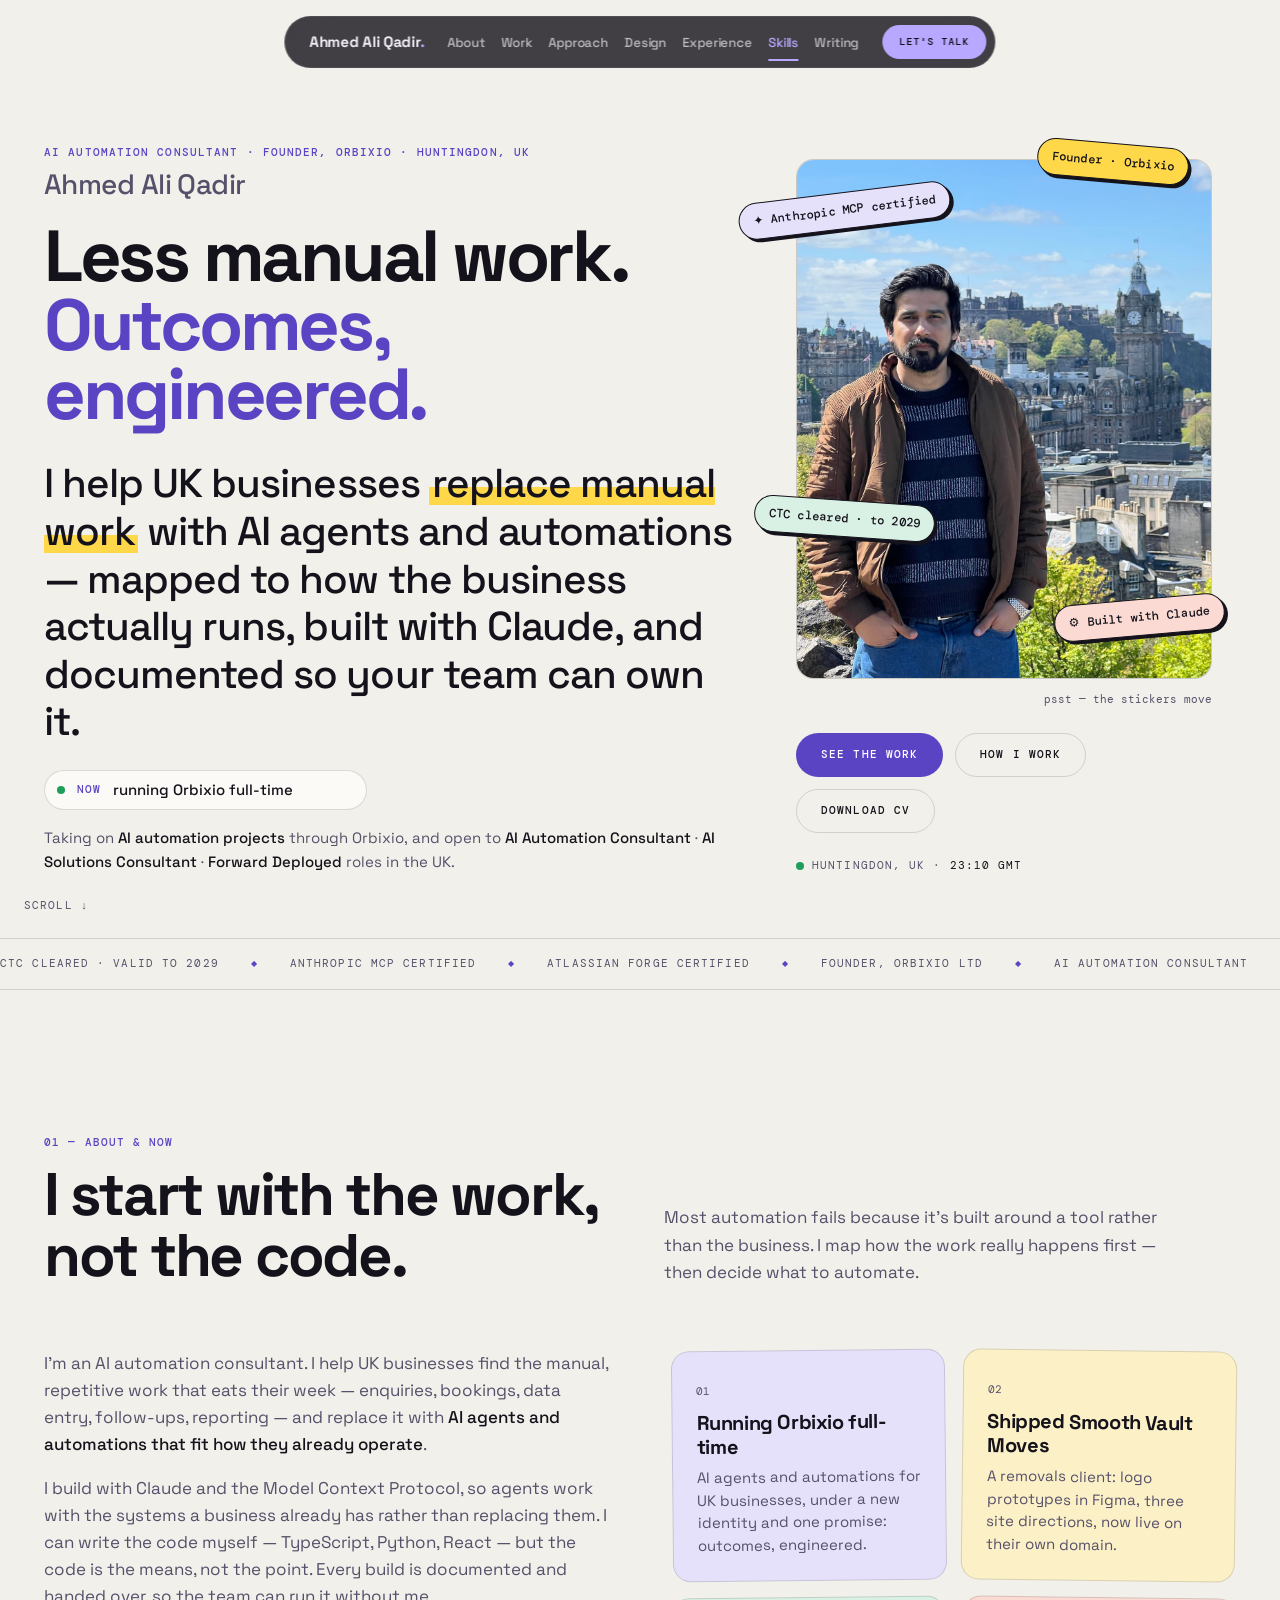
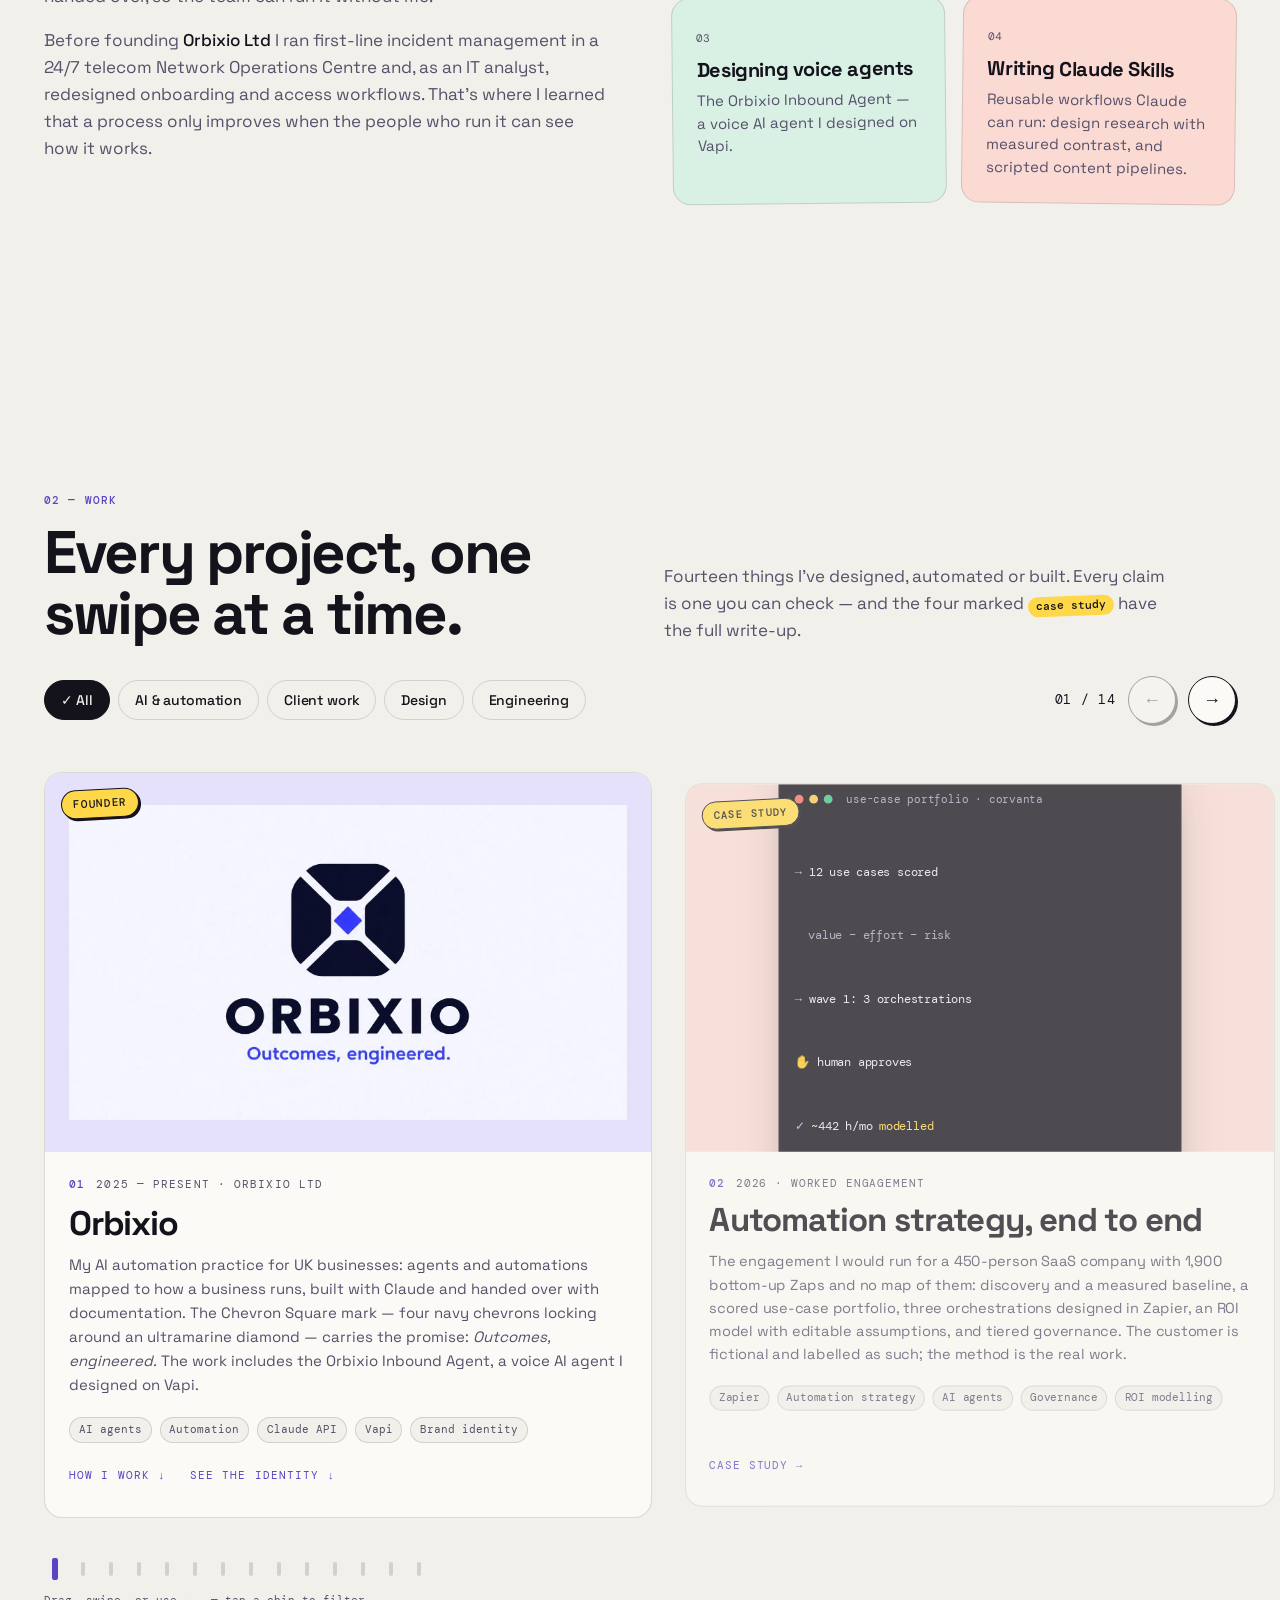
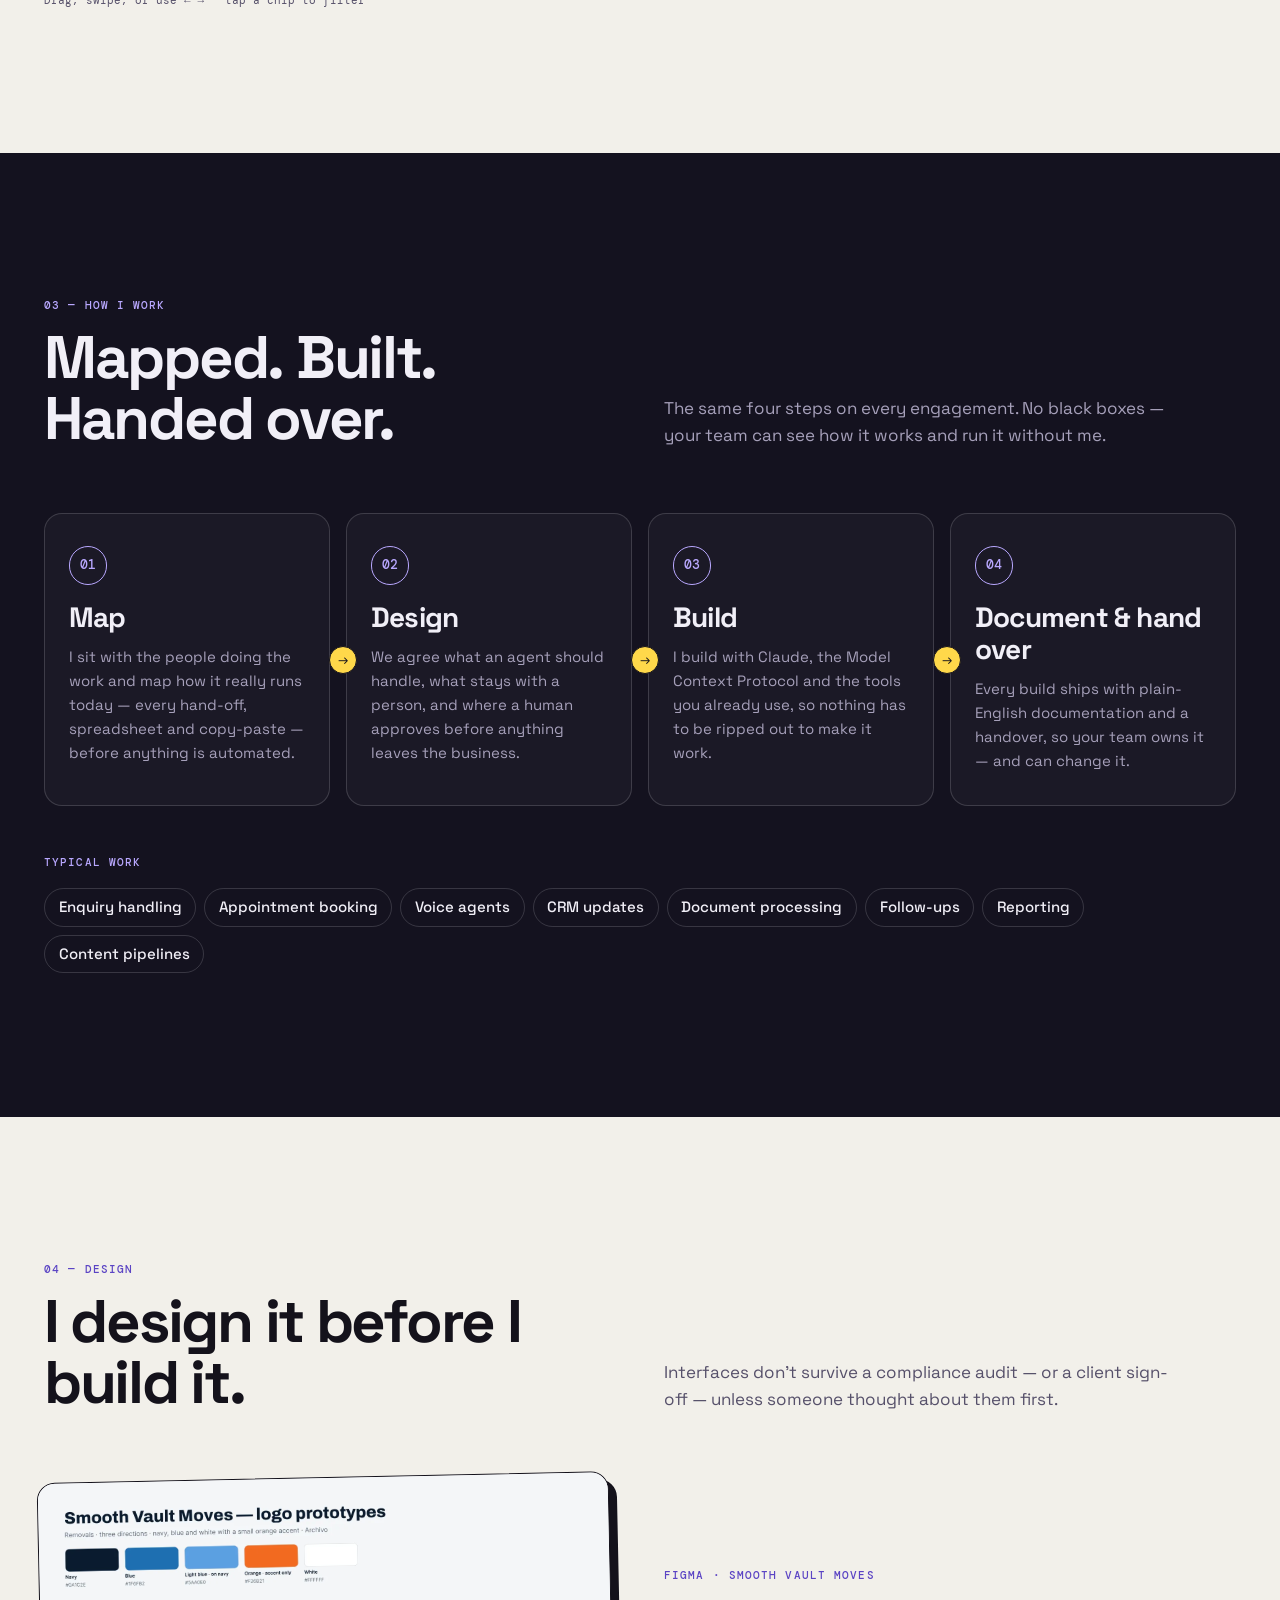
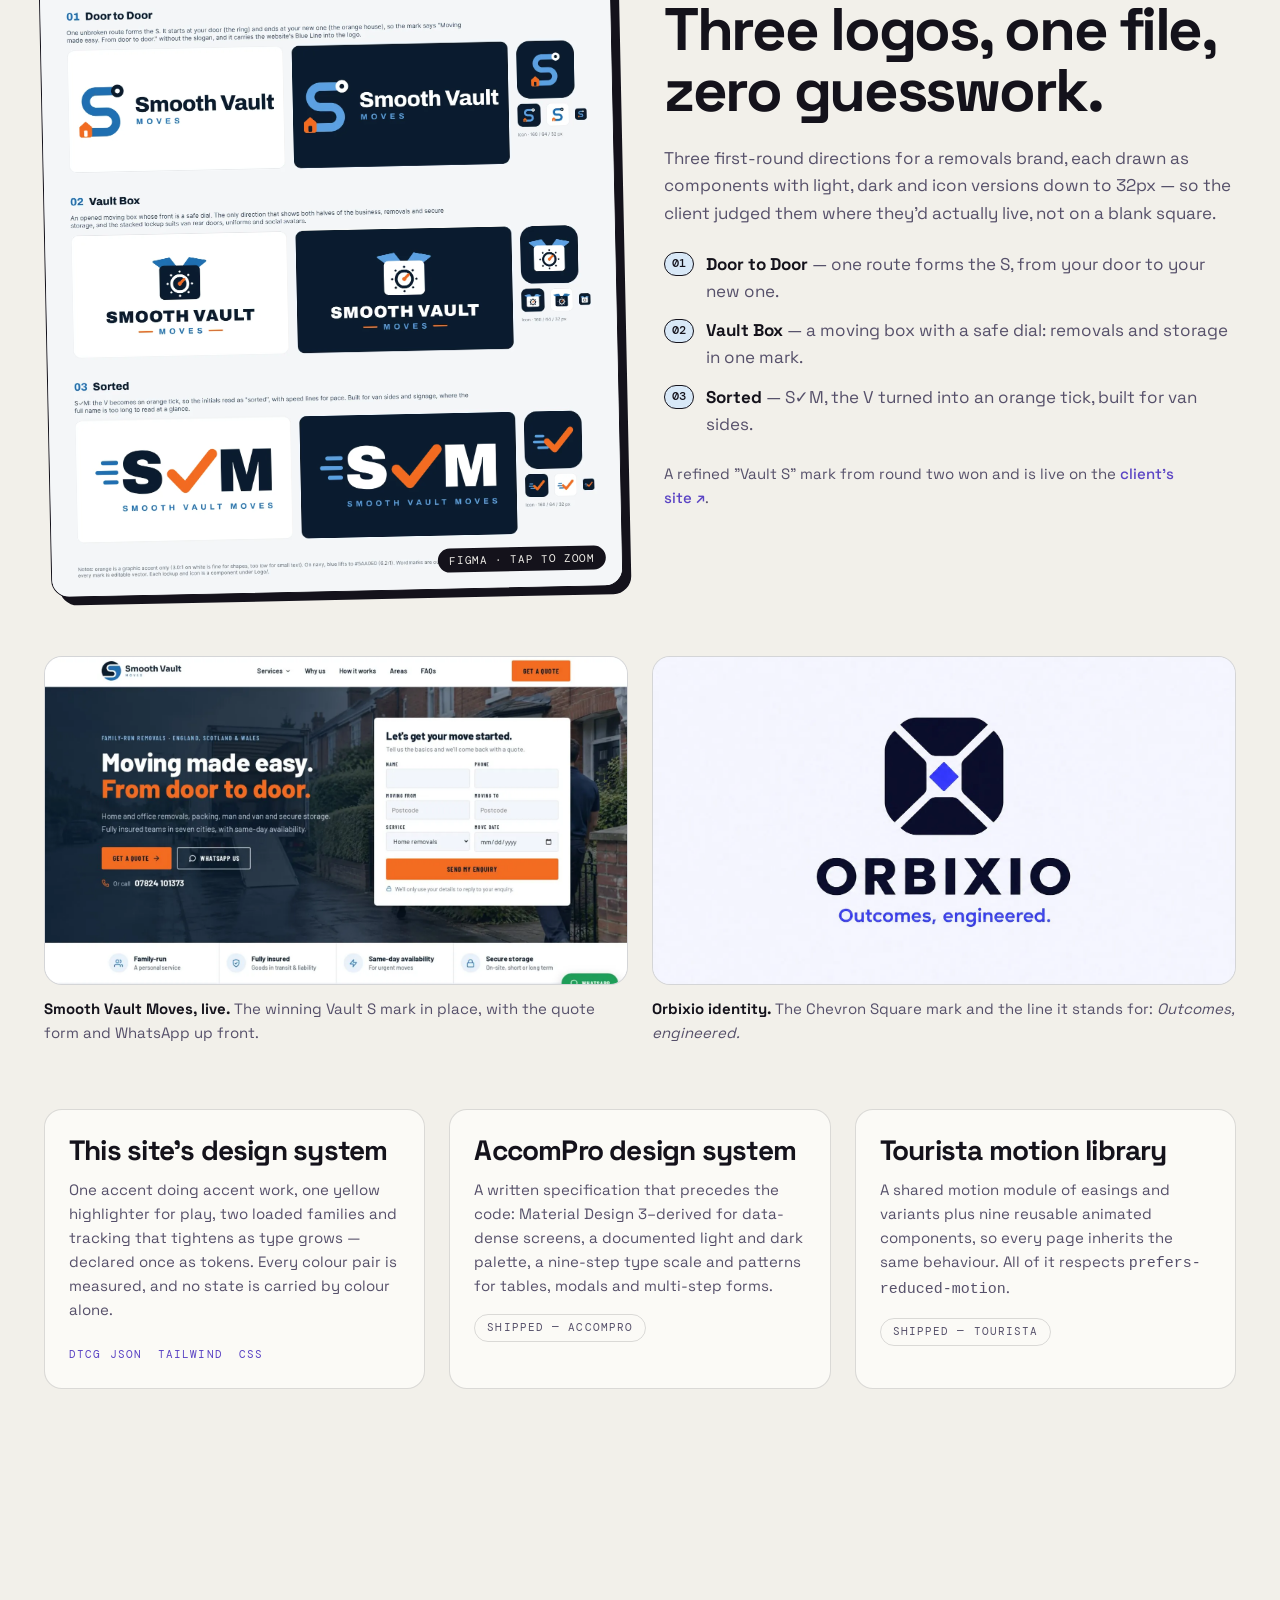
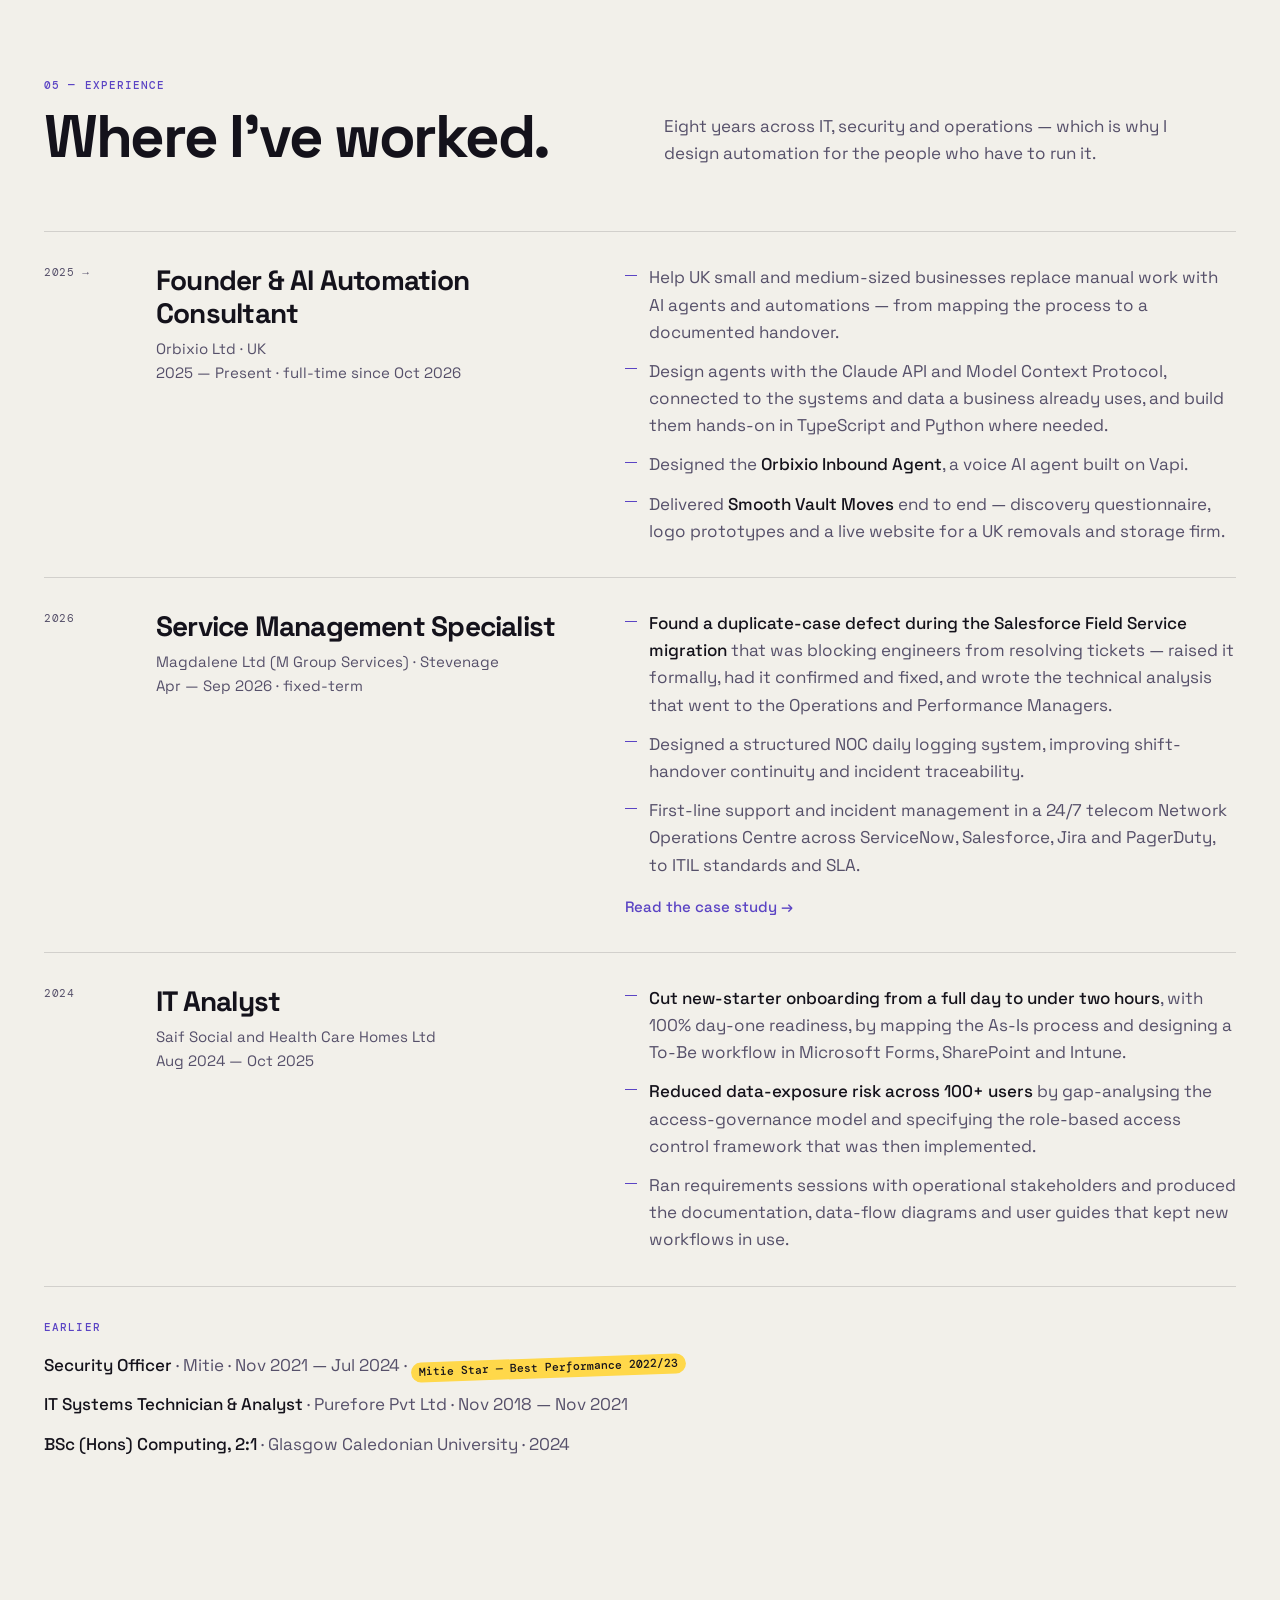
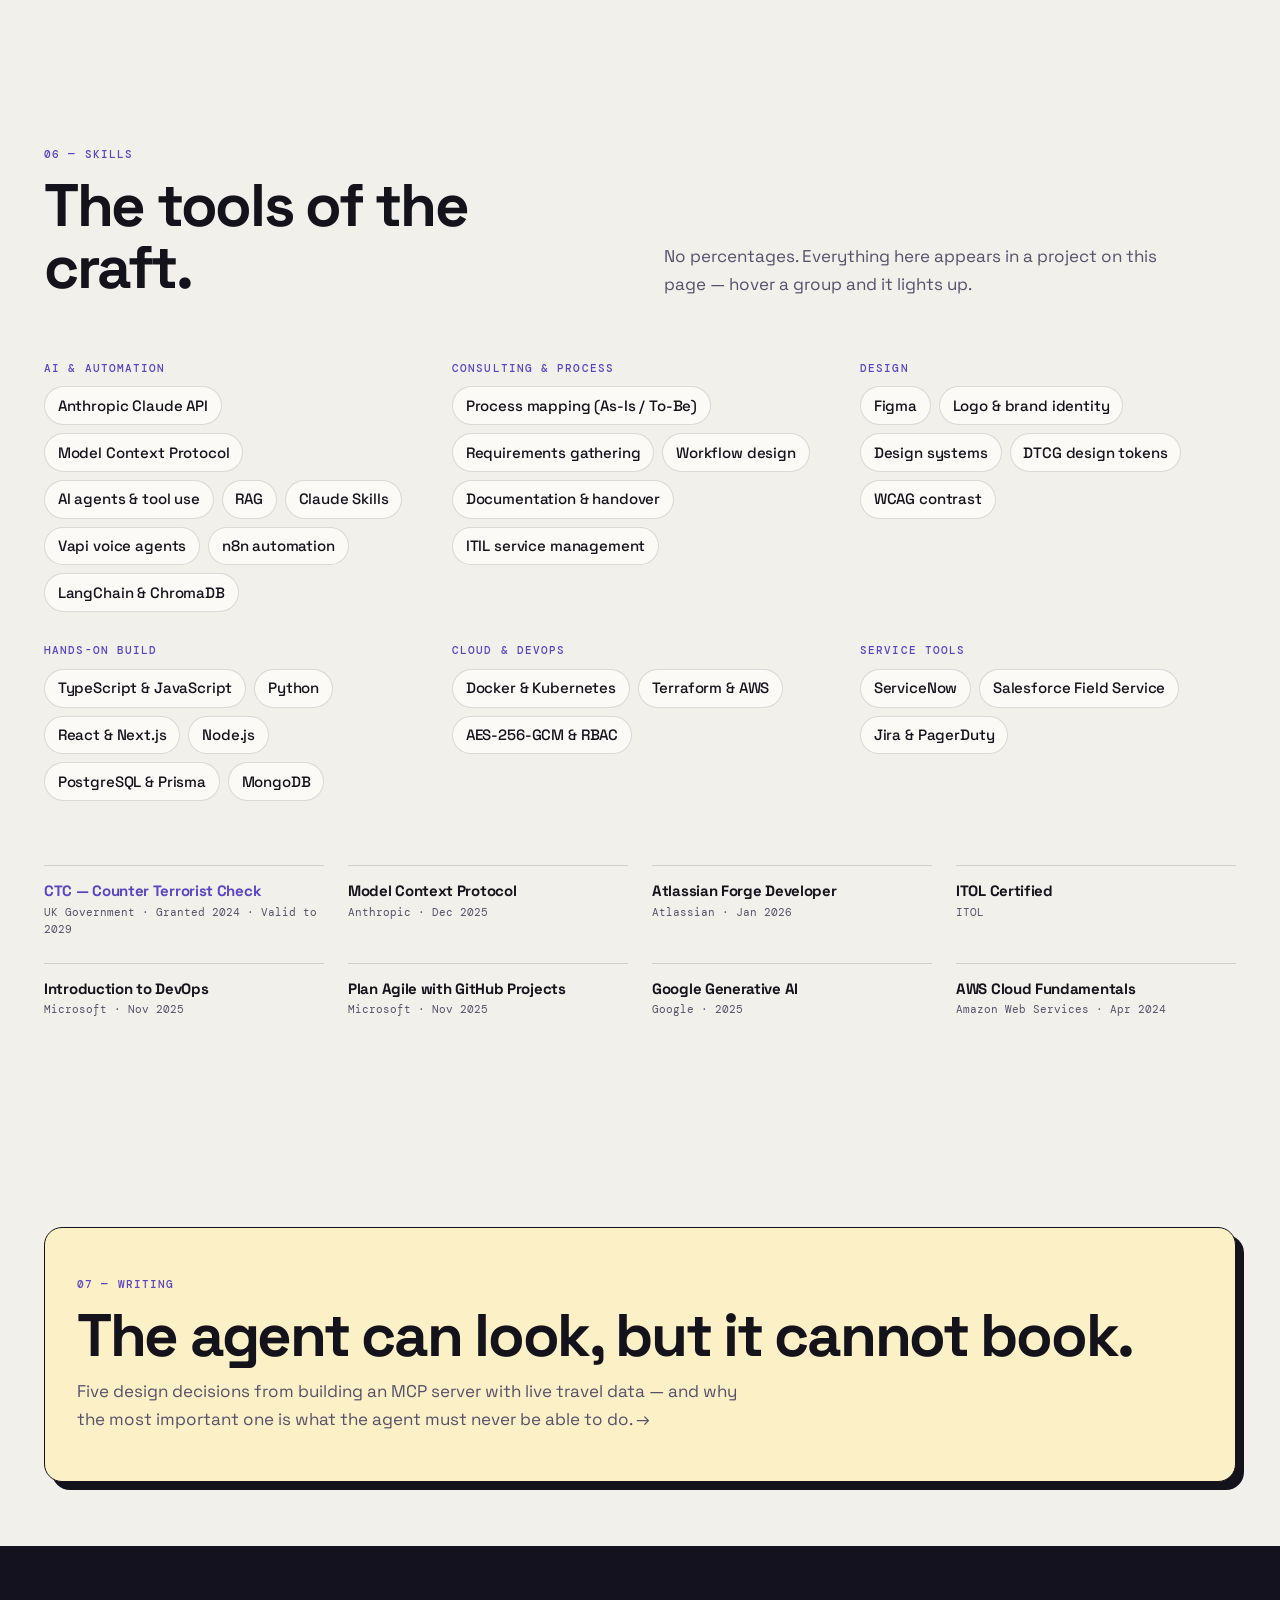
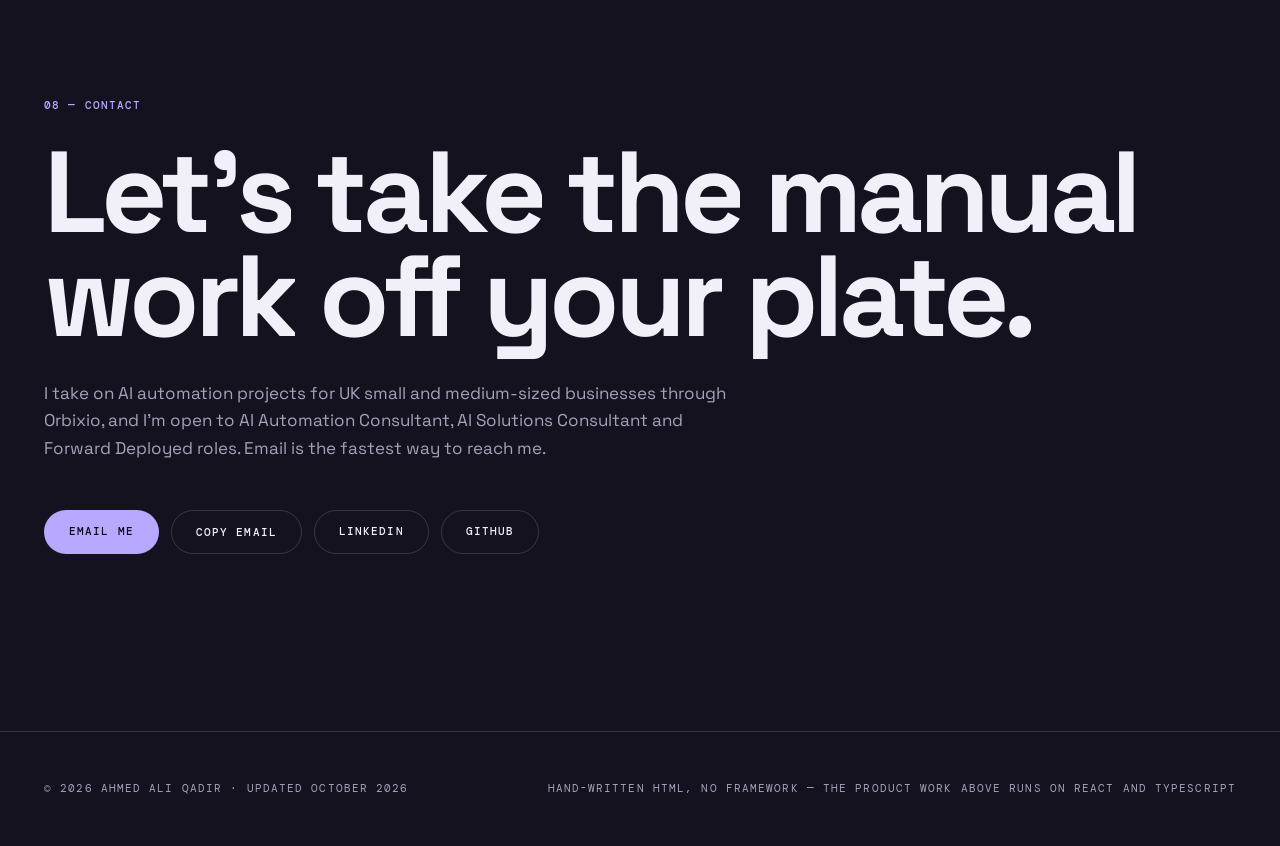
<file: index.html>
<!DOCTYPE html>
<html lang="en-GB">
<head>
  <meta charset="UTF-8">
  <meta name="viewport" content="width=device-width, initial-scale=1.0">
  <title>Ahmed Ali Qadir — AI Automation Consultant · Founder, Orbixio</title>
  <meta name="description" content="Ahmed Ali Qadir, AI Automation Consultant: AI agents and automations that replace manual work for UK businesses — built with Claude, documented for your team.">

  <meta property="og:title" content="Ahmed Ali Qadir — AI Automation Consultant">
  <meta property="og:description" content="Less manual work. Outcomes, engineered. AI agents and automations for UK businesses — built with Claude, documented so your team can own them.">
  <meta property="og:type" content="profile">
  <meta property="og:url" content="https://ahmedaliqadir.github.io/">
  <meta property="og:image" content="https://ahmedaliqadir.github.io/assets/og-image.jpg">
  <meta property="og:image:type" content="image/jpeg">
  <meta property="og:image:width" content="1200">
  <meta property="og:image:height" content="627">
  <meta property="og:image:alt" content="Ahmed Ali Qadir — AI Automation Consultant. Less manual work. Outcomes, engineered.">
  <meta property="og:site_name" content="Ahmed Ali Qadir">
  <meta property="og:locale" content="en_GB">
  <meta property="profile:first_name" content="Ahmed">
  <meta property="profile:last_name" content="Ali Qadir">
  <meta name="twitter:card" content="summary_large_image">
  <meta name="twitter:title" content="Ahmed Ali Qadir — AI Automation Consultant">
  <meta name="twitter:description" content="Less manual work. Outcomes, engineered. AI agents and automations for UK businesses, built with Claude.">
  <meta name="theme-color" content="#F2F0EA">
  <link rel="canonical" href="https://ahmedaliqadir.github.io/">
  <meta name="author" content="Ahmed Ali Qadir">
  <link rel="icon" href="data:image/svg+xml,%3Csvg xmlns=%22http://www.w3.org/2000/svg%22 viewBox=%220 0 64 64%22%3E%3Crect width=%2264%22 height=%2264%22 rx=%2214%22 fill=%22%2314121F%22/%3E%3Ctext x=%2232%22 y=%2243%22 font-family=%22Arial,sans-serif%22 font-size=%2230%22 font-weight=%22700%22 fill=%22%23FFD84A%22 text-anchor=%22middle%22%3EAQ%3C/text%3E%3C/svg%3E">
  <script type="application/ld+json">
{
  "@context": "https://schema.org",
  "@graph": [
    {
      "@type": "Person",
      "@id": "https://ahmedaliqadir.github.io/#ahmed",
      "name": "Ahmed Ali Qadir",
      "url": "https://ahmedaliqadir.github.io/",
      "image": "https://ahmedaliqadir.github.io/assets/hero/ahmed.webp",
      "jobTitle": "AI Automation Consultant",
      "description": "AI Automation Consultant helping UK businesses replace manual work with AI agents and automations, built with Claude and documented so the team can own it.",
      "worksFor": {
        "@id": "https://ahmedaliqadir.github.io/#orbixio"
      },
      "address": {
        "@type": "PostalAddress",
        "addressLocality": "Huntingdon",
        "addressRegion": "Cambridgeshire",
        "addressCountry": "GB"
      },
      "alumniOf": {
        "@type": "CollegeOrUniversity",
        "name": "Glasgow Caledonian University"
      },
      "knowsAbout": [
        "AI automation",
        "AI agents",
        "Business process automation",
        "Anthropic Claude API",
        "Model Context Protocol",
        "n8n",
        "Voice AI agents",
        "Process mapping"
      ],
      "hasCredential": [
        {
          "@type": "EducationalOccupationalCredential",
          "name": "Model Context Protocol",
          "recognizedBy": {
            "@type": "Organization",
            "name": "Anthropic"
          }
        },
        {
          "@type": "EducationalOccupationalCredential",
          "name": "Atlassian Forge Developer",
          "recognizedBy": {
            "@type": "Organization",
            "name": "Atlassian"
          }
        }
      ],
      "sameAs": [
        "https://www.linkedin.com/in/ahmedaliqadir/",
        "https://github.com/AhmedAliQadir"
      ]
    },
    {
      "@type": "Organization",
      "@id": "https://ahmedaliqadir.github.io/#orbixio",
      "name": "Orbixio Ltd",
      "slogan": "Outcomes, engineered.",
      "founder": {
        "@id": "https://ahmedaliqadir.github.io/#ahmed"
      },
      "areaServed": "GB"
    },
    {
      "@type": "WebSite",
      "@id": "https://ahmedaliqadir.github.io/#website",
      "url": "https://ahmedaliqadir.github.io/",
      "name": "Ahmed Ali Qadir — AI Automation Consultant",
      "inLanguage": "en-GB",
      "publisher": {
        "@id": "https://ahmedaliqadir.github.io/#ahmed"
      }
    }
  ]
}
  </script>

  <link rel="preconnect" href="https://fonts.googleapis.com">
  <link rel="preconnect" href="https://fonts.gstatic.com" crossorigin>
  <link href="https://fonts.googleapis.com/css2?family=Space+Grotesk:wght@400;500;700&family=DM+Mono:wght@400;500&display=swap" rel="stylesheet">
  <link rel="stylesheet" href="assets/site.css">
  <link rel="stylesheet" href="assets/home.css">
  <script>document.documentElement.classList.add('js');</script>
</head>
<body>

  <a class="skip-link" href="#main">Skip to content</a>
  <div class="progress" aria-hidden="true"><span></span></div>
  <div class="cursor" aria-hidden="true"><span class="cursor-label"></span></div>

  <header class="nav">
    <a class="nav-name" href="#main">Ahmed Ali Qadir<span>.</span></a>
    <nav aria-label="Sections">
      <ul class="nav-links">
        <li><a href="#about">About</a></li>
        <li><a href="#work">Work</a></li>
        <li><a href="#approach">Approach</a></li>
        <li><a href="#design">Design</a></li>
        <li><a href="#experience">Experience</a></li>
        <li><a href="#capabilities">Skills</a></li>
        <li><a href="blog/index.html">Writing</a></li>
      </ul>
    </nav>
    <a class="btn btn-pill-sm" href="#contact">Let's talk</a>
  </header>

  <main id="main">

    <!-- Hero -->
    <section class="hero hero-play">
      <div class="container hero-grid">
        <div>
          <p class="label rise" style="--d:0ms">AI Automation Consultant · Founder, Orbixio · Huntingdon, UK</p>
          <h1 class="hero-h1">
            <span class="hero-name" data-split>Ahmed Ali Qadir</span>
            <span class="display" data-split>Less manual work.</span>
            <span class="display display-alt" data-split>Outcomes, engineered.</span>
          </h1>
          <p class="lead lead-wide rise" style="--d:520ms">I help UK businesses <mark class="marker">replace manual work</mark>
            with AI agents and automations — mapped to how the business actually runs, built with Claude, and
            documented so your team can own it.</p>

          <p class="now-ticker rise" style="--d:580ms">
            <span class="now-dot" aria-hidden="true"></span>
            <span class="now-label">Now</span>
            <span class="now-words" aria-hidden="true">
              <span>running Orbixio full-time</span>
              <span>designing AI agents with Claude</span>
              <span>shipping client websites</span>
              <span>writing Claude Skills</span>
            </span>
            <span class="visually-hidden">Now: running Orbixio full-time, designing AI agents with Claude, shipping client websites and writing Claude Skills.</span>
          </p>

          <p class="hero-roles rise" style="--d:640ms">Taking on <strong>AI automation projects</strong> through Orbixio,
            and open to <strong>AI Automation Consultant</strong> · <strong>AI Solutions Consultant</strong> ·
            <strong>Forward Deployed</strong> roles in the UK.</p>
        </div>

        <div class="hero-meta">
          <div class="portrait-wrap rise" style="--d:640ms">
            <div class="portrait tilt">
              <picture>
                <source srcset="assets/hero/ahmed.avif" type="image/avif">
                <img src="assets/hero/ahmed.webp" width="1200" height="1600" fetchpriority="high"
                     alt="Ahmed Ali Qadir standing on Calton Hill in Edinburgh, with Edinburgh Castle and the Balmoral clock tower behind him">
              </picture>
            </div>
            <!-- Stickers: draggable on desktop, a plain wrapped row on touch -->
            <ul class="stickers" aria-label="Highlights">
              <li class="sticker s-violet" style="--x:-14%;--y:6%;--r:-7deg">✦ Anthropic MCP certified</li>
              <li class="sticker s-yellow" style="--x:58%;--y:-3%;--r:5deg">Founder · Orbixio</li>
              <li class="sticker s-mint" style="--x:-10%;--y:62%;--r:4deg">CTC cleared · to 2029</li>
              <li class="sticker s-coral" style="--x:62%;--y:80%;--r:-5deg">⚙ Built with Claude</li>
            </ul>
            <p class="drag-hint" aria-hidden="true">psst — the stickers move</p>
          </div>
          <div class="hero-actions rise" style="--d:700ms">
            <a class="btn btn-primary magnetic" href="#work">See the work</a>
            <a class="btn btn-ghost" href="#approach">How I work</a>
            <a class="btn btn-ghost" href="assets/cv/Ahmed-Ali-Qadir-CV.pdf" download="Ahmed-Ali-Qadir-CV.pdf">Download CV</a>
          </div>
          <p class="clock rise" style="--d:760ms"><span class="clock-dot" aria-hidden="true"></span>Huntingdon, UK · <time class="clock-time">GMT</time></p>
        </div>
      </div>
      <p class="scroll-hint" aria-hidden="true">Scroll ↓</p>
    </section>

    <!-- Credentials marquee -->
    <div class="marquee" aria-hidden="true">
      <div class="marquee-track">
        <span class="marquee-item">CTC cleared &middot; valid to 2029</span>
        <span class="marquee-item">Anthropic MCP certified</span>
        <span class="marquee-item">Atlassian Forge certified</span>
        <span class="marquee-item">Founder, Orbixio Ltd</span>
        <span class="marquee-item">AI Automation Consultant</span>
        <span class="marquee-item">Claude Skills author</span>
        <span class="marquee-item">BSc (Hons) Computing 2:1 — Glasgow Caledonian University</span>
        <span class="marquee-item">CTC cleared &middot; valid to 2029</span>
        <span class="marquee-item">Anthropic MCP certified</span>
        <span class="marquee-item">Atlassian Forge certified</span>
        <span class="marquee-item">Founder, Orbixio Ltd</span>
        <span class="marquee-item">AI Automation Consultant</span>
        <span class="marquee-item">Claude Skills author</span>
        <span class="marquee-item">BSc (Hons) Computing 2:1 — Glasgow Caledonian University</span>
      </div>
    </div>
    <p class="visually-hidden">Credentials: CTC cleared, valid to 2029. Anthropic MCP certified. Atlassian Forge certified.
      Founder, Orbixio Ltd. BSc (Hons) Computing 2:1, Glasgow Caledonian University.</p>

    <!-- About + Now -->
    <section class="section" id="about">
      <div class="container">
        <div class="section-head">
          <div>
            <span class="label">01 — About &amp; now</span>
            <h2 data-split>I start with the work, not the code.</h2>
          </div>
          <p>Most automation fails because it's built around a tool rather than the business. I map how the work really happens first — then decide what to automate.</p>
        </div>

        <div class="about-grid">
          <div class="prose rise">
            <p>I'm an AI automation consultant. I help UK businesses find the manual, repetitive work that eats
              their week — enquiries, bookings, data entry, follow-ups, reporting — and replace it with
              <strong>AI agents and automations that fit how they already operate</strong>.</p>
            <p>I build with Claude and the Model Context Protocol, so agents work with the systems a business
              already has rather than replacing them. I can write the code myself — TypeScript, Python, React —
              but the code is the means, not the point. Every build is documented and handed over, so the team
              can run it without me.</p>
            <p>Before founding <strong>Orbixio Ltd</strong> I ran first-line incident management in a 24/7 telecom
              Network Operations Centre and, as an IT analyst, redesigned onboarding and access workflows. That's
              where I learned that a process only improves when the people who run it can see how it works.</p>
          </div>

          <ol class="now-list" aria-label="What I'm doing now">
            <li class="now-card t-violet rise" style="--d:0ms">
              <span class="now-num">01</span>
              <h3>Running Orbixio full-time</h3>
              <p>AI agents and automations for UK businesses, under a new identity and one promise: outcomes, engineered.</p>
            </li>
            <li class="now-card t-yellow rise" style="--d:80ms">
              <span class="now-num">02</span>
              <h3>Shipped Smooth Vault Moves</h3>
              <p>A removals client: logo prototypes in Figma, three site directions, now live on their own domain.</p>
            </li>
            <li class="now-card t-mint rise" style="--d:160ms">
              <span class="now-num">03</span>
              <h3>Designing voice agents</h3>
              <p>The Orbixio Inbound Agent — a voice AI agent I designed on Vapi.</p>
            </li>
            <li class="now-card t-coral rise" style="--d:240ms">
              <span class="now-num">04</span>
              <h3>Writing Claude Skills</h3>
              <p>Reusable workflows Claude can run: design research with measured contrast, and scripted content pipelines.</p>
            </li>
          </ol>
        </div>
      </div>
    </section>

    <!-- Work slideshow -->
    <section class="section section-work" id="work">
      <span id="projects" class="anchor-alias" aria-hidden="true"></span>
      <div class="container">
        <div class="section-head">
          <div>
            <span class="label">02 — Work</span>
            <h2 data-split>Every project, one swipe at a time.</h2>
          </div>
          <p>Fourteen things I've designed, automated or built. Every claim is one you can check — and the four marked
            <span class="mini-sticker">case study</span> have the full write-up.</p>
        </div>

        <div class="work-toolbar">
          <div class="filters" role="group" aria-label="Filter projects">
            <button class="chip is-on" type="button" data-filter="all" aria-pressed="true">All</button>
            <button class="chip" type="button" data-filter="ai" aria-pressed="false">AI &amp; automation</button>
            <button class="chip" type="button" data-filter="client" aria-pressed="false">Client work</button>
            <button class="chip" type="button" data-filter="design" aria-pressed="false">Design</button>
            <button class="chip" type="button" data-filter="eng" aria-pressed="false">Engineering</button>
          </div>
          <div class="slider-controls">
            <p class="slider-count num" aria-live="polite"><span class="sc-now">01</span> / <span class="sc-all">14</span></p>
            <button class="round-btn" type="button" data-dir="-1" aria-label="Previous project">←</button>
            <button class="round-btn" type="button" data-dir="1" aria-label="Next project">→</button>
          </div>
        </div>
      </div>

      <div class="slider" data-cursor="drag">
        <div class="slider-track" tabindex="0" aria-label="Projects — use the arrow keys to move between them" role="region" aria-roledescription="carousel">

          <!-- 01 Orbixio -->
          <article class="slide" data-cat="ai design" aria-roledescription="slide">
            <div class="slide-media t-violet">
              <img src="assets/design/orbixio-endcard.webp" width="1600" height="905" loading="lazy" class="contain"
                   alt="Orbixio logo — a navy rounded square split into four chevrons around an ultramarine diamond — above the ORBIXIO wordmark and the tagline Outcomes, engineered.">
              <span class="slide-badge">Founder</span>
            </div>
            <div class="slide-body">
              <p class="slide-meta"><span class="num">01</span><span>2025 — Present · Orbixio Ltd</span></p>
              <h3>Orbixio</h3>
              <p>My AI automation practice for UK businesses: agents and automations mapped to how a business
                runs, built with Claude and handed over with documentation. The Chevron Square mark — four navy
                chevrons locking around an ultramarine diamond — carries the promise: <em>Outcomes, engineered.</em>
                The work includes the Orbixio Inbound Agent, a voice AI agent I designed on Vapi.</p>
              <ul class="tags"><li>AI agents</li><li>Automation</li><li>Claude API</li><li>Vapi</li><li>Brand identity</li></ul>
              <div class="work-links"><a href="#approach">How I work ↓</a><a href="#design">See the identity ↓</a></div>
            </div>
          </article>

          <!-- 02 Automation strategy -->
          <article class="slide" data-cat="ai" aria-roledescription="slide">
            <div class="slide-media t-coral slide-art">
              <div class="term" aria-hidden="true">
                <p class="term-bar"><i></i><i></i><i></i><span>use-case portfolio · corvanta</span></p>
                <p><b>→</b> 12 use cases scored</p>
                <p class="dim">  value − effort − risk</p>
                <p><b>→</b> wave 1: 3 orchestrations</p>
                <p><b>✋</b> human approves</p>
                <p><b>✓</b> ~442 h/mo <em>modelled</em></p>
              </div>
              <span class="slide-badge">Case study</span>
            </div>
            <div class="slide-body">
              <p class="slide-meta"><span class="num">02</span><span>2026 · Worked engagement</span></p>
              <h3><a href="case-studies/automation-strategy.html">Automation strategy, end to end</a></h3>
              <p>The engagement I would run for a 450-person SaaS company with 1,900 bottom-up Zaps and no map of
                them: discovery and a measured baseline, a scored use-case portfolio, three orchestrations designed
                in Zapier, an ROI model with editable assumptions, and tiered governance. The customer is fictional
                and labelled as such; the method is the real work.</p>
              <ul class="tags"><li>Zapier</li><li>Automation strategy</li><li>AI agents</li><li>Governance</li><li>ROI modelling</li></ul>
              <div class="work-links"><a href="case-studies/automation-strategy.html">Case study →</a></div>
            </div>
          </article>

          <!-- 03 Smooth Vault Moves -->
          <article class="slide" data-cat="client design eng" aria-roledescription="slide">
            <div class="slide-media t-sky">
              <img src="assets/screenshots/svm-site.webp" width="1600" height="1000" loading="lazy"
                   alt="Smooth Vault Moves homepage: 'Moving made easy. From door to door.' beside a quote request form">
              <span class="slide-badge">Client · live</span>
            </div>
            <div class="slide-body">
              <p class="slide-meta"><span class="num">03</span><span>2026 · Client via Orbixio</span></p>
              <h3>Smooth Vault Moves</h3>
              <p>Brand and website for a family-run UK removals and storage firm. A discovery questionnaire,
                logo prototypes in Figma, then three site directions until the client was happy — quote form,
                click-to-call and WhatsApp up front. Live on the client's own domain.</p>
              <ul class="tags"><li>Discovery</li><li>Figma</li><li>Logo design</li><li>Web build</li></ul>
              <div class="work-links"><a href="https://smoothvaultmoves.co.uk" target="_blank" rel="noopener noreferrer">Visit the site ↗</a><a href="#design">Logo prototypes ↓</a></div>
            </div>
          </article>

          <!-- 04 AccomPro -->
          <article class="slide" data-cat="eng ai" aria-roledescription="slide">
            <div class="slide-media t-violet">
              <picture>
                <source srcset="assets/screenshots/accompro-dashboard.avif" type="image/avif">
                <img src="assets/screenshots/accompro-dashboard.webp" width="1600" height="1000" loading="lazy"
                     alt="AccomPro dashboard showing tenant, property, room and occupancy statistics">
              </picture>
              <span class="slide-badge">Case study</span>
            </div>
            <div class="slide-body">
              <p class="slide-meta"><span class="num">04</span><span>2025 — Present · Solo build</span></p>
              <h3><a href="case-studies/accompro.html">AccomPro</a></h3>
              <p>A multi-tenant compliance platform for UK supported housing and social care — residents,
                properties, incidents, encrypted documents and CQC compliance inside isolated per-organisation
                workspaces. In demonstration discussions; no paying users.</p>
              <ul class="tags"><li>TypeScript</li><li>React</li><li>Node.js</li><li>PostgreSQL</li><li>Prisma</li><li>Claude API</li></ul>
              <div class="work-links"><a href="case-studies/accompro.html">Case study →</a><a href="https://github.com/AhmedAliQadir/AccomPro" target="_blank" rel="noopener noreferrer">GitHub ↗</a></div>
            </div>
          </article>

          <!-- 05 Tourista -->
          <article class="slide" data-cat="eng ai" aria-roledescription="slide">
            <div class="slide-media t-mint">
              <picture>
                <source srcset="assets/screenshots/tourista-home.avif" type="image/avif">
                <img src="assets/screenshots/tourista-home.webp" width="1600" height="1000" loading="lazy"
                     alt="Tourista home page with the heading The world awaits and a Plan My Trip with AI call to action">
              </picture>
              <span class="slide-badge">Case study</span>
            </div>
            <div class="slide-body">
              <p class="slide-meta"><span class="num">05</span><span>2026 · Orbixio Ltd</span></p>
              <h3><a href="case-studies/tourista.html">Tourista</a></h3>
              <p>One plain-English sentence becomes a costed itinerary. A Claude tool-calling agent searches live
                flights, stays and hire cars through the Duffel API plus Tourista's own tours, and streams the trip
                back as it works. The Duffel tool layer is written once and consumed twice — by the web backend and
                by a standalone MCP server.</p>
              <ul class="tags"><li>React 19</li><li>TypeScript</li><li>MongoDB</li><li>Stripe</li><li>Duffel API</li><li>MCP</li></ul>
              <div class="work-links"><a href="case-studies/tourista.html">Case study →</a><a href="https://github.com/AhmedAliQadir/Tourista" target="_blank" rel="noopener noreferrer">GitHub ↗</a></div>
            </div>
          </article>

          <!-- 06 Orbixio Studio -->
          <article class="slide" data-cat="eng ai" aria-roledescription="slide">
            <div class="slide-media t-ink slide-art">
              <div class="term" aria-hidden="true">
                <p class="term-bar"><i></i><i></i><i></i><span>claude-desktop ↔ orbixio-studio</span></p>
                <p><b>→</b> tools/list</p>
                <p class="dim">  6 tools · stdio · zod-validated</p>
                <p><b>→</b> tools/call { … }</p>
                <p class="dim">  status: <em>awaiting_approval</em></p>
                <p><b>✋</b> human approves</p>
                <p><b>✓</b> published</p>
              </div>
              <span class="slide-badge">Case study</span>
            </div>
            <div class="slide-body">
              <p class="slide-meta"><span class="num">06</span><span>2025 · TypeScript monorepo</span></p>
              <h3><a href="case-studies/orbixio-studio.html">Orbixio Studio</a></h3>
              <p>A platform with no interface of its own — Claude Desktop is the client. Six MCP tools over stdio,
                zod-validated structured output, and an approval gate enforced at protocol level rather than by
                convention. Nothing moves downstream until a human approves it.</p>
              <ul class="tags"><li>TypeScript</li><li>MCP SDK</li><li>Anthropic SDK</li><li>Prisma</li><li>PostgreSQL</li><li>zod</li></ul>
              <div class="work-links"><a href="case-studies/orbixio-studio.html">Case study →</a><a href="https://github.com/AhmedAliQadir/orbixio-studio" target="_blank" rel="noopener noreferrer">GitHub ↗</a></div>
            </div>
          </article>

          <!-- 07 dribbble-design-inspiration -->
          <article class="slide" data-cat="ai design" aria-roledescription="slide">
            <div class="slide-media t-yellow slide-art">
              <div class="swatches" aria-hidden="true">
                <span style="--c:#14121B">#14121B <em>16.28:1</em></span>
                <span style="--c:#5B44C4">#5B44C4 <em>6.00:1</em></span>
                <span style="--c:#FFD84A" class="light">#FFD84A <em>13.40:1</em></span>
                <span style="--c:#F2F0EA" class="light">#F2F0EA <em>ground</em></span>
                <p class="swatch-note">search → analyse → curate → synthesise</p>
              </div>
              <span class="slide-badge">Claude Skill</span>
            </div>
            <div class="slide-body">
              <p class="slide-meta"><span class="num">07</span><span>2026 · v2.0</span></p>
              <h3>dribbble-design-inspiration</h3>
              <p>My design-research workflow, packaged so Claude can run it: gallery discovery through search
                indexes, a versioned moodboard schema, a buildable brief with tokens in CSS → W3C DTCG JSON →
                Tailwind, and bundled scripts that measure palette and WCAG contrast instead of guessing. The
                colours on this page went through it.</p>
              <ul class="tags"><li>Claude Skills</li><li>Python</li><li>WCAG 2.x</li><li>DTCG tokens</li></ul>
            </div>
          </article>

          <!-- 08 Content automation -->
          <article class="slide" data-cat="ai" aria-roledescription="slide">
            <div class="slide-media t-coral slide-art">
              <div class="flow" aria-hidden="true">
                <span class="flow-step">Claude Skill<em>writes the script</em></span>
                <span class="flow-arrow">↓</span>
                <span class="flow-step">ElevenLabs<em>records the voiceover</em></span>
                <span class="flow-arrow">↓</span>
                <span class="flow-step">Creatomate<em>renders the edit</em></span>
                <span class="flow-tag">orchestrated in n8n</span>
              </div>
              <span class="slide-badge">Automation</span>
            </div>
            <div class="slide-body">
              <p class="slide-meta"><span class="num">08</span><span>n8n + Claude Skill</span></p>
              <h3>Content automation pipeline</h3>
              <p>An n8n workflow that chains the steps from script to voiced edit — ElevenLabs for voiceover,
                Creatomate for rendering. The scripts come from Youtube-Faceless-skill,
                a Claude Skill I wrote for three formats: educational explainers, documentary storytelling and
                true crime.</p>
              <ul class="tags"><li>n8n</li><li>ElevenLabs</li><li>Creatomate</li><li>Claude Skills</li></ul>
            </div>
          </article>

          <!-- 09 HMRC -->
          <article class="slide" data-cat="eng ai" aria-roledescription="slide">
            <div class="slide-media t-sky">
              <picture>
                <source srcset="assets/screenshots/hmrc-analyser.avif" type="image/avif">
                <img src="assets/screenshots/hmrc-analyser.webp" width="1600" height="1000" loading="lazy"
                     alt="HMRC Tax Analyser screen summarising income tax and National Insurance by tax year">
              </picture>
            </div>
            <div class="slide-body">
              <p class="slide-meta"><span class="num">09</span><span>Side build · Claude vision</span></p>
              <h3><a href="https://github.com/AhmedAliQadir/hmrc-tax-analyser" target="_blank" rel="noopener noreferrer">HMRC Tax Analyser</a></h3>
              <p>Upload a payslip, P60 or a screenshot of HMRC's payments page and get income tax and National
                Insurance across five tax years. Claude reads the documents; the arithmetic is deterministic
                TypeScript against an official rates table.</p>
              <ul class="tags"><li>TypeScript</li><li>Claude vision</li><li>Deterministic maths</li></ul>
              <div class="work-links"><a href="https://github.com/AhmedAliQadir/hmrc-tax-analyser" target="_blank" rel="noopener noreferrer">GitHub ↗</a></div>
            </div>
          </article>

          <!-- 10 Support Portal -->
          <article class="slide" data-cat="eng" aria-roledescription="slide">
            <div class="slide-media t-violet">
              <picture>
                <source srcset="assets/screenshots/support-portal.avif" type="image/avif">
                <img src="assets/screenshots/support-portal.webp" width="1600" height="1013" loading="lazy"
                     alt="Support Portal staff login and online forms for supported-housing workers">
              </picture>
            </div>
            <div class="slide-body">
              <p class="slide-meta"><span class="num">10</span><span>Supported housing</span></p>
              <h3><a href="https://github.com/AhmedAliQadir/support-portal" target="_blank" rel="noopener noreferrer">Support Portal</a></h3>
              <p>Staff login portal for supported-housing workers — authenticated online forms with PDF
                export.</p>
              <ul class="tags"><li>Next.js</li><li>NextAuth</li><li>Prisma</li></ul>
              <div class="work-links"><a href="https://github.com/AhmedAliQadir/support-portal" target="_blank" rel="noopener noreferrer">GitHub ↗</a></div>
            </div>
          </article>

          <!-- 11 Jarvis Finance -->
          <article class="slide" data-cat="eng ai" aria-roledescription="slide">
            <div class="slide-media t-ink slide-art">
              <div class="term" aria-hidden="true">
                <p class="term-bar"><i></i><i></i><i></i><span>jarvis</span></p>
                <p><b>$</b> jarvis ingest statement.csv</p>
                <p class="dim">  categorising transactions with AI…</p>
                <p><b>you</b> what did I spend on food?</p>
                <p class="dim">  totals by category and month</p>
                <p><b>you</b> and my tax position?</p>
                <p class="dim">  UK bands · personal allowance</p>
              </div>
            </div>
            <div class="slide-body">
              <p class="slide-meta"><span class="num">11</span><span>CLI · Python</span></p>
              <h3><a href="https://github.com/AhmedAliQadir/jarvis-finance" target="_blank" rel="noopener noreferrer">Jarvis Finance</a></h3>
              <p>Personal finance CLI — bank statement ingestion, AI transaction categorisation and UK tax
                calculations behind a conversational interface.</p>
              <ul class="tags"><li>Python</li><li>LLM categorisation</li><li>UK tax</li></ul>
              <div class="work-links"><a href="https://github.com/AhmedAliQadir/jarvis-finance" target="_blank" rel="noopener noreferrer">GitHub ↗</a></div>
            </div>
          </article>

          <!-- 12 RAG -->
          <article class="slide" data-cat="ai" aria-roledescription="slide">
            <div class="slide-media t-mint slide-art">
              <div class="rag" aria-hidden="true">
                <span class="rag-doc">PDF</span><span class="rag-doc">DOCX</span><span class="rag-doc">TXT</span>
                <span class="rag-arrow">↓ embed</span>
                <span class="rag-db">ChromaDB</span>
                <span class="rag-arrow">↓ retrieve</span>
                <span class="rag-ans">grounded answer + sources</span>
              </div>
            </div>
            <div class="slide-body">
              <p class="slide-meta"><span class="num">12</span><span>AI · Retrieval</span></p>
              <h3>RAG Document Assistant</h3>
              <p>Document-querying assistant using LangChain, ChromaDB and HuggingFace embeddings for grounded
                question answering over private documents.</p>
              <ul class="tags"><li>LangChain</li><li>ChromaDB</li><li>HuggingFace</li></ul>
            </div>
          </article>

          <!-- 13 DevOps -->
          <article class="slide" data-cat="eng" aria-roledescription="slide">
            <div class="slide-media t-sky slide-art">
              <div class="stack" aria-hidden="true">
                <span>Terraform</span><span>Kubernetes</span><span>Docker</span><span>Node.js API</span><span>Prometheus · Grafana</span>
              </div>
            </div>
            <div class="slide-body">
              <p class="slide-meta"><span class="num">13</span><span>Infrastructure</span></p>
              <h3><a href="https://github.com/AhmedAliQadir/DevOps" target="_blank" rel="noopener noreferrer">DevOps Reference Stack</a></h3>
              <p>A Node.js API deployed through Docker and Kubernetes with Terraform provisioning and a
                Prometheus/Grafana observability stack.</p>
              <ul class="tags"><li>Docker</li><li>Kubernetes</li><li>Terraform</li><li>Grafana</li></ul>
              <div class="work-links"><a href="https://github.com/AhmedAliQadir/DevOps" target="_blank" rel="noopener noreferrer">GitHub ↗</a></div>
            </div>
          </article>

          <!-- 14 Tour Booking Platform -->
          <article class="slide" data-cat="eng" aria-roledescription="slide">
            <div class="slide-media t-yellow slide-art">
              <div class="grad" aria-hidden="true">
                <span class="grad-cap">🎓</span>
                <p>BSc (Hons) Computing<br><strong>Honours project</strong></p>
                <p class="dim">Research ethics approved</p>
              </div>
            </div>
            <div class="slide-body">
              <p class="slide-meta"><span class="num">14</span><span>2024 · Glasgow Caledonian University</span></p>
              <h3>Tour Booking Platform</h3>
              <p>Secure tour booking web application, my final-year honours project, taken through university
                research ethics approval. Originally also named Tourista — unrelated to the 2026 Orbixio
                platform above.</p>
              <ul class="tags"><li>Secure web app</li><li>Honours project</li></ul>
            </div>
          </article>

        </div>
      </div>

      <div class="container">
        <div class="ticks" aria-hidden="true"></div>
        <p class="slider-hint" aria-hidden="true">Drag, swipe, or use ← → — tap a chip to filter</p>
      </div>
    </section>

    <!-- Approach — inverted -->
    <section class="section invert" id="approach">
      <div class="container">
        <div class="section-head">
          <div>
            <span class="label">03 — How I work</span>
            <h2 data-split>Mapped. Built. Handed over.</h2>
          </div>
          <p>The same four steps on every engagement. No black boxes — your team can see how it works and run it
            without me.</p>
        </div>

        <ol class="steps">
          <li class="step rise" style="--d:0ms">
            <span class="step-num">01</span>
            <h3>Map</h3>
            <p>I sit with the people doing the work and map how it really runs today — every hand-off,
              spreadsheet and copy-paste — before anything is automated.</p>
          </li>
          <li class="step rise" style="--d:80ms">
            <span class="step-num">02</span>
            <h3>Design</h3>
            <p>We agree what an agent should handle, what stays with a person, and where a human approves before
              anything leaves the business.</p>
          </li>
          <li class="step rise" style="--d:160ms">
            <span class="step-num">03</span>
            <h3>Build</h3>
            <p>I build with Claude, the Model Context Protocol and the tools you already use, so nothing has to
              be ripped out to make it work.</p>
          </li>
          <li class="step rise" style="--d:240ms">
            <span class="step-num">04</span>
            <h3>Document &amp; hand over</h3>
            <p>Every build ships with plain-English documentation and a handover, so your team owns it — and can
              change it.</p>
          </li>
        </ol>

        <div class="typical rise">
          <p class="label">Typical work</p>
          <ul class="typical-list">
            <li>Enquiry handling</li><li>Appointment booking</li><li>Voice agents</li><li>CRM updates</li>
            <li>Document processing</li><li>Follow-ups</li><li>Reporting</li><li>Content pipelines</li>
          </ul>
        </div>
      </div>
    </section>

    <!-- Design -->
    <section class="section" id="design">
      <div class="container">
        <div class="section-head">
          <div>
            <span class="label">04 — Design</span>
            <h2 data-split>I design it before I build it.</h2>
          </div>
          <p>Interfaces don't survive a compliance audit — or a client sign-off — unless someone thought about them first.</p>
        </div>

        <div class="design-feature rise">
          <button class="zoom" type="button" data-zoom="assets/design/svm-logo-board.webp"
                  data-alt="Smooth Vault Moves logo prototypes board from Figma: three directions — Door to Door, Vault Box and Sorted — each on white, on navy and as app icons, with the brand palette at the top"
                  data-cursor="zoom" aria-label="Open the full Figma logo board">
            <img src="assets/design/svm-logo-board.webp" width="1584" height="2005" loading="lazy"
                 alt="Smooth Vault Moves logo prototypes board from Figma, showing three logo directions">
            <span class="zoom-tag">Figma · tap to zoom</span>
          </button>
          <div class="design-copy">
            <span class="label">Figma · Smooth Vault Moves</span>
            <h3>Three logos, one file, zero guesswork.</h3>
            <p>Three first-round directions for a removals brand, each drawn as components with light, dark and
              icon versions down to 32px — so the client judged them where they'd actually live, not on a blank
              square.</p>
            <ol class="concepts">
              <li><strong>Door to Door</strong> — one route forms the S, from your door to your new one.</li>
              <li><strong>Vault Box</strong> — a moving box with a safe dial: removals and storage in one mark.</li>
              <li><strong>Sorted</strong> — S✓M, the V turned into an orange tick, built for van sides.</li>
            </ol>
            <p class="note">A refined "Vault S" mark from round two won and is live on the
              <a href="https://smoothvaultmoves.co.uk" target="_blank" rel="noopener noreferrer">client's site ↗</a>.</p>
          </div>
        </div>

        <div class="design-pair">
          <figure class="design-tile rise">
            <button class="zoom" type="button" data-zoom="assets/screenshots/svm-site.webp"
                    data-alt="Smooth Vault Moves homepage: the Vault S logo, the headline Moving made easy. From door to door., and a quote request form"
                    data-cursor="zoom" aria-label="Open the Smooth Vault Moves homepage">
              <img src="assets/screenshots/svm-site.webp" width="1600" height="1000" loading="lazy"
                   alt="Smooth Vault Moves homepage with the Vault S logo and a quote request form">
            </button>
            <figcaption><strong>Smooth Vault Moves, live.</strong> The winning Vault S mark in place, with the quote form and WhatsApp up front.</figcaption>
          </figure>
          <figure class="design-tile rise" style="--d:80ms">
            <button class="zoom" type="button" data-zoom="assets/design/orbixio-endcard.webp"
                    data-alt="Orbixio logo — a navy rounded square split into four chevrons around an ultramarine diamond — above the ORBIXIO wordmark and the tagline Outcomes, engineered."
                    data-cursor="zoom" aria-label="Open the Orbixio logo">
              <img src="assets/design/orbixio-endcard.webp" width="1600" height="905" loading="lazy"
                   alt="Orbixio logo and wordmark with the tagline Outcomes, engineered.">
            </button>
            <figcaption><strong>Orbixio identity.</strong> The Chevron Square mark and the line it stands for: <em>Outcomes, engineered.</em></figcaption>
          </figure>
        </div>

        <div class="card-grid design-cards">
          <article class="card rise">
            <h3>This site's design system</h3>
            <p>One accent doing accent work, one yellow highlighter for play, two loaded families and tracking
              that tightens as type grows — declared once as tokens. Every colour pair is measured, and no state
              is carried by colour alone.</p>
            <div class="card-links">
              <a href="assets/tokens/design-tokens.json">DTCG JSON</a>
              <a href="assets/tokens/tailwind.config.js">Tailwind</a>
              <a href="assets/site.css">CSS</a>
            </div>
          </article>
          <article class="card rise">
            <h3>AccomPro design system</h3>
            <p>A written specification that precedes the code: Material Design 3–derived for data-dense
              screens, a documented light and dark palette, a nine-step type scale and patterns for tables,
              modals and multi-step forms.</p>
            <span class="card-note">Shipped — AccomPro</span>
          </article>
          <article class="card rise">
            <h3>Tourista motion library</h3>
            <p>A shared motion module of easings and variants plus nine reusable animated components, so every
              page inherits the same behaviour. All of it respects <code>prefers-reduced-motion</code>.</p>
            <span class="card-note">Shipped — Tourista</span>
          </article>
        </div>
      </div>
    </section>

    <!-- Experience -->
    <section class="section" id="experience">
      <div class="container">
        <div class="section-head">
          <div>
            <span class="label">05 — Experience</span>
            <h2 data-split>Where I've worked.</h2>
          </div>
          <p>Eight years across IT, security and operations — which is why I design automation for the
            people who have to run it.</p>
        </div>

        <div class="exp-row rise">
          <p class="num">2025 →</p>
          <div>
            <h3 class="exp-role">Founder &amp; AI Automation Consultant</h3>
            <p class="exp-org">Orbixio Ltd · UK<br>2025 — Present · full-time since Oct 2026</p>
          </div>
          <div class="exp-body">
            <ul>
              <li>Help UK small and medium-sized businesses replace manual work with AI agents and
                automations — from mapping the process to a documented handover.</li>
              <li>Design agents with the Claude API and Model Context Protocol, connected to the systems and
                data a business already uses, and build them hands-on in TypeScript and Python where needed.</li>
              <li>Designed the <strong>Orbixio Inbound Agent</strong>, a voice AI agent built on Vapi.</li>
              <li>Delivered <strong>Smooth Vault Moves</strong> end to end — discovery questionnaire, logo
                prototypes and a live website for a UK removals and storage firm.</li>
            </ul>
          </div>
        </div>

        <div class="exp-row rise">
          <p class="num">2026</p>
          <div>
            <h3 class="exp-role">Service Management Specialist</h3>
            <p class="exp-org">Magdalene Ltd (M Group Services) · Stevenage<br>Apr — Sep 2026 · fixed-term</p>
          </div>
          <div class="exp-body">
            <ul>
              <li><strong>Found a duplicate-case defect during the Salesforce Field Service migration</strong>
                that was blocking engineers from resolving tickets — raised it formally, had it confirmed and
                fixed, and wrote the technical analysis that went to the Operations and Performance Managers.</li>
              <li>Designed a structured NOC daily logging system, improving shift-handover continuity and
                incident traceability.</li>
              <li>First-line support and incident management in a 24/7 telecom Network Operations Centre across
                ServiceNow, Salesforce, Jira and PagerDuty, to ITIL standards and SLA.</li>
            </ul>
            <a class="exp-link" href="case-studies/salesforce-duplicate-cases.html">Read the case study →</a>
          </div>
        </div>

        <div class="exp-row rise">
          <p class="num">2024</p>
          <div>
            <h3 class="exp-role">IT Analyst</h3>
            <p class="exp-org">Saif Social and Health Care Homes Ltd<br>Aug 2024 — Oct 2025</p>
          </div>
          <div class="exp-body">
            <ul>
              <li><strong>Cut new-starter onboarding from a full day to under two hours</strong>, with 100%
                day-one readiness, by mapping the As-Is process and designing a To-Be workflow in Microsoft
                Forms, SharePoint and Intune.</li>
              <li><strong>Reduced data-exposure risk across 100+ users</strong> by gap-analysing the
                access-governance model and specifying the role-based access control framework that was then
                implemented.</li>
              <li>Ran requirements sessions with operational stakeholders and produced the documentation,
                data-flow diagrams and user guides that kept new workflows in use.</li>
            </ul>
          </div>
        </div>

        <div class="exp-earlier rise">
          <p class="label">Earlier</p>
          <ul>
            <li><strong>Security Officer</strong> · Mitie · Nov 2021 — Jul 2024 · <span class="mini-sticker">Mitie Star — Best Performance 2022/23</span></li>
            <li><strong>IT Systems Technician &amp; Analyst</strong> · Purefore Pvt Ltd · Nov 2018 — Nov 2021</li>
            <li><strong>BSc (Hons) Computing, 2:1</strong> · Glasgow Caledonian University · 2024</li>
          </ul>
        </div>
      </div>
    </section>

    <!-- Capabilities -->
    <section class="section" id="capabilities">
      <div class="container">
        <div class="section-head">
          <div>
            <span class="label">06 — Skills</span>
            <h2 data-split>The tools of the craft.</h2>
          </div>
          <p>No percentages. Everything here appears in a project on this page — hover a group and it lights up.</p>
        </div>

        <div class="cap-groups cap-groups-3">
          <div class="cap-group rise">
            <h3 class="cap-group-title">AI &amp; automation</h3>
            <ul class="pill-list">
              <li>Anthropic Claude API</li><li>Model Context Protocol</li><li>AI agents &amp; tool use</li>
              <li>RAG</li><li>Claude Skills</li><li>Vapi voice agents</li><li>n8n automation</li><li>LangChain &amp; ChromaDB</li>
            </ul>
          </div>
          <div class="cap-group rise">
            <h3 class="cap-group-title">Consulting &amp; process</h3>
            <ul class="pill-list">
              <li>Process mapping (As-Is / To-Be)</li><li>Requirements gathering</li><li>Workflow design</li>
              <li>Documentation &amp; handover</li><li>ITIL service management</li>
            </ul>
          </div>
          <div class="cap-group rise">
            <h3 class="cap-group-title">Design</h3>
            <ul class="pill-list">
              <li>Figma</li><li>Logo &amp; brand identity</li><li>Design systems</li>
              <li>DTCG design tokens</li><li>WCAG contrast</li>
            </ul>
          </div>
          <div class="cap-group rise">
            <h3 class="cap-group-title">Hands-on build</h3>
            <ul class="pill-list">
              <li>TypeScript &amp; JavaScript</li><li>Python</li><li>React &amp; Next.js</li>
              <li>Node.js</li><li>PostgreSQL &amp; Prisma</li><li>MongoDB</li>
            </ul>
          </div>
          <div class="cap-group rise">
            <h3 class="cap-group-title">Cloud &amp; DevOps</h3>
            <ul class="pill-list">
              <li>Docker &amp; Kubernetes</li><li>Terraform &amp; AWS</li><li>AES-256-GCM &amp; RBAC</li>
            </ul>
          </div>
          <div class="cap-group rise">
            <h3 class="cap-group-title">Service tools</h3>
            <ul class="pill-list">
              <li>ServiceNow</li><li>Salesforce Field Service</li><li>Jira &amp; PagerDuty</li>
            </ul>
          </div>
        </div>

        <div class="cert-grid" style="margin-top:var(--s16)">
          <div class="cert cert-flag rise"><h3>CTC — Counter Terrorist Check</h3><p>UK Government · Granted 2024 · Valid to 2029</p></div>
          <div class="cert rise"><h3>Model Context Protocol</h3><p>Anthropic · Dec 2025</p></div>
          <div class="cert rise"><h3>Atlassian Forge Developer</h3><p>Atlassian · Jan 2026</p></div>
          <div class="cert rise"><h3>ITOL Certified</h3><p>ITOL</p></div>
          <div class="cert rise"><h3>Introduction to DevOps</h3><p>Microsoft · Nov 2025</p></div>
          <div class="cert rise"><h3>Plan Agile with GitHub Projects</h3><p>Microsoft · Nov 2025</p></div>
          <div class="cert rise"><h3>Google Generative AI</h3><p>Google · 2025</p></div>
          <div class="cert rise"><h3>AWS Cloud Fundamentals</h3><p>Amazon Web Services · Apr 2024</p></div>
        </div>
      </div>
    </section>

    <!-- Writing -->
    <section class="section section-tight" id="writing">
      <div class="container">
        <a class="writing-card rise" href="blog/the-agent-can-look-but-it-cannot-book.html">
          <span class="label">07 — Writing</span>
          <span class="writing-title">The agent can look, but it cannot book.</span>
          <span class="writing-sub">Five design decisions from building an MCP server with live travel data — and why the most important one is what the agent must never be able to do. →</span>
        </a>
      </div>
    </section>

    <!-- Contact — inverted -->
    <section class="section invert" id="contact">
      <div class="container">
        <span class="label">08 — Contact</span>
        <h2 class="display" data-split style="margin-block:var(--s6) var(--s8)">Let's take the manual work off your plate.</h2>
        <p class="prose">I take on AI automation projects for UK small and medium-sized businesses through Orbixio,
          and I'm open to AI Automation Consultant, AI Solutions Consultant and Forward Deployed roles. Email is
          the fastest way to reach me.</p>
        <div class="contact-actions">
          <a class="btn btn-primary magnetic" href="mailto:ahmedaliqadir95@gmail.com">Email me</a>
          <button class="btn btn-ghost copy-email" type="button" data-email="ahmedaliqadir95@gmail.com">Copy email</button>
          <a class="btn btn-ghost" href="https://www.linkedin.com/in/ahmedaliqadir/" target="_blank" rel="noopener noreferrer">LinkedIn</a>
          <a class="btn btn-ghost" href="https://github.com/AhmedAliQadir" target="_blank" rel="noopener noreferrer">GitHub</a>
        </div>
        <p class="copy-status" role="status" aria-live="polite"></p>
      </div>
    </section>

  </main>

  <footer class="site-footer invert">
    <div class="container">
      <p>© 2026 Ahmed Ali Qadir · Updated October 2026</p>
      <p>Hand-written HTML, no framework — the product work above runs on React and TypeScript</p>
    </div>
  </footer>

  <dialog class="lightbox" aria-label="Image viewer">
    <button class="lightbox-close round-btn" type="button" aria-label="Close">✕</button>
    <img alt="">
  </dialog>

  <script src="assets/home.js" defer></script>
</body>
</html>
</file>
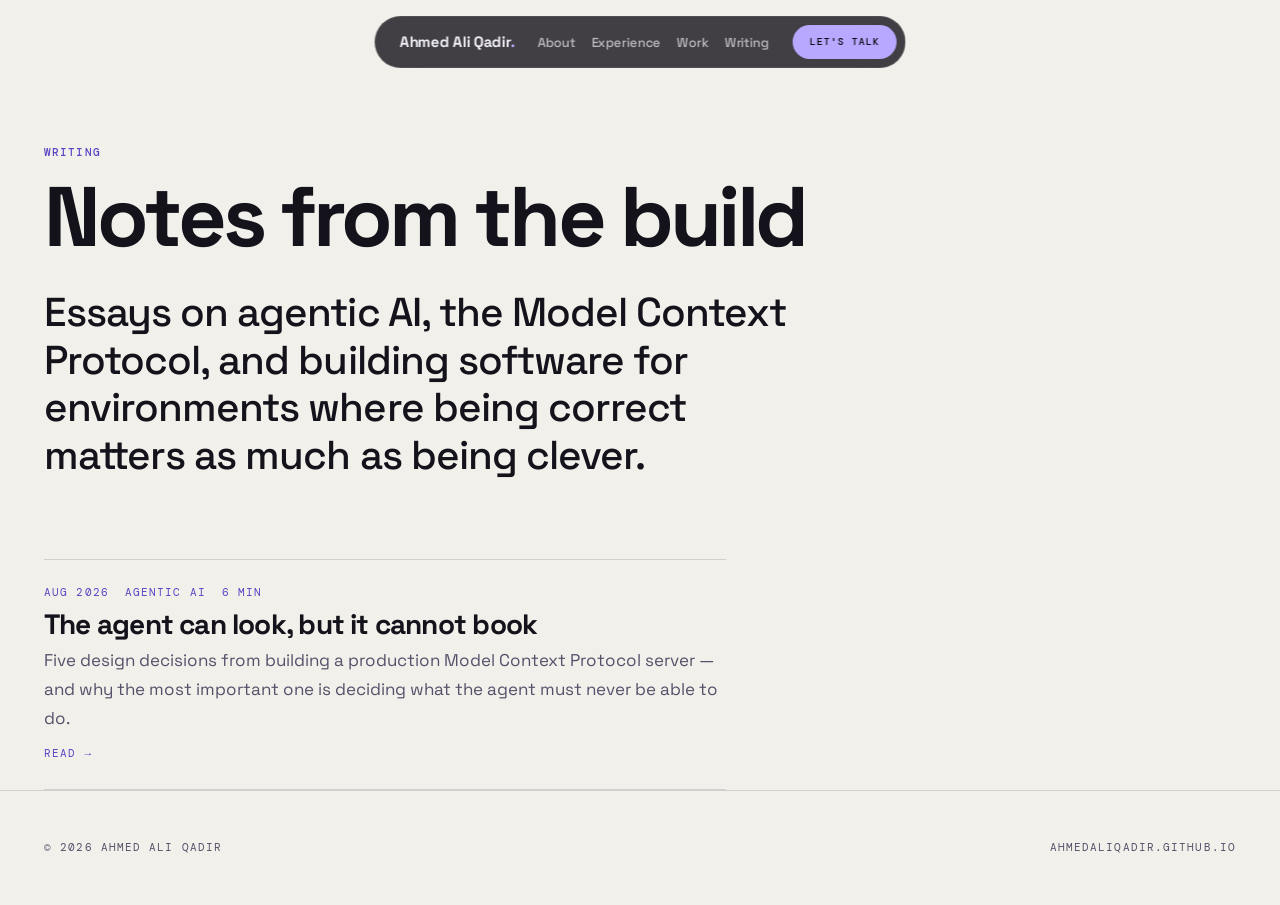
<file: blog/index.html>
<!DOCTYPE html>
<html lang="en-GB">
<head>
  <meta charset="UTF-8">
  <meta name="viewport" content="width=device-width, initial-scale=1.0">
  <title>Writing — Ahmed Ali Qadir</title>
  <meta name="description" content="Essays on agentic AI, the Model Context Protocol, and building software for regulated environments — by Ahmed Ali Qadir, founder of Orbixio Ltd.">
  <meta property="og:title" content="Writing — Ahmed Ali Qadir">
  <meta property="og:description" content="Essays on agentic AI, MCP, and building software for regulated environments.">
  <meta property="og:type" content="website">
  <meta property="og:url" content="https://ahmedaliqadir.github.io/blog/">
  <meta property="og:image" content="https://ahmedaliqadir.github.io/assets/og-image.jpg">
  <meta property="og:image:type" content="image/jpeg">
  <meta property="og:image:width" content="1200">
  <meta property="og:image:height" content="627">
  <meta property="og:image:alt" content="Ahmed Ali Qadir — AI Automation Consultant. Less manual work. Outcomes, engineered.">
  <meta property="og:site_name" content="Ahmed Ali Qadir">
  <meta property="og:locale" content="en_GB">
  <meta name="twitter:card" content="summary_large_image">
  <link rel="canonical" href="https://ahmedaliqadir.github.io/blog/">
  <meta name="theme-color" content="#F2F0EA">

  <link rel="preconnect" href="https://fonts.googleapis.com">
  <link rel="preconnect" href="https://fonts.gstatic.com" crossorigin>
  <link href="https://fonts.googleapis.com/css2?family=Space+Grotesk:wght@400;500;700&family=DM+Mono:wght@400;500&display=swap" rel="stylesheet">
  <link rel="stylesheet" href="../assets/site.css">

  <style>
    /* Post list — built on the site's own design tokens so it stays native. */
    .writing-list { max-width: var(--measure); margin-top: var(--s8); border-top: 1px solid var(--rule); }
    .post {
      display: block;
      padding-block: var(--s6);
      border-bottom: 1px solid var(--rule);
      color: inherit;
      text-decoration: none;
    }
    .post-meta {
      font-family: var(--font-mono);
      font-size: var(--label);
      letter-spacing: var(--track-label);
      text-transform: uppercase;
      color: var(--accent);
      display: flex;
      gap: var(--s4);
      flex-wrap: wrap;
      margin-bottom: var(--s2);
    }
    .post h2 {
      font-family: var(--font-display);
      font-size: var(--h3);
      line-height: var(--leading-h2);
      letter-spacing: var(--track-h3);
      color: var(--ink);
      margin: 0 0 var(--s2);
      transition: color var(--dur) var(--ease);
    }
    .post p { color: var(--ink-muted); line-height: var(--leading-prose); margin: 0; }
    .post-more {
      display: inline-block;
      margin-top: var(--s3);
      font-family: var(--font-mono);
      font-size: var(--label);
      text-transform: uppercase;
      letter-spacing: var(--track-label);
      color: var(--accent);
    }
    .post:hover h2 { color: var(--accent); }
    .post:hover .post-more { text-decoration: underline; text-underline-offset: 4px; }
  </style>
</head>
<body>

  <a class="skip-link" href="#main">Skip to content</a>

  <header class="nav">
    <a class="nav-name" href="../index.html">Ahmed Ali Qadir<span>.</span></a>
    <nav aria-label="Sections">
      <ul class="nav-links">
        <li><a href="../index.html#about">About</a></li>
        <li><a href="../index.html#experience">Experience</a></li>
        <li><a href="../index.html#work">Work</a></li>
        <li><a href="index.html" aria-current="page">Writing</a></li>
      </ul>
    </nav>
    <a class="btn btn-pill-sm" href="../index.html#contact">Let's talk</a>
  </header>

  <main id="main">

    <div class="container study-header">
      <p class="study-kicker">Writing</p>
      <h1>Notes from the build</h1>
      <p class="study-standfirst">Essays on agentic AI, the Model Context Protocol, and building software
        for environments where being correct matters as much as being clever.</p>
    </div>

    <section class="container">
      <div class="writing-list">

        <a class="post" href="the-agent-can-look-but-it-cannot-book.html">
          <div class="post-meta">
            <span>Aug 2026</span>
            <span>Agentic AI</span>
            <span>6 min</span>
          </div>
          <h2>The agent can look, but it cannot book</h2>
          <p>Five design decisions from building a production Model Context Protocol server — and why the
            most important one is deciding what the agent must never be able to do.</p>
          <span class="post-more">Read →</span>
        </a>

      </div>
    </section>

  </main>

  <footer class="site-footer">
    <div class="container">
      <p>© 2026 Ahmed Ali Qadir</p>
      <p><a href="../index.html">ahmedaliqadir.github.io</a></p>
    </div>
  </footer>

</body>
</html>
</file>
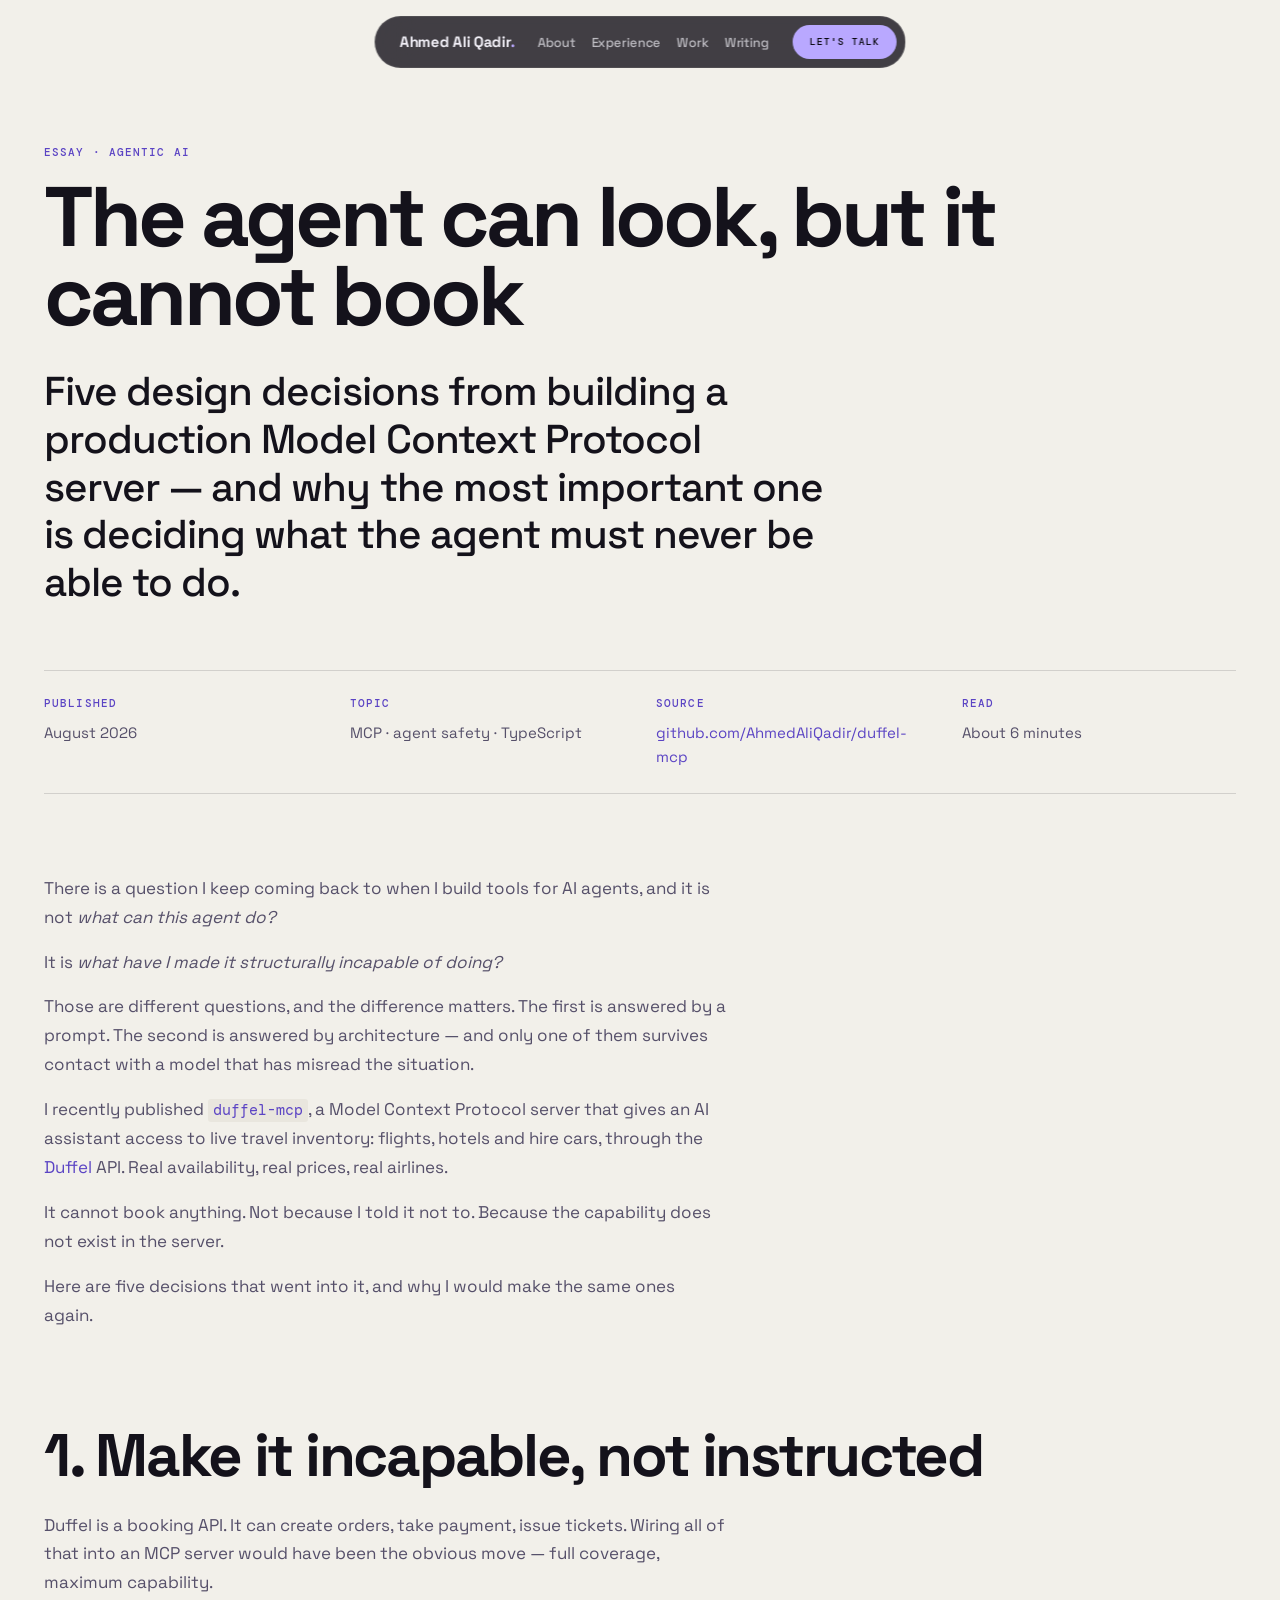
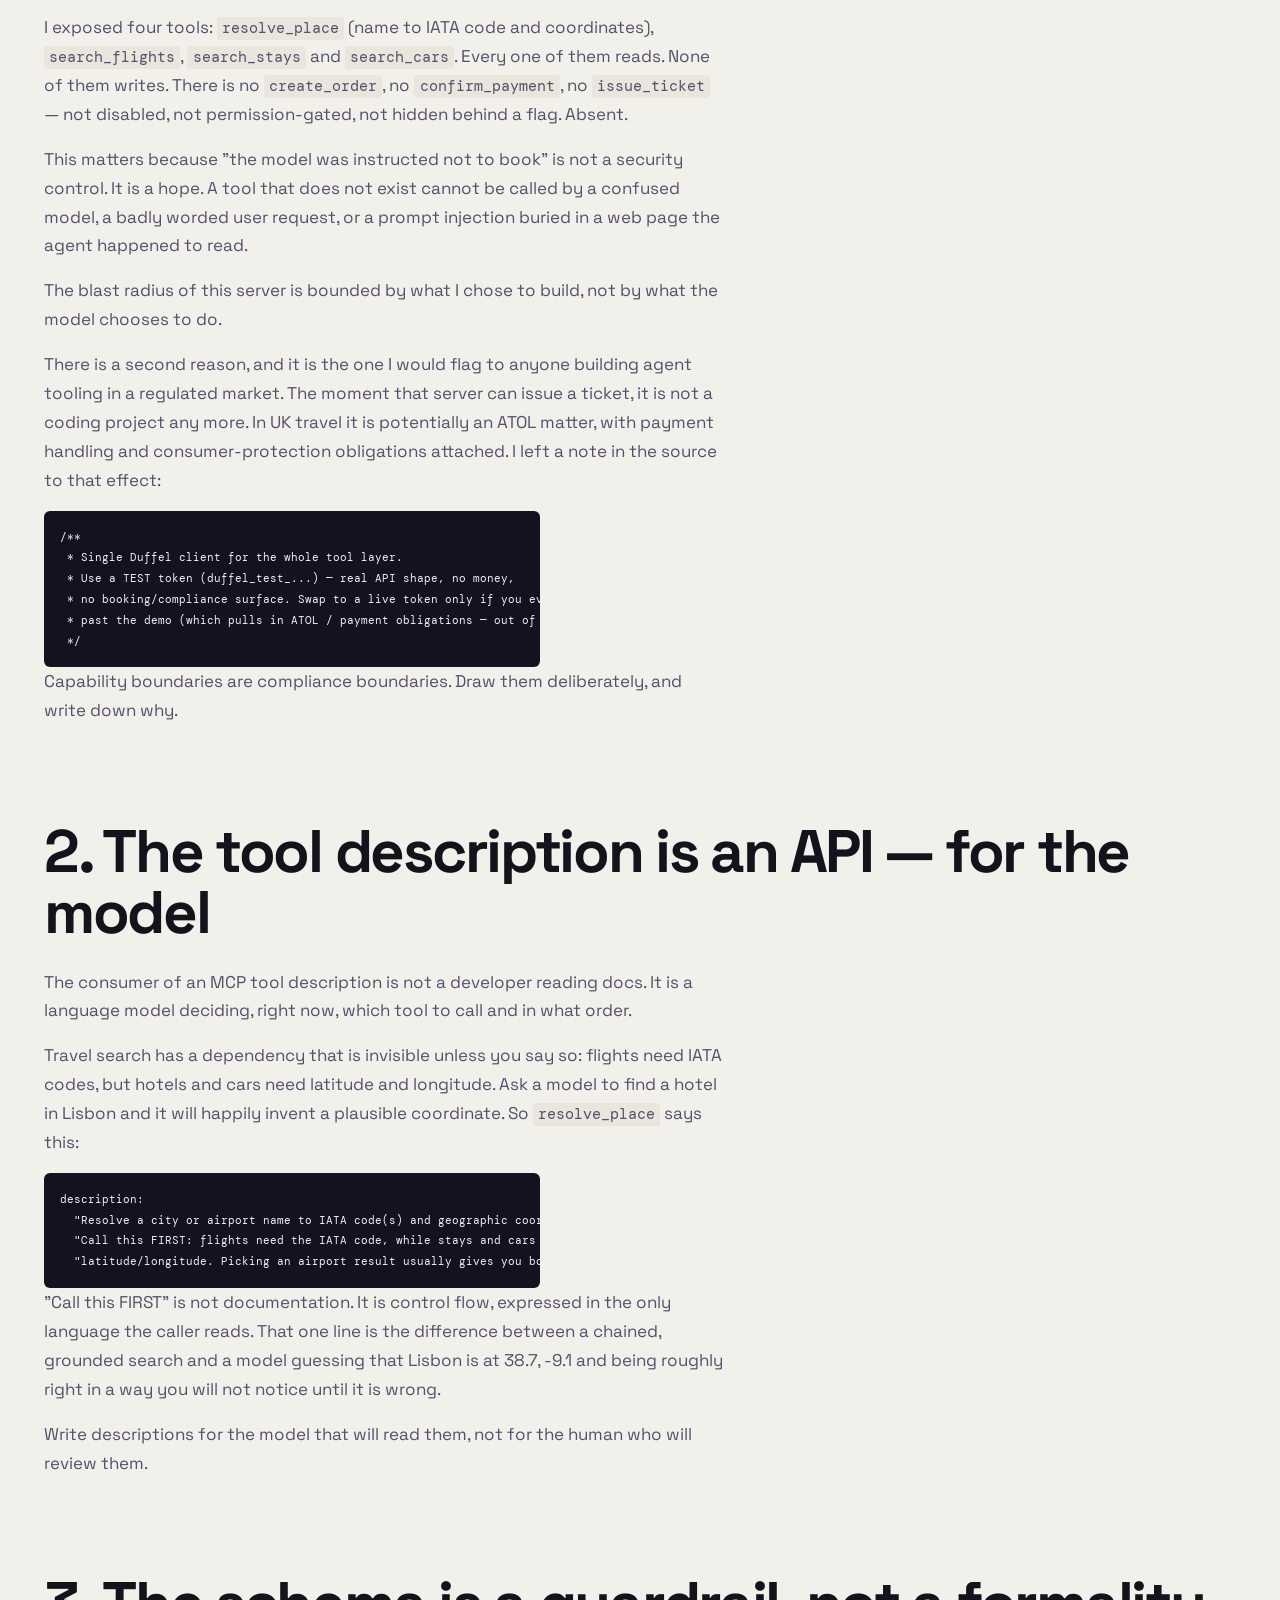
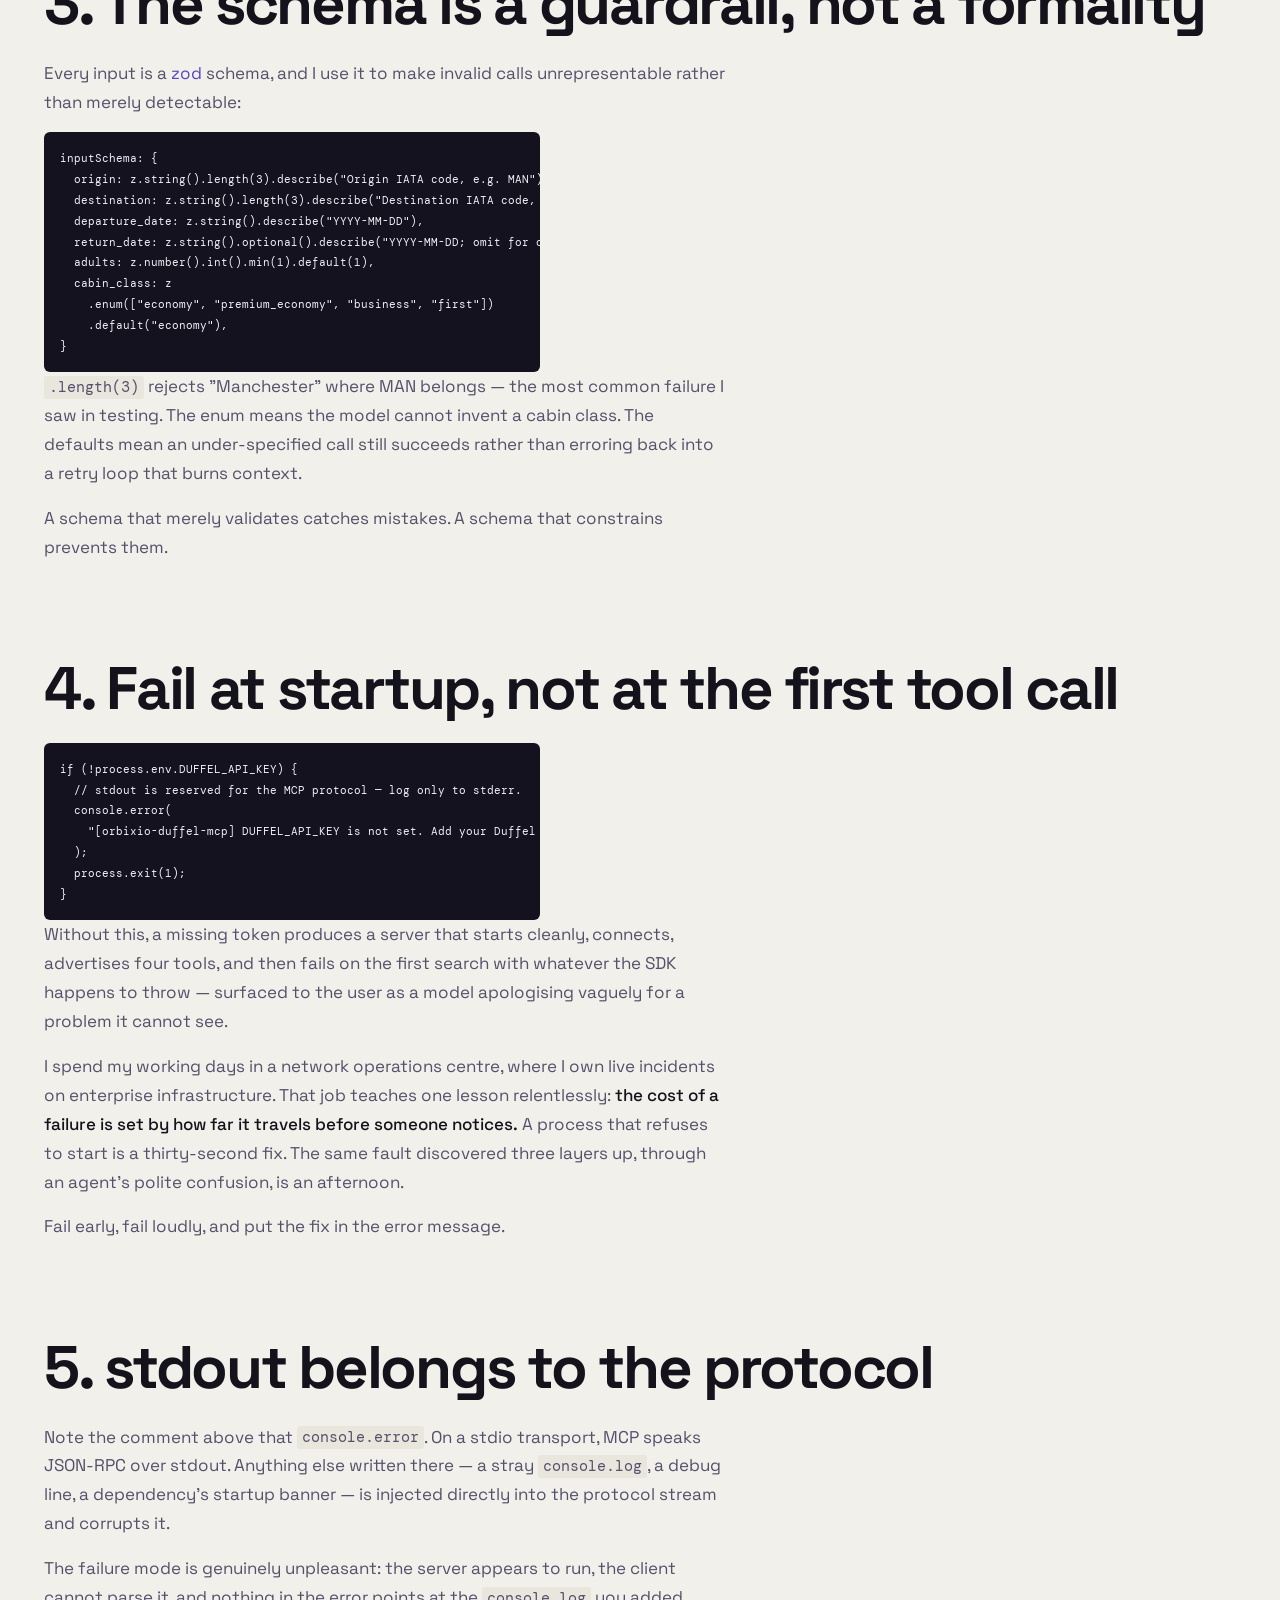
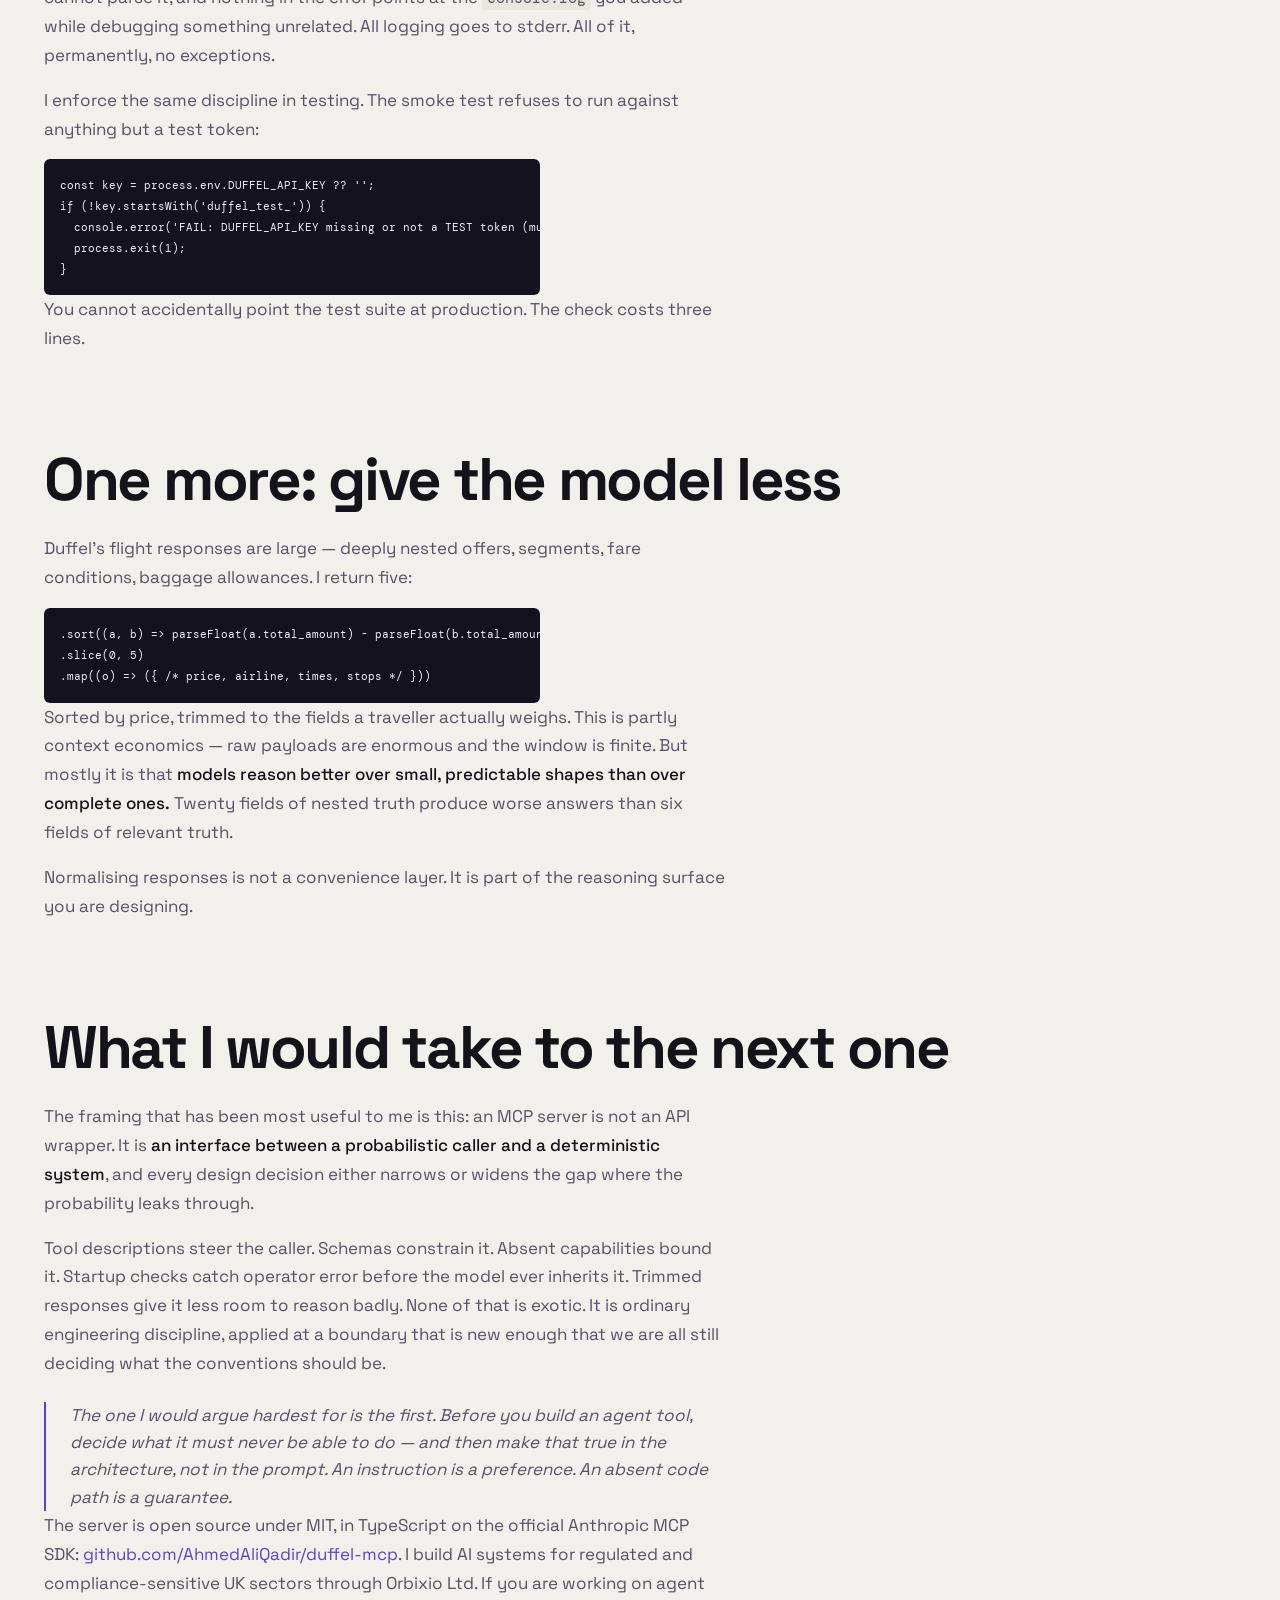
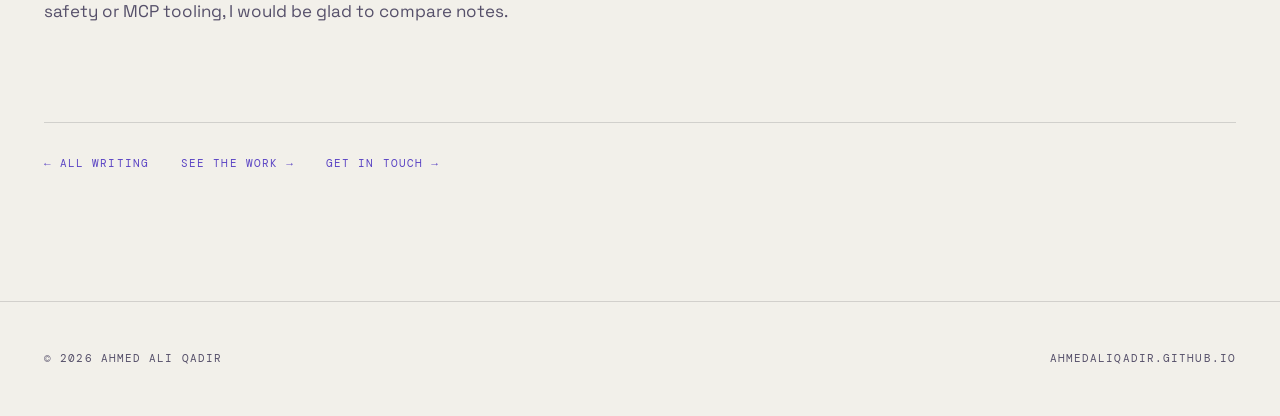
<file: blog/the-agent-can-look-but-it-cannot-book.html>
<!DOCTYPE html>
<html lang="en-GB">
<head>
  <meta charset="UTF-8">
  <meta name="viewport" content="width=device-width, initial-scale=1.0">
  <title>The agent can look, but it cannot book — Ahmed Ali Qadir</title>
  <meta name="description" content="Building an MCP server that gives an AI agent live travel data — and is structurally incapable of booking anything. Five design decisions, with the code.">
  <meta property="og:title" content="The agent can look, but it cannot book">
  <meta property="og:description" content="Five design decisions from building a production Model Context Protocol server.">
  <meta property="og:type" content="article">
  <meta property="og:url" content="https://ahmedaliqadir.github.io/blog/the-agent-can-look-but-it-cannot-book.html">
  <meta property="og:image" content="https://ahmedaliqadir.github.io/assets/og-image.jpg">
  <meta property="og:image:type" content="image/jpeg">
  <meta property="og:image:width" content="1200">
  <meta property="og:image:height" content="627">
  <meta property="og:image:alt" content="Ahmed Ali Qadir — AI Automation Consultant. Less manual work. Outcomes, engineered.">
  <meta property="og:site_name" content="Ahmed Ali Qadir">
  <meta property="og:locale" content="en_GB">
  <meta name="twitter:card" content="summary_large_image">
  <link rel="canonical" href="https://ahmedaliqadir.github.io/blog/the-agent-can-look-but-it-cannot-book.html">
  <meta name="theme-color" content="#F2F0EA">

  <link rel="preconnect" href="https://fonts.googleapis.com">
  <link rel="preconnect" href="https://fonts.gstatic.com" crossorigin>
  <link href="https://fonts.googleapis.com/css2?family=Space+Grotesk:wght@400;500;700&family=DM+Mono:wght@400;500&display=swap" rel="stylesheet">
  <link rel="stylesheet" href="../assets/site.css">
</head>
<body>

  <a class="skip-link" href="#main">Skip to content</a>

  <header class="nav">
    <a class="nav-name" href="../index.html">Ahmed Ali Qadir<span>.</span></a>
    <nav aria-label="Sections">
      <ul class="nav-links">
        <li><a href="../index.html#about">About</a></li>
        <li><a href="../index.html#experience">Experience</a></li>
        <li><a href="../index.html#work">Work</a></li>
        <li><a href="index.html">Writing</a></li>
      </ul>
    </nav>
    <a class="btn btn-pill-sm" href="../index.html#contact">Let's talk</a>
  </header>

  <main id="main">

    <div class="container study-header">
      <p class="study-kicker">Essay · Agentic AI</p>
      <h1>The agent can look, but it cannot book</h1>
      <p class="study-standfirst">Five design decisions from building a production Model Context Protocol
        server — and why the most important one is deciding what the agent must never be able to do.</p>

      <dl class="study-facts">
        <div>
          <dt>Published</dt>
          <dd>August 2026</dd>
        </div>
        <div>
          <dt>Topic</dt>
          <dd>MCP · agent safety · TypeScript</dd>
        </div>
        <div>
          <dt>Source</dt>
          <dd><a href="https://github.com/AhmedAliQadir/duffel-mcp" target="_blank" rel="noopener noreferrer">github.com/AhmedAliQadir/duffel-mcp</a></dd>
        </div>
        <div>
          <dt>Read</dt>
          <dd>About 6 minutes</dd>
        </div>
      </dl>
    </div>

    <article class="container study-body">

      <p>There is a question I keep coming back to when I build tools for AI agents, and it is not <em>what
        can this agent do?</em></p>
      <p>It is <em>what have I made it structurally incapable of doing?</em></p>
      <p>Those are different questions, and the difference matters. The first is answered by a prompt. The
        second is answered by architecture — and only one of them survives contact with a model that has
        misread the situation.</p>
      <p>I recently published <a href="https://github.com/AhmedAliQadir/duffel-mcp" target="_blank" rel="noopener noreferrer"><code>duffel-mcp</code></a>,
        a Model Context Protocol server that gives an AI assistant access to live travel inventory: flights,
        hotels and hire cars, through the <a href="https://duffel.com" target="_blank" rel="noopener noreferrer">Duffel</a>
        API. Real availability, real prices, real airlines.</p>
      <p>It cannot book anything. Not because I told it not to. Because the capability does not exist in the
        server.</p>
      <p>Here are five decisions that went into it, and why I would make the same ones again.</p>

      <h2>1. Make it incapable, not instructed</h2>
      <p>Duffel is a booking API. It can create orders, take payment, issue tickets. Wiring all of that into
        an MCP server would have been the obvious move — full coverage, maximum capability.</p>
      <p>I exposed four tools: <code>resolve_place</code> (name to IATA code and coordinates),
        <code>search_flights</code>, <code>search_stays</code> and <code>search_cars</code>. Every one of
        them reads. None of them writes. There is no <code>create_order</code>, no <code>confirm_payment</code>,
        no <code>issue_ticket</code> — not disabled, not permission-gated, not hidden behind a flag. Absent.</p>
      <p>This matters because "the model was instructed not to book" is not a security control. It is a hope.
        A tool that does not exist cannot be called by a confused model, a badly worded user request, or a
        prompt injection buried in a web page the agent happened to read.</p>
      <p>The blast radius of this server is bounded by what I chose to build, not by what the model chooses to
        do.</p>
      <p>There is a second reason, and it is the one I would flag to anyone building agent tooling in a
        regulated market. The moment that server can issue a ticket, it is not a coding project any more. In
        UK travel it is potentially an ATOL matter, with payment handling and consumer-protection obligations
        attached. I left a note in the source to that effect:</p>
      <pre><code>/**
 * Single Duffel client for the whole tool layer.
 * Use a TEST token (duffel_test_...) — real API shape, no money,
 * no booking/compliance surface. Swap to a live token only if you ever move
 * past the demo (which pulls in ATOL / payment obligations — out of scope here).
 */</code></pre>
      <p>Capability boundaries are compliance boundaries. Draw them deliberately, and write down why.</p>

      <h2>2. The tool description is an API — for the model</h2>
      <p>The consumer of an MCP tool description is not a developer reading docs. It is a language model
        deciding, right now, which tool to call and in what order.</p>
      <p>Travel search has a dependency that is invisible unless you say so: flights need IATA codes, but
        hotels and cars need latitude and longitude. Ask a model to find a hotel in Lisbon and it will
        happily invent a plausible coordinate. So <code>resolve_place</code> says this:</p>
      <pre><code>description:
  "Resolve a city or airport name to IATA code(s) and geographic coordinates. " +
  "Call this FIRST: flights need the IATA code, while stays and cars need the " +
  "latitude/longitude. Picking an airport result usually gives you both."</code></pre>
      <p>"Call this FIRST" is not documentation. It is control flow, expressed in the only language the caller
        reads. That one line is the difference between a chained, grounded search and a model guessing that
        Lisbon is at 38.7, -9.1 and being roughly right in a way you will not notice until it is wrong.</p>
      <p>Write descriptions for the model that will read them, not for the human who will review them.</p>

      <h2>3. The schema is a guardrail, not a formality</h2>
      <p>Every input is a <a href="https://zod.dev" target="_blank" rel="noopener noreferrer">zod</a> schema,
        and I use it to make invalid calls unrepresentable rather than merely detectable:</p>
      <pre><code>inputSchema: {
  origin: z.string().length(3).describe("Origin IATA code, e.g. MAN"),
  destination: z.string().length(3).describe("Destination IATA code, e.g. BCN"),
  departure_date: z.string().describe("YYYY-MM-DD"),
  return_date: z.string().optional().describe("YYYY-MM-DD; omit for one-way"),
  adults: z.number().int().min(1).default(1),
  cabin_class: z
    .enum(["economy", "premium_economy", "business", "first"])
    .default("economy"),
}</code></pre>
      <p><code>.length(3)</code> rejects "Manchester" where MAN belongs — the most common failure I saw in
        testing. The enum means the model cannot invent a cabin class. The defaults mean an under-specified
        call still succeeds rather than erroring back into a retry loop that burns context.</p>
      <p>A schema that merely validates catches mistakes. A schema that constrains prevents them.</p>

      <h2>4. Fail at startup, not at the first tool call</h2>
      <pre><code>if (!process.env.DUFFEL_API_KEY) {
  // stdout is reserved for the MCP protocol — log only to stderr.
  console.error(
    "[orbixio-duffel-mcp] DUFFEL_API_KEY is not set. Add your Duffel TEST token to the environment.",
  );
  process.exit(1);
}</code></pre>
      <p>Without this, a missing token produces a server that starts cleanly, connects, advertises four
        tools, and then fails on the first search with whatever the SDK happens to throw — surfaced to the
        user as a model apologising vaguely for a problem it cannot see.</p>
      <p>I spend my working days in a network operations centre, where I own live incidents on enterprise
        infrastructure. That job teaches one lesson relentlessly: <strong>the cost of a failure is set by how
        far it travels before someone notices.</strong> A process that refuses to start is a thirty-second
        fix. The same fault discovered three layers up, through an agent's polite confusion, is an
        afternoon.</p>
      <p>Fail early, fail loudly, and put the fix in the error message.</p>

      <h2>5. stdout belongs to the protocol</h2>
      <p>Note the comment above that <code>console.error</code>. On a stdio transport, MCP speaks JSON-RPC
        over stdout. Anything else written there — a stray <code>console.log</code>, a debug line, a
        dependency's startup banner — is injected directly into the protocol stream and corrupts it.</p>
      <p>The failure mode is genuinely unpleasant: the server appears to run, the client cannot parse it, and
        nothing in the error points at the <code>console.log</code> you added while debugging something
        unrelated. All logging goes to stderr. All of it, permanently, no exceptions.</p>
      <p>I enforce the same discipline in testing. The smoke test refuses to run against anything but a test
        token:</p>
      <pre><code>const key = process.env.DUFFEL_API_KEY ?? '';
if (!key.startsWith('duffel_test_')) {
  console.error('FAIL: DUFFEL_API_KEY missing or not a TEST token (must start with duffel_test_).');
  process.exit(1);
}</code></pre>
      <p>You cannot accidentally point the test suite at production. The check costs three lines.</p>

      <h2>One more: give the model less</h2>
      <p>Duffel's flight responses are large — deeply nested offers, segments, fare conditions, baggage
        allowances. I return five:</p>
      <pre><code>.sort((a, b) =&gt; parseFloat(a.total_amount) - parseFloat(b.total_amount))
.slice(0, 5)
.map((o) =&gt; ({ /* price, airline, times, stops */ }))</code></pre>
      <p>Sorted by price, trimmed to the fields a traveller actually weighs. This is partly context economics
        — raw payloads are enormous and the window is finite. But mostly it is that <strong>models reason
        better over small, predictable shapes than over complete ones.</strong> Twenty fields of nested truth
        produce worse answers than six fields of relevant truth.</p>
      <p>Normalising responses is not a convenience layer. It is part of the reasoning surface you are
        designing.</p>

      <h2>What I would take to the next one</h2>
      <p>The framing that has been most useful to me is this: an MCP server is not an API wrapper. It is
        <strong>an interface between a probabilistic caller and a deterministic system</strong>, and every
        design decision either narrows or widens the gap where the probability leaks through.</p>
      <p>Tool descriptions steer the caller. Schemas constrain it. Absent capabilities bound it. Startup
        checks catch operator error before the model ever inherits it. Trimmed responses give it less room to
        reason badly. None of that is exotic. It is ordinary engineering discipline, applied at a boundary
        that is new enough that we are all still deciding what the conventions should be.</p>
      <blockquote>The one I would argue hardest for is the first. Before you build an agent tool, decide what
        it must never be able to do — and then make that true in the architecture, not in the prompt. An
        instruction is a preference. An absent code path is a guarantee.</blockquote>
      <p>The server is open source under MIT, in TypeScript on the official Anthropic MCP SDK:
        <a href="https://github.com/AhmedAliQadir/duffel-mcp" target="_blank" rel="noopener noreferrer">github.com/AhmedAliQadir/duffel-mcp</a>.
        I build AI systems for regulated and compliance-sensitive UK sectors through Orbixio Ltd. If you are
        working on agent safety or MCP tooling, I would be glad to compare notes.</p>

      <nav class="study-nav" aria-label="More">
        <a href="index.html">← All writing</a>
        <a href="../index.html#work">See the work →</a>
        <a href="../index.html#contact">Get in touch →</a>
      </nav>

    </article>

  </main>

  <footer class="site-footer">
    <div class="container">
      <p>© 2026 Ahmed Ali Qadir</p>
      <p><a href="../index.html">ahmedaliqadir.github.io</a></p>
    </div>
  </footer>

</body>
</html>
</file>
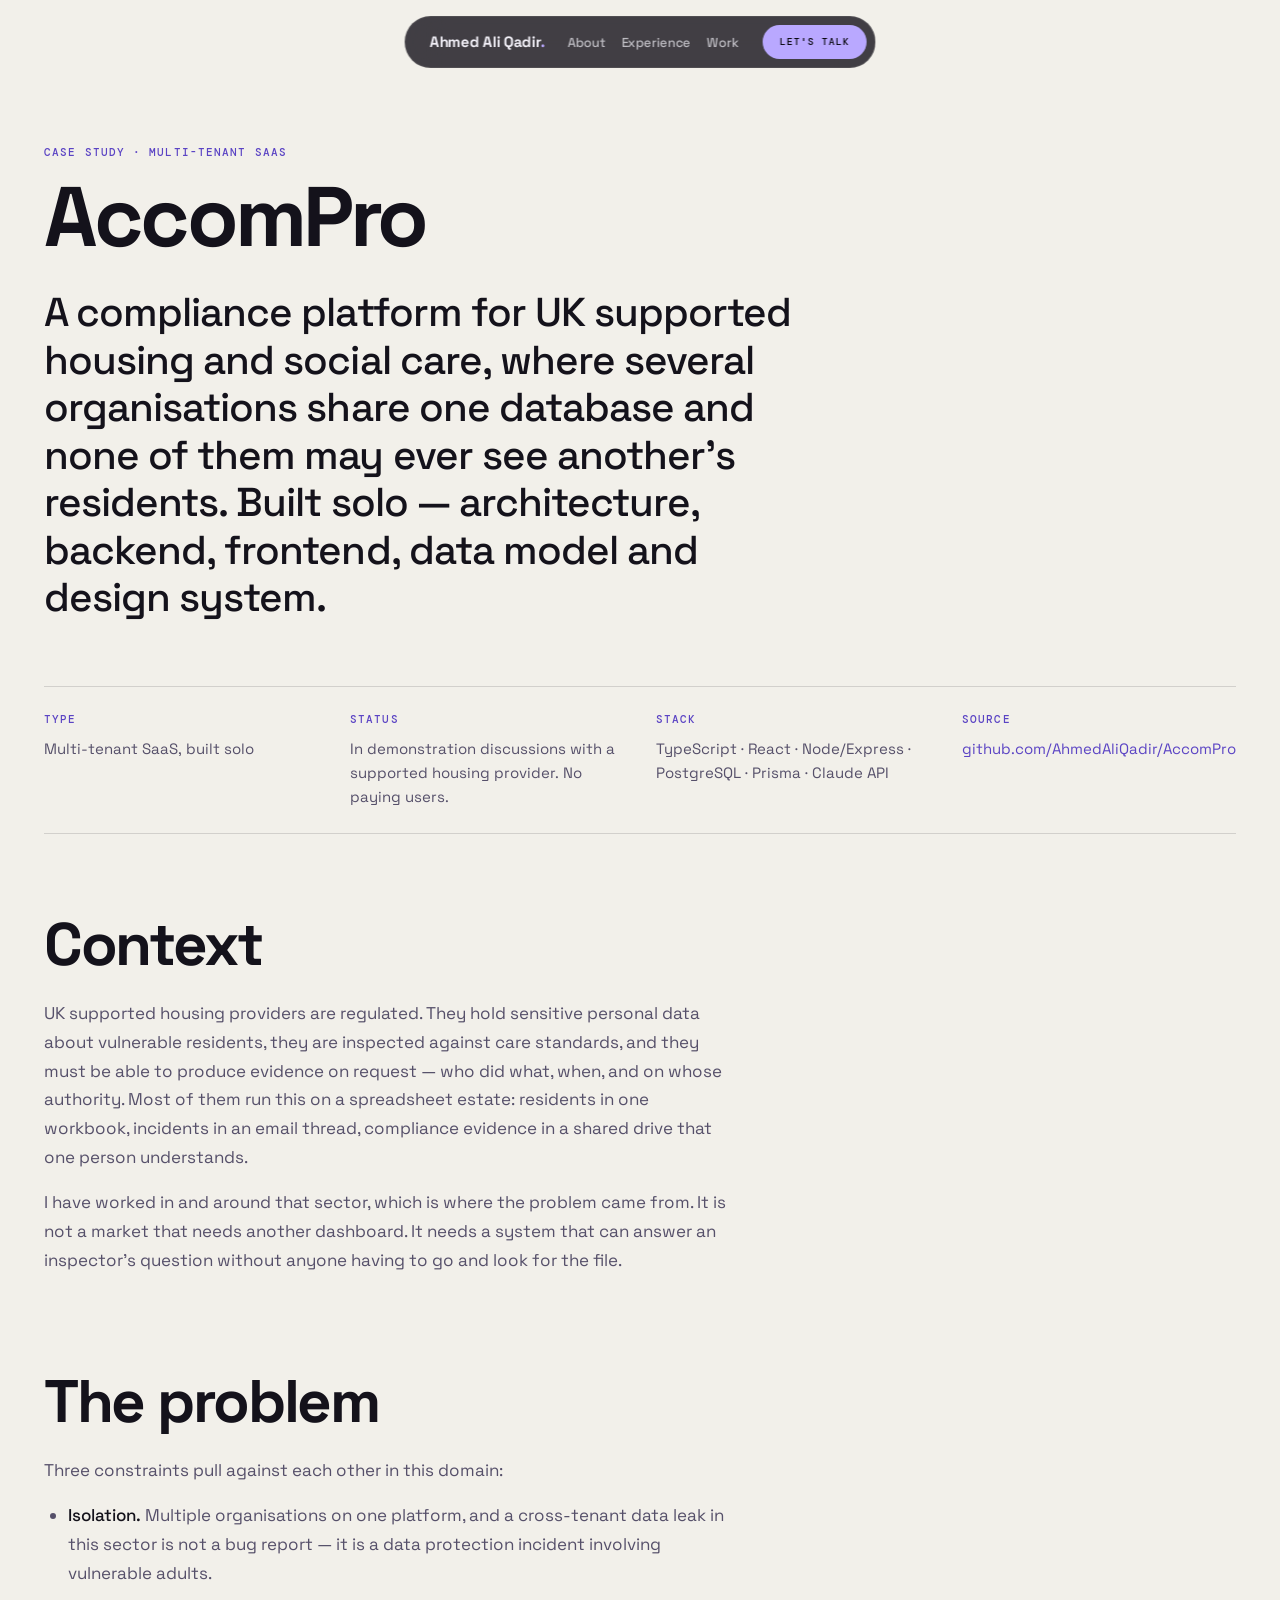
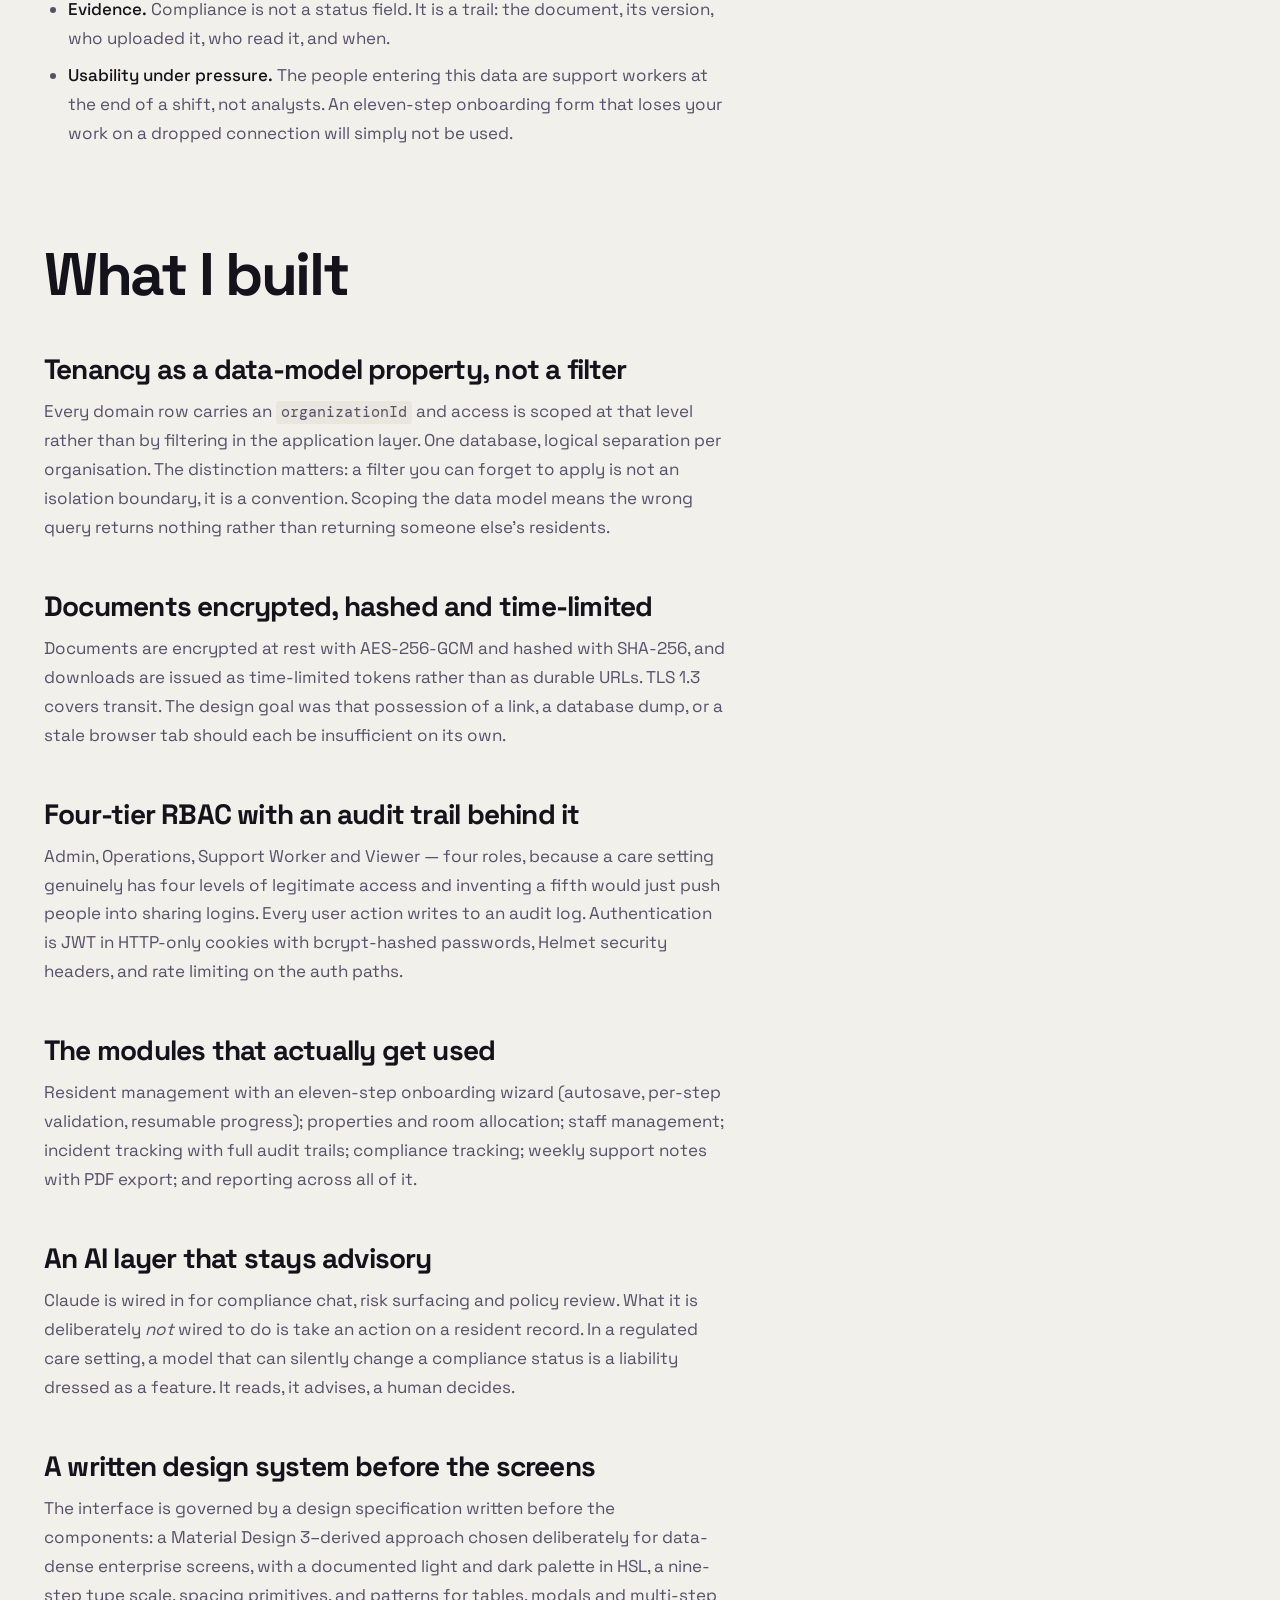
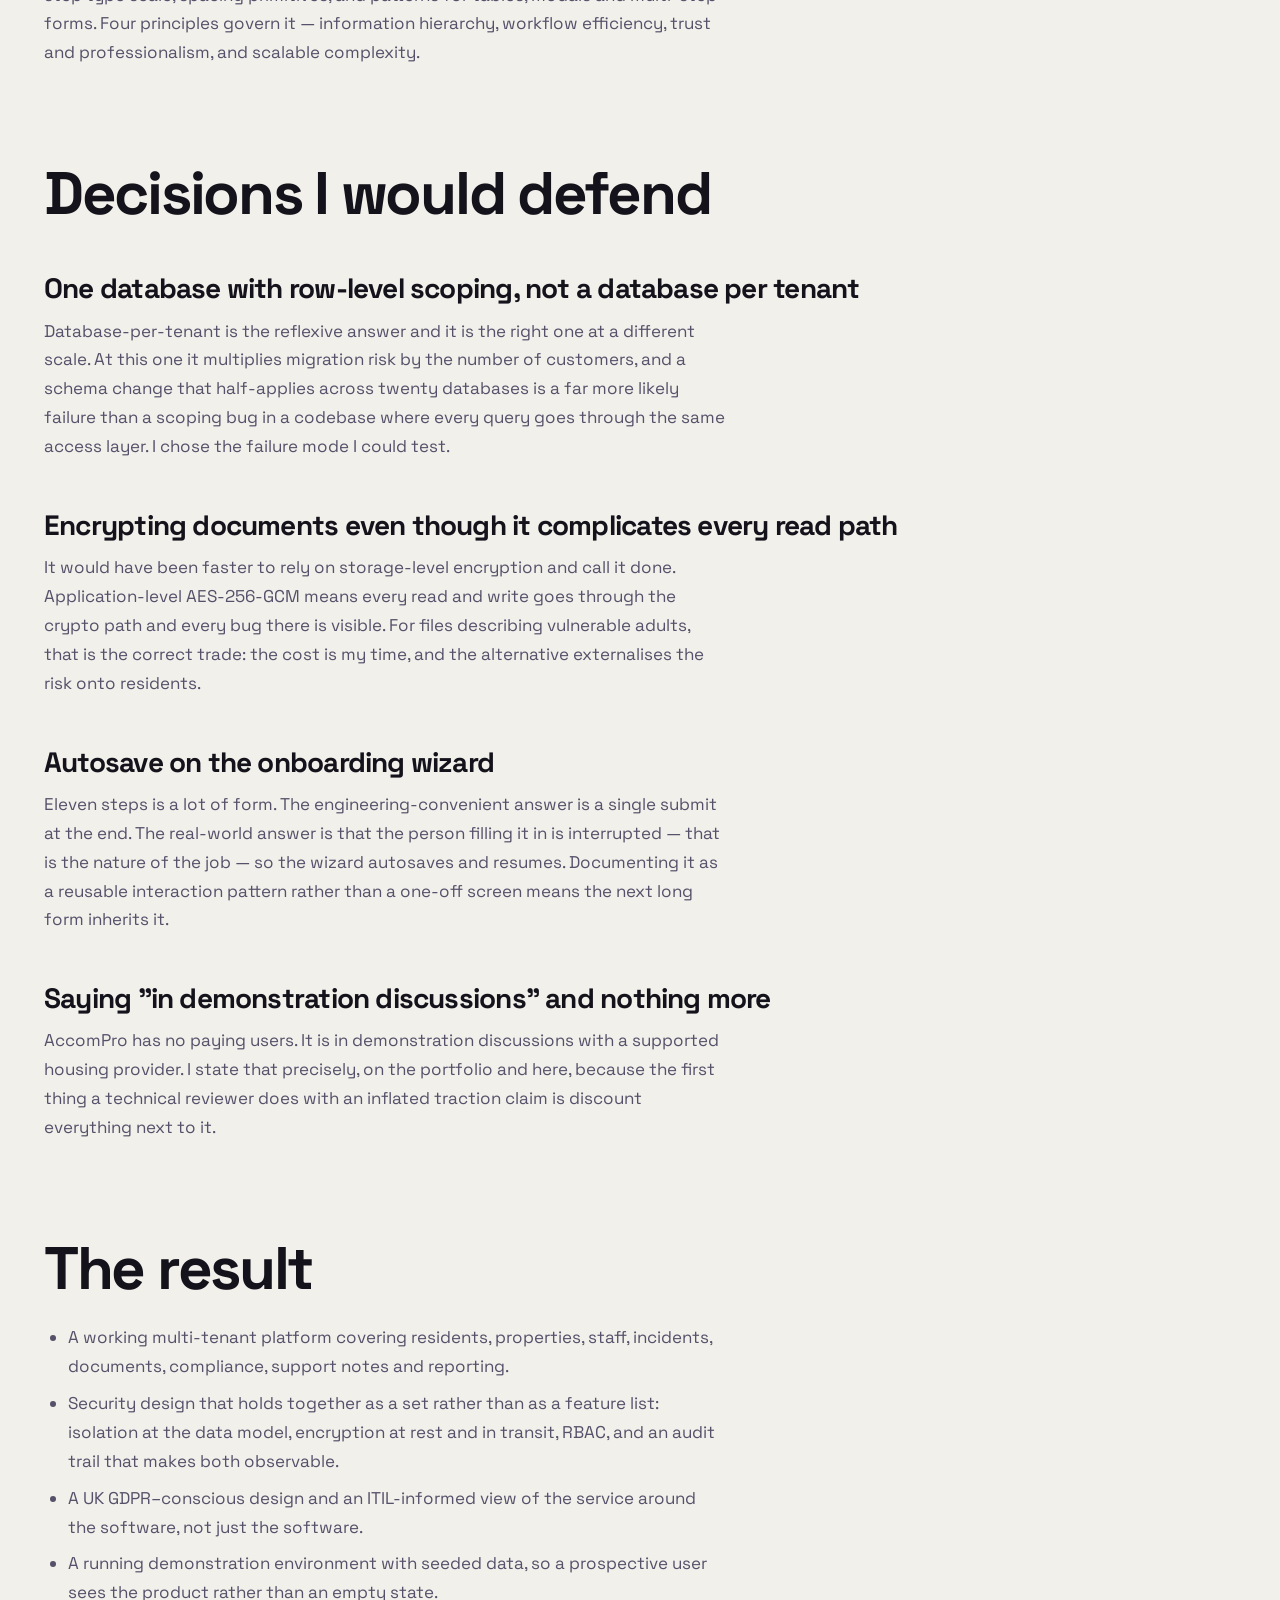
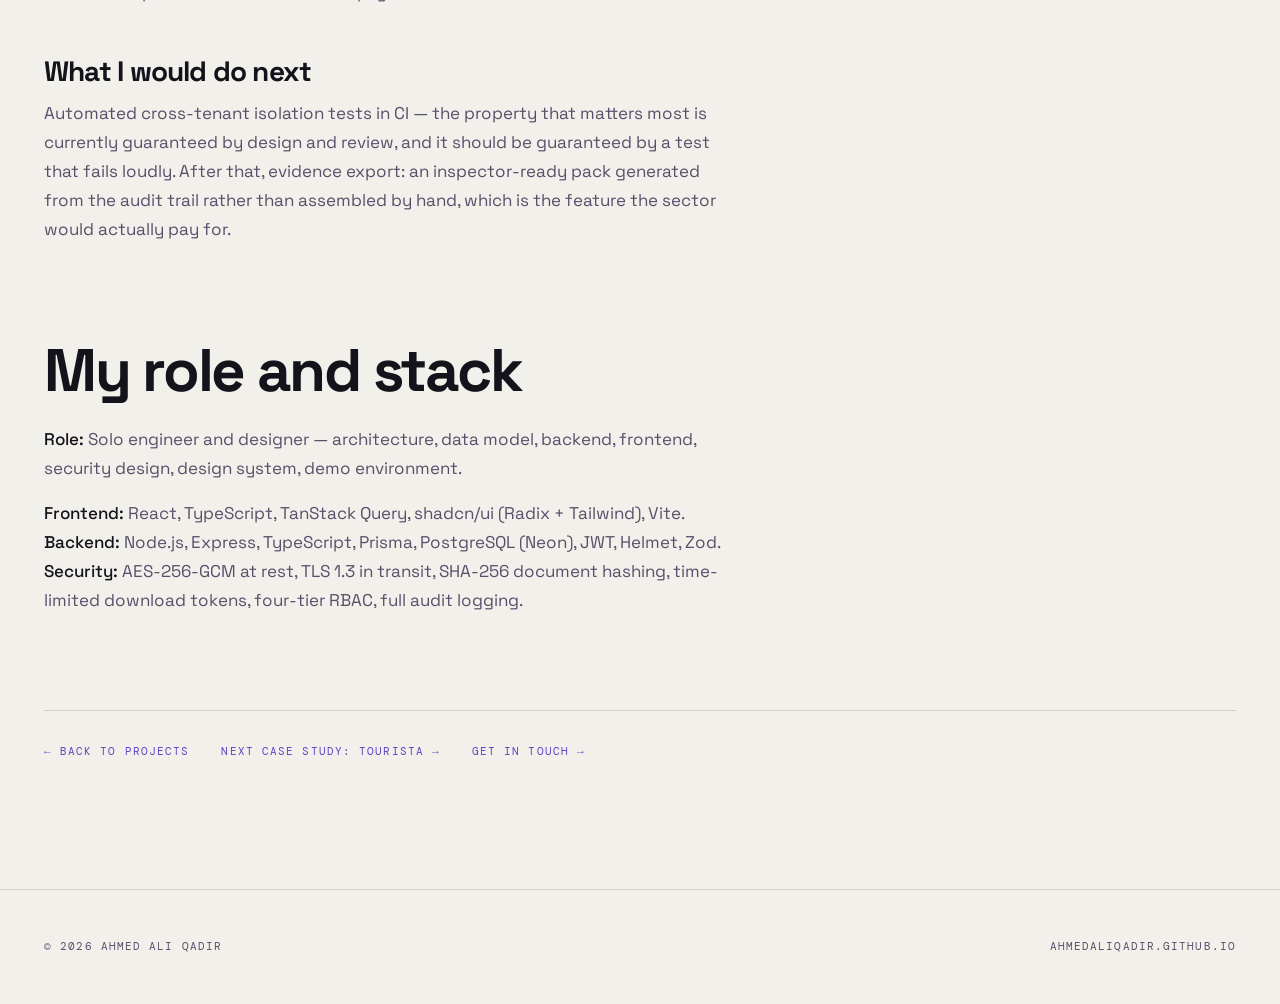
<file: case-studies/accompro.html>
<!DOCTYPE html>
<html lang="en-GB">
<head>
  <meta charset="UTF-8">
  <meta name="viewport" content="width=device-width, initial-scale=1.0">
  <title>AccomPro — Ahmed Ali Qadir</title>
  <meta name="description" content="Case study: AccomPro, a multi-tenant compliance platform for UK supported housing — data isolation, encrypted documents, audit trails and an AI layer that stays advisory.">
  <meta property="og:title" content="AccomPro — Ahmed Ali Qadir">
  <meta property="og:description" content="Case study: a multi-tenant compliance platform for UK supported housing, built solo end to end.">
  <meta property="og:type" content="article">
  <meta property="og:url" content="https://ahmedaliqadir.github.io/case-studies/accompro.html">
  <meta property="og:image" content="https://ahmedaliqadir.github.io/assets/og-image.jpg">
  <meta property="og:image:type" content="image/jpeg">
  <meta property="og:image:width" content="1200">
  <meta property="og:image:height" content="627">
  <meta property="og:image:alt" content="Ahmed Ali Qadir — AI Automation Consultant. Less manual work. Outcomes, engineered.">
  <meta property="og:site_name" content="Ahmed Ali Qadir">
  <meta property="og:locale" content="en_GB">
  <meta name="twitter:card" content="summary_large_image">
  <link rel="canonical" href="https://ahmedaliqadir.github.io/case-studies/accompro.html">
  <meta name="theme-color" content="#F2F0EA">

  <link rel="preconnect" href="https://fonts.googleapis.com">
  <link rel="preconnect" href="https://fonts.gstatic.com" crossorigin>
  <link href="https://fonts.googleapis.com/css2?family=Space+Grotesk:wght@400;500;700&family=DM+Mono:wght@400;500&display=swap" rel="stylesheet">
  <link rel="stylesheet" href="../assets/site.css">
</head>
<body>

  <a class="skip-link" href="#main">Skip to content</a>

  <header class="nav">
    <a class="nav-name" href="../index.html">Ahmed Ali Qadir<span>.</span></a>
    <nav aria-label="Sections">
      <ul class="nav-links">
        <li><a href="../index.html#about">About</a></li>
        <li><a href="../index.html#experience">Experience</a></li>
        <li><a href="../index.html#work">Work</a></li>
      </ul>
    </nav>
    <a class="btn btn-pill-sm" href="../index.html#contact">Let's talk</a>
  </header>

  <main id="main">

    <div class="container study-header">
      <p class="study-kicker">Case study · Multi-tenant SaaS</p>
      <h1>AccomPro</h1>
      <p class="study-standfirst">A compliance platform for UK supported housing and social care, where
        several organisations share one database and none of them may ever see another's residents. Built
        solo — architecture, backend, frontend, data model and design system.</p>

      <dl class="study-facts">
        <div>
          <dt>Type</dt>
          <dd>Multi-tenant SaaS, built solo</dd>
        </div>
        <div>
          <dt>Status</dt>
          <dd>In demonstration discussions with a supported housing provider. No paying users.</dd>
        </div>
        <div>
          <dt>Stack</dt>
          <dd>TypeScript · React · Node/Express · PostgreSQL · Prisma · Claude API</dd>
        </div>
        <div>
          <dt>Source</dt>
          <dd><a href="https://github.com/AhmedAliQadir/AccomPro" target="_blank" rel="noopener noreferrer">github.com/AhmedAliQadir/AccomPro</a></dd>
        </div>
      </dl>
    </div>

    <article class="container study-body">

      <h2>Context</h2>
      <p>UK supported housing providers are regulated. They hold sensitive personal data about vulnerable
        residents, they are inspected against care standards, and they must be able to produce evidence on
        request — who did what, when, and on whose authority. Most of them run this on a spreadsheet estate:
        residents in one workbook, incidents in an email thread, compliance evidence in a shared drive that
        one person understands.</p>
      <p>I have worked in and around that sector, which is where the problem came from. It is not a market
        that needs another dashboard. It needs a system that can answer an inspector's question without
        anyone having to go and look for the file.</p>

      <h2>The problem</h2>
      <p>Three constraints pull against each other in this domain:</p>
      <ul>
        <li><strong>Isolation.</strong> Multiple organisations on one platform, and a cross-tenant data leak
          in this sector is not a bug report — it is a data protection incident involving vulnerable adults.</li>
        <li><strong>Evidence.</strong> Compliance is not a status field. It is a trail: the document, its
          version, who uploaded it, who read it, and when.</li>
        <li><strong>Usability under pressure.</strong> The people entering this data are support workers at
          the end of a shift, not analysts. An eleven-step onboarding form that loses your work on a dropped
          connection will simply not be used.</li>
      </ul>

      <h2>What I built</h2>

      <h3>Tenancy as a data-model property, not a filter</h3>
      <p>Every domain row carries an <code>organizationId</code> and access is scoped at that level rather
        than by filtering in the application layer. One database, logical separation per organisation. The
        distinction matters: a filter you can forget to apply is not an isolation boundary, it is a
        convention. Scoping the data model means the wrong query returns nothing rather than returning
        someone else's residents.</p>

      <h3>Documents encrypted, hashed and time-limited</h3>
      <p>Documents are encrypted at rest with AES-256-GCM and hashed with SHA-256, and downloads are issued
        as time-limited tokens rather than as durable URLs. TLS 1.3 covers transit. The design goal was that
        possession of a link, a database dump, or a stale browser tab should each be insufficient on its own.</p>

      <h3>Four-tier RBAC with an audit trail behind it</h3>
      <p>Admin, Operations, Support Worker and Viewer — four roles, because a care setting genuinely has four
        levels of legitimate access and inventing a fifth would just push people into sharing logins. Every
        user action writes to an audit log. Authentication is JWT in HTTP-only cookies with bcrypt-hashed
        passwords, Helmet security headers, and rate limiting on the auth paths.</p>

      <h3>The modules that actually get used</h3>
      <p>Resident management with an eleven-step onboarding wizard (autosave, per-step validation, resumable
        progress); properties and room allocation; staff management; incident tracking with full audit
        trails; compliance tracking; weekly support notes with PDF export; and reporting across all of it.</p>

      <h3>An AI layer that stays advisory</h3>
      <p>Claude is wired in for compliance chat, risk surfacing and policy review. What it is deliberately
        <em>not</em> wired to do is take an action on a resident record. In a regulated care setting, a model
        that can silently change a compliance status is a liability dressed as a feature. It reads, it
        advises, a human decides.</p>

      <h3>A written design system before the screens</h3>
      <p>The interface is governed by a design specification written before the components: a Material Design
        3–derived approach chosen deliberately for data-dense enterprise screens, with a documented light and
        dark palette in HSL, a nine-step type scale, spacing primitives, and patterns for tables, modals and
        multi-step forms. Four principles govern it — information hierarchy, workflow efficiency, trust and
        professionalism, and scalable complexity.</p>

      <h2>Decisions I would defend</h2>

      <h3>One database with row-level scoping, not a database per tenant</h3>
      <p>Database-per-tenant is the reflexive answer and it is the right one at a different scale. At this
        one it multiplies migration risk by the number of customers, and a schema change that half-applies
        across twenty databases is a far more likely failure than a scoping bug in a codebase where every
        query goes through the same access layer. I chose the failure mode I could test.</p>

      <h3>Encrypting documents even though it complicates every read path</h3>
      <p>It would have been faster to rely on storage-level encryption and call it done. Application-level
        AES-256-GCM means every read and write goes through the crypto path and every bug there is visible.
        For files describing vulnerable adults, that is the correct trade: the cost is my time, and the
        alternative externalises the risk onto residents.</p>

      <h3>Autosave on the onboarding wizard</h3>
      <p>Eleven steps is a lot of form. The engineering-convenient answer is a single submit at the end. The
        real-world answer is that the person filling it in is interrupted — that is the nature of the job —
        so the wizard autosaves and resumes. Documenting it as a reusable interaction pattern rather than a
        one-off screen means the next long form inherits it.</p>

      <h3>Saying "in demonstration discussions" and nothing more</h3>
      <p>AccomPro has no paying users. It is in demonstration discussions with a supported housing provider.
        I state that precisely, on the portfolio and here, because the first thing a technical reviewer does
        with an inflated traction claim is discount everything next to it.</p>

      <h2>The result</h2>
      <ul>
        <li>A working multi-tenant platform covering residents, properties, staff, incidents, documents,
          compliance, support notes and reporting.</li>
        <li>Security design that holds together as a set rather than as a feature list: isolation at the data
          model, encryption at rest and in transit, RBAC, and an audit trail that makes both observable.</li>
        <li>A UK GDPR–conscious design and an ITIL-informed view of the service around the software, not just
          the software.</li>
        <li>A running demonstration environment with seeded data, so a prospective user sees the product
          rather than an empty state.</li>
      </ul>

      <h3>What I would do next</h3>
      <p>Automated cross-tenant isolation tests in CI — the property that matters most is currently
        guaranteed by design and review, and it should be guaranteed by a test that fails loudly. After that,
        evidence export: an inspector-ready pack generated from the audit trail rather than assembled by
        hand, which is the feature the sector would actually pay for.</p>

      <h2>My role and stack</h2>
      <p><strong>Role:</strong> Solo engineer and designer — architecture, data model, backend, frontend,
        security design, design system, demo environment.</p>
      <p><strong>Frontend:</strong> React, TypeScript, TanStack Query, shadcn/ui (Radix + Tailwind), Vite.<br>
        <strong>Backend:</strong> Node.js, Express, TypeScript, Prisma, PostgreSQL (Neon), JWT, Helmet, Zod.<br>
        <strong>Security:</strong> AES-256-GCM at rest, TLS 1.3 in transit, SHA-256 document hashing,
        time-limited download tokens, four-tier RBAC, full audit logging.</p>

      <nav class="study-nav" aria-label="More">
        <a href="../index.html#projects">← Back to projects</a>
        <a href="tourista.html">Next case study: Tourista →</a>
        <a href="../index.html#contact">Get in touch →</a>
      </nav>

    </article>

  </main>

  <footer class="site-footer">
    <div class="container">
      <p>© 2026 Ahmed Ali Qadir</p>
      <p><a href="../index.html">ahmedaliqadir.github.io</a></p>
    </div>
  </footer>

</body>
</html>
</file>
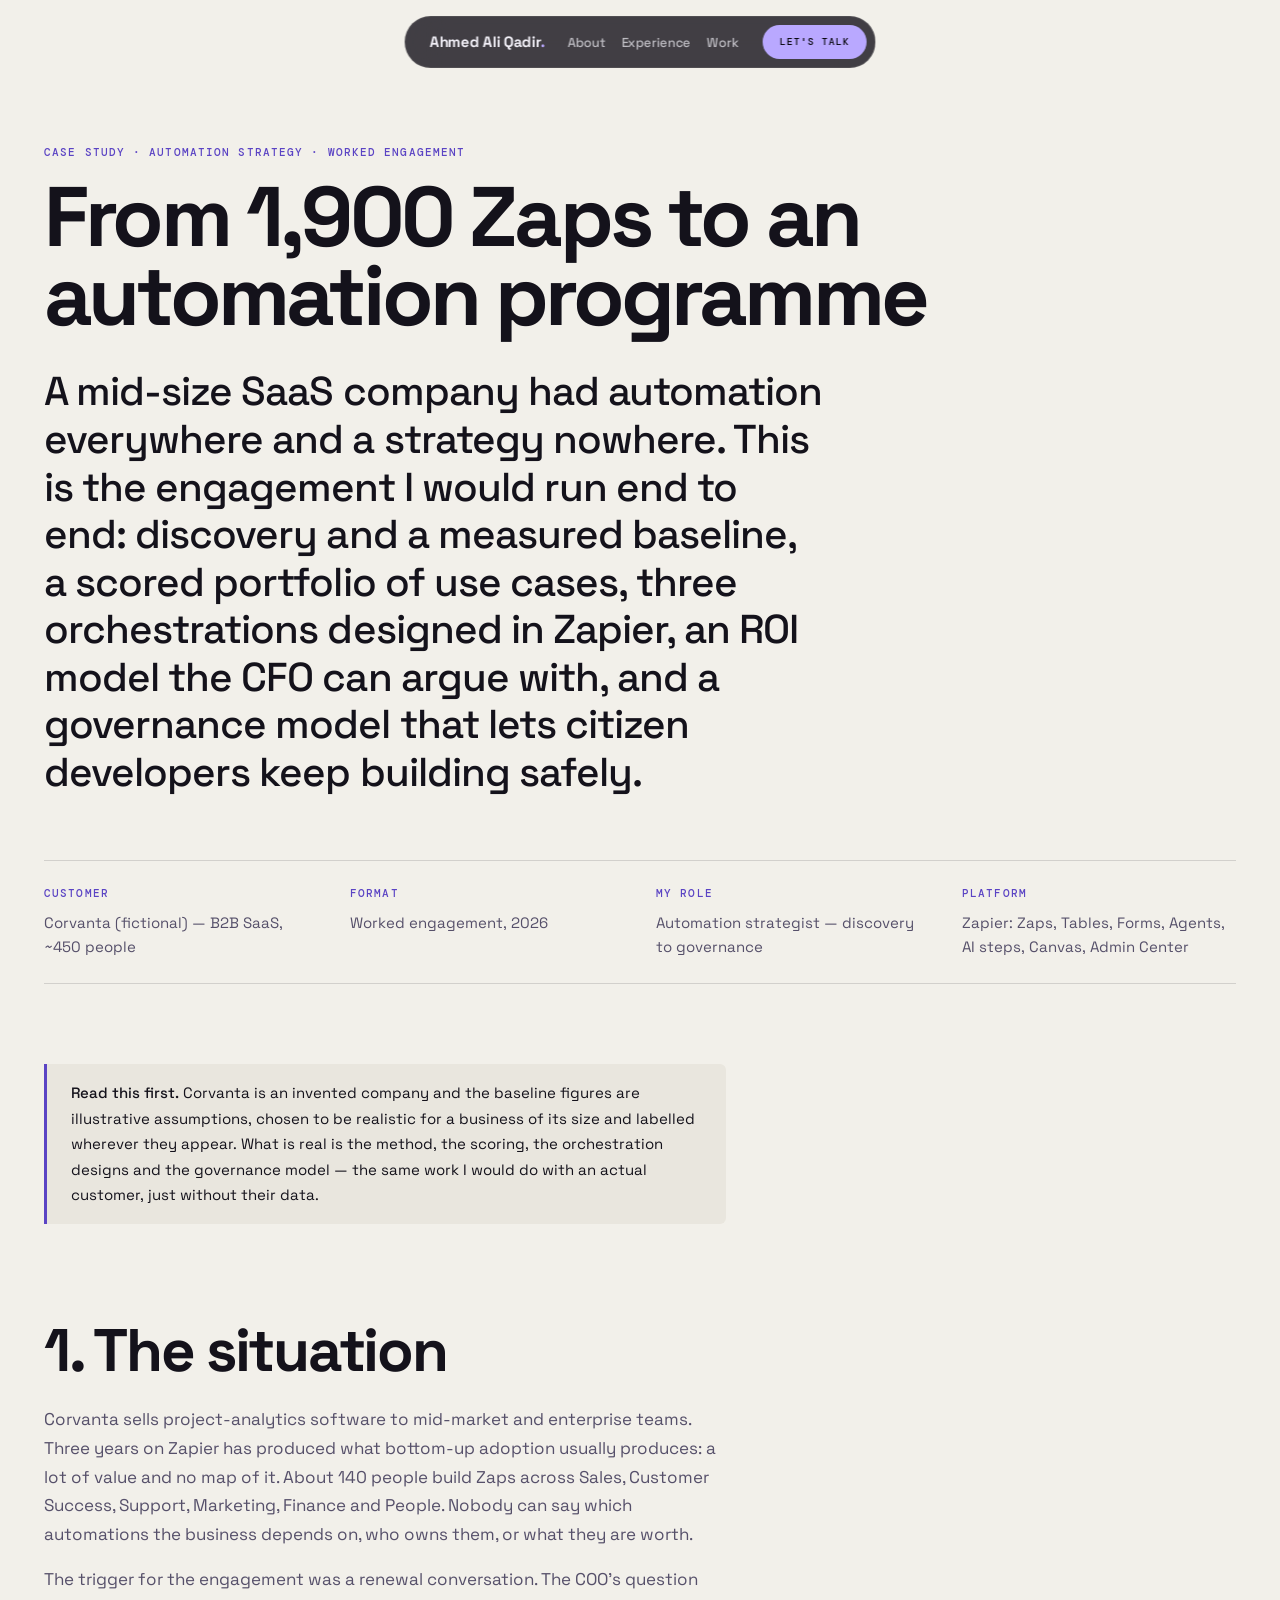
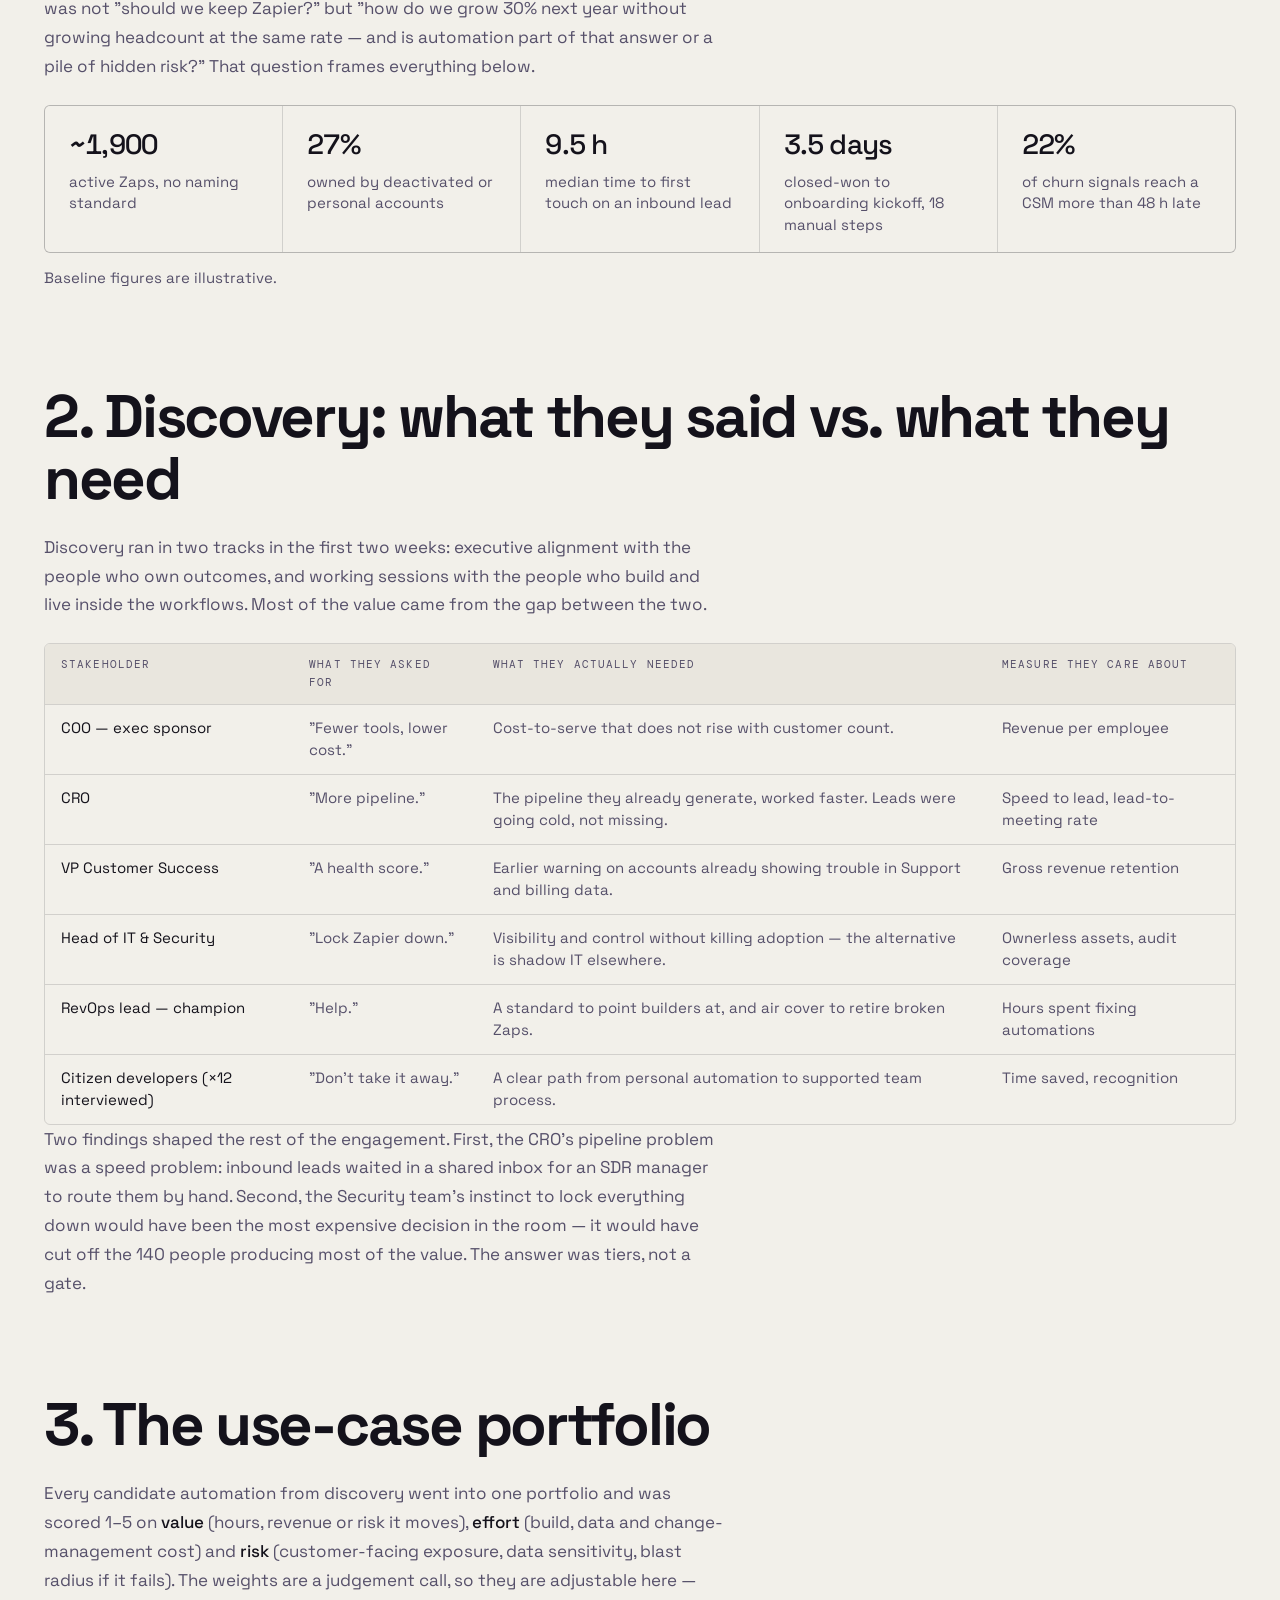
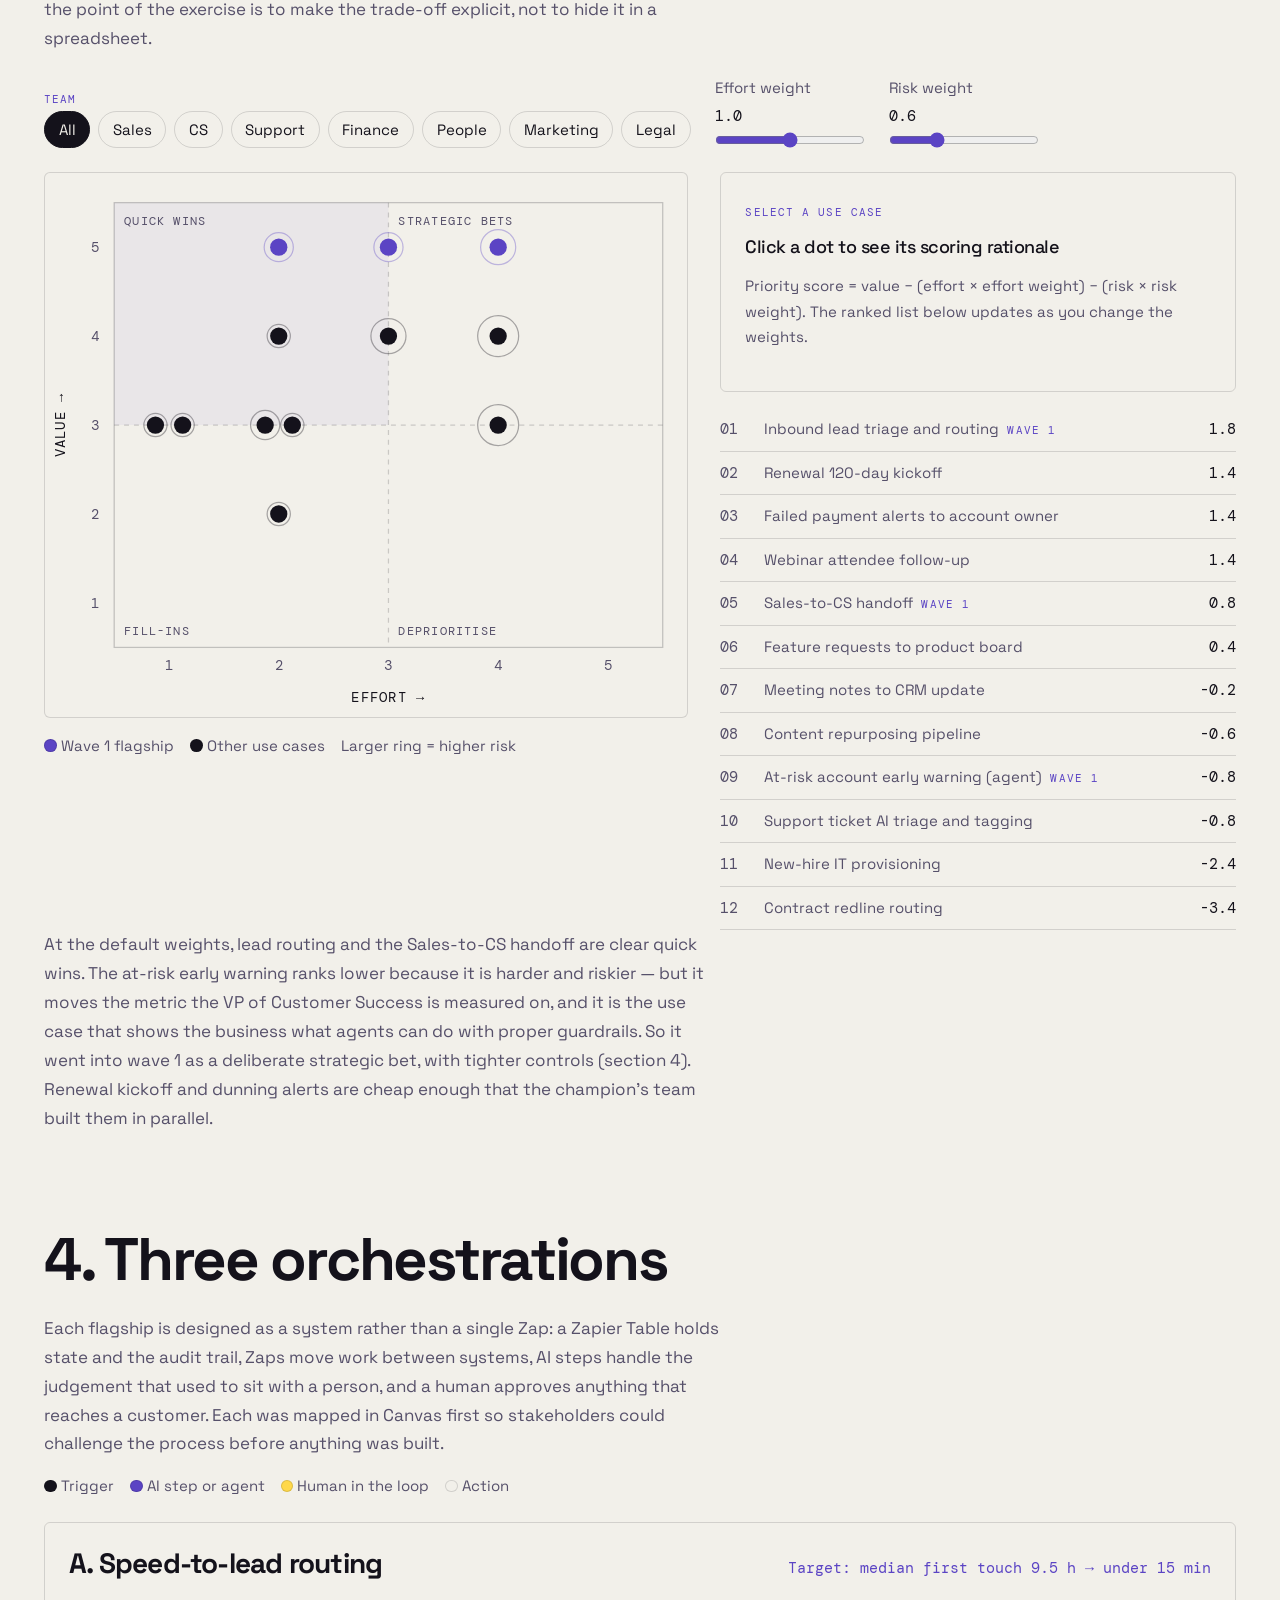
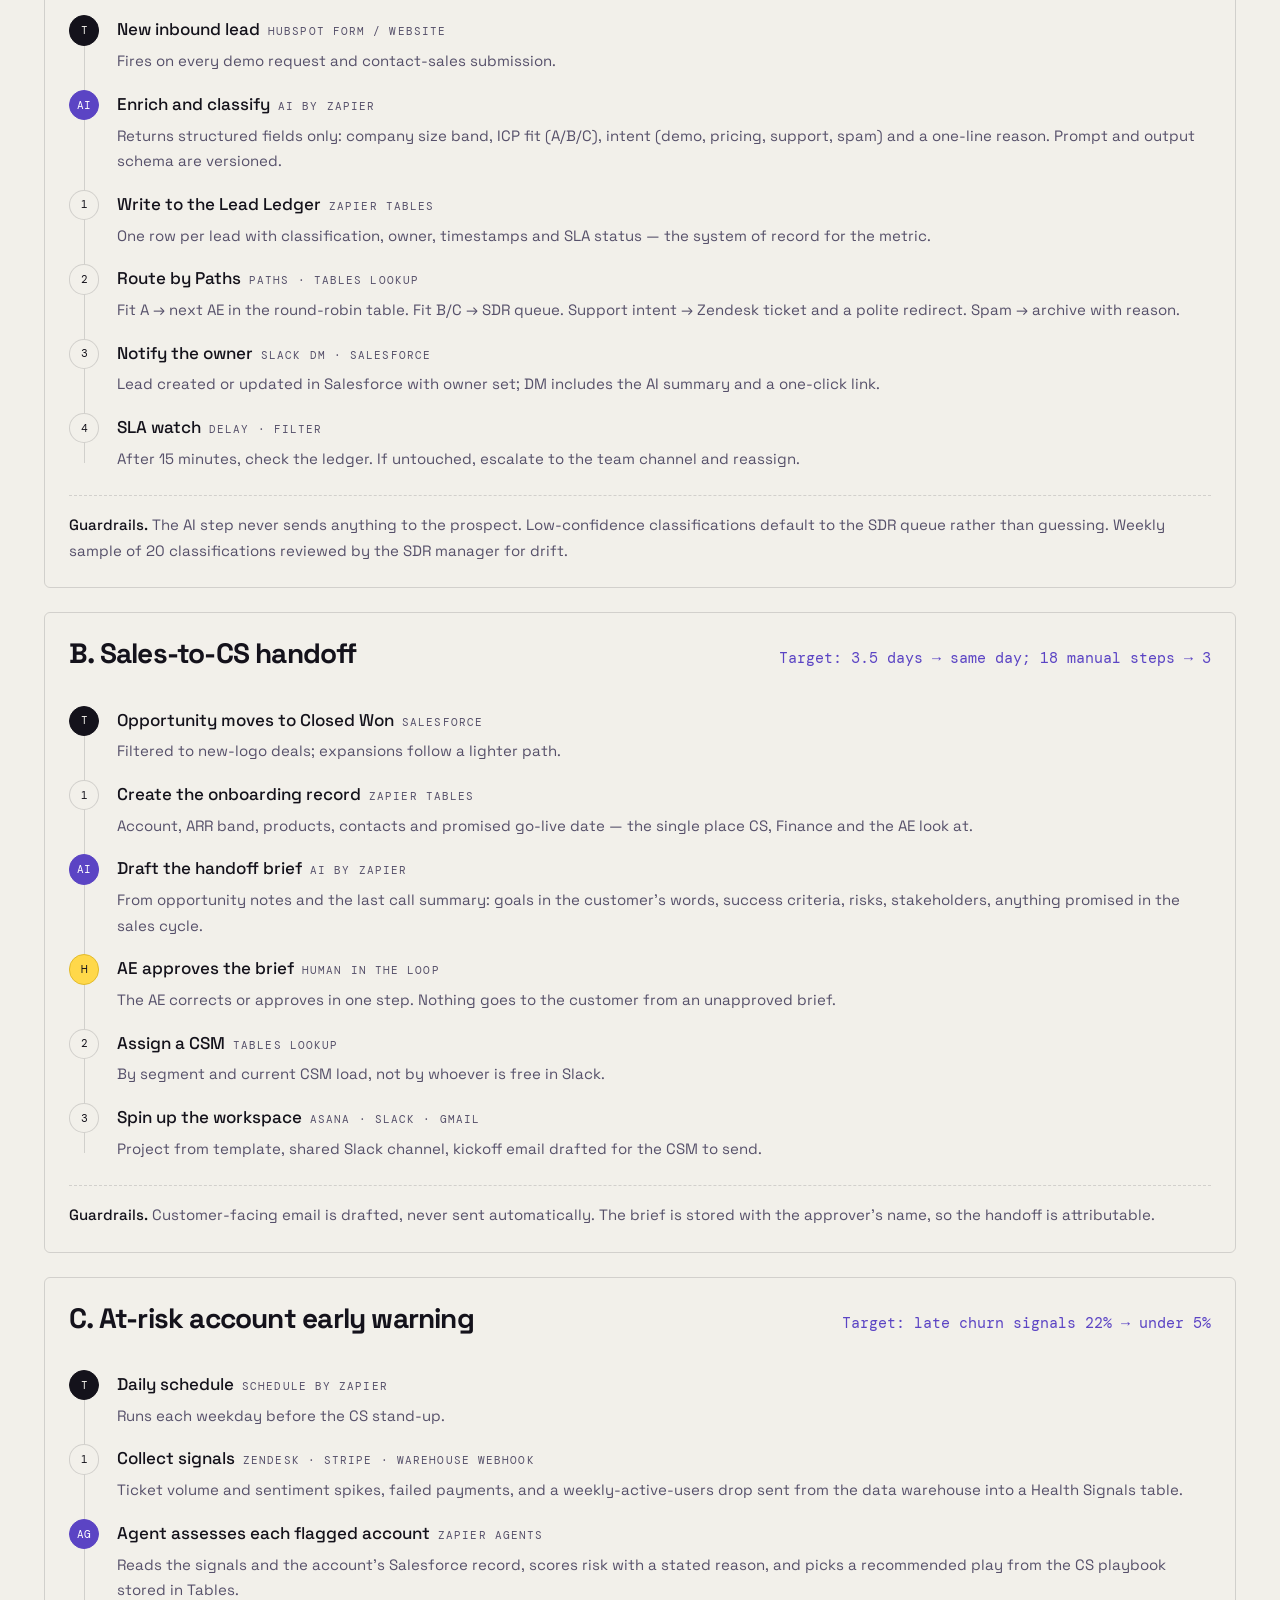
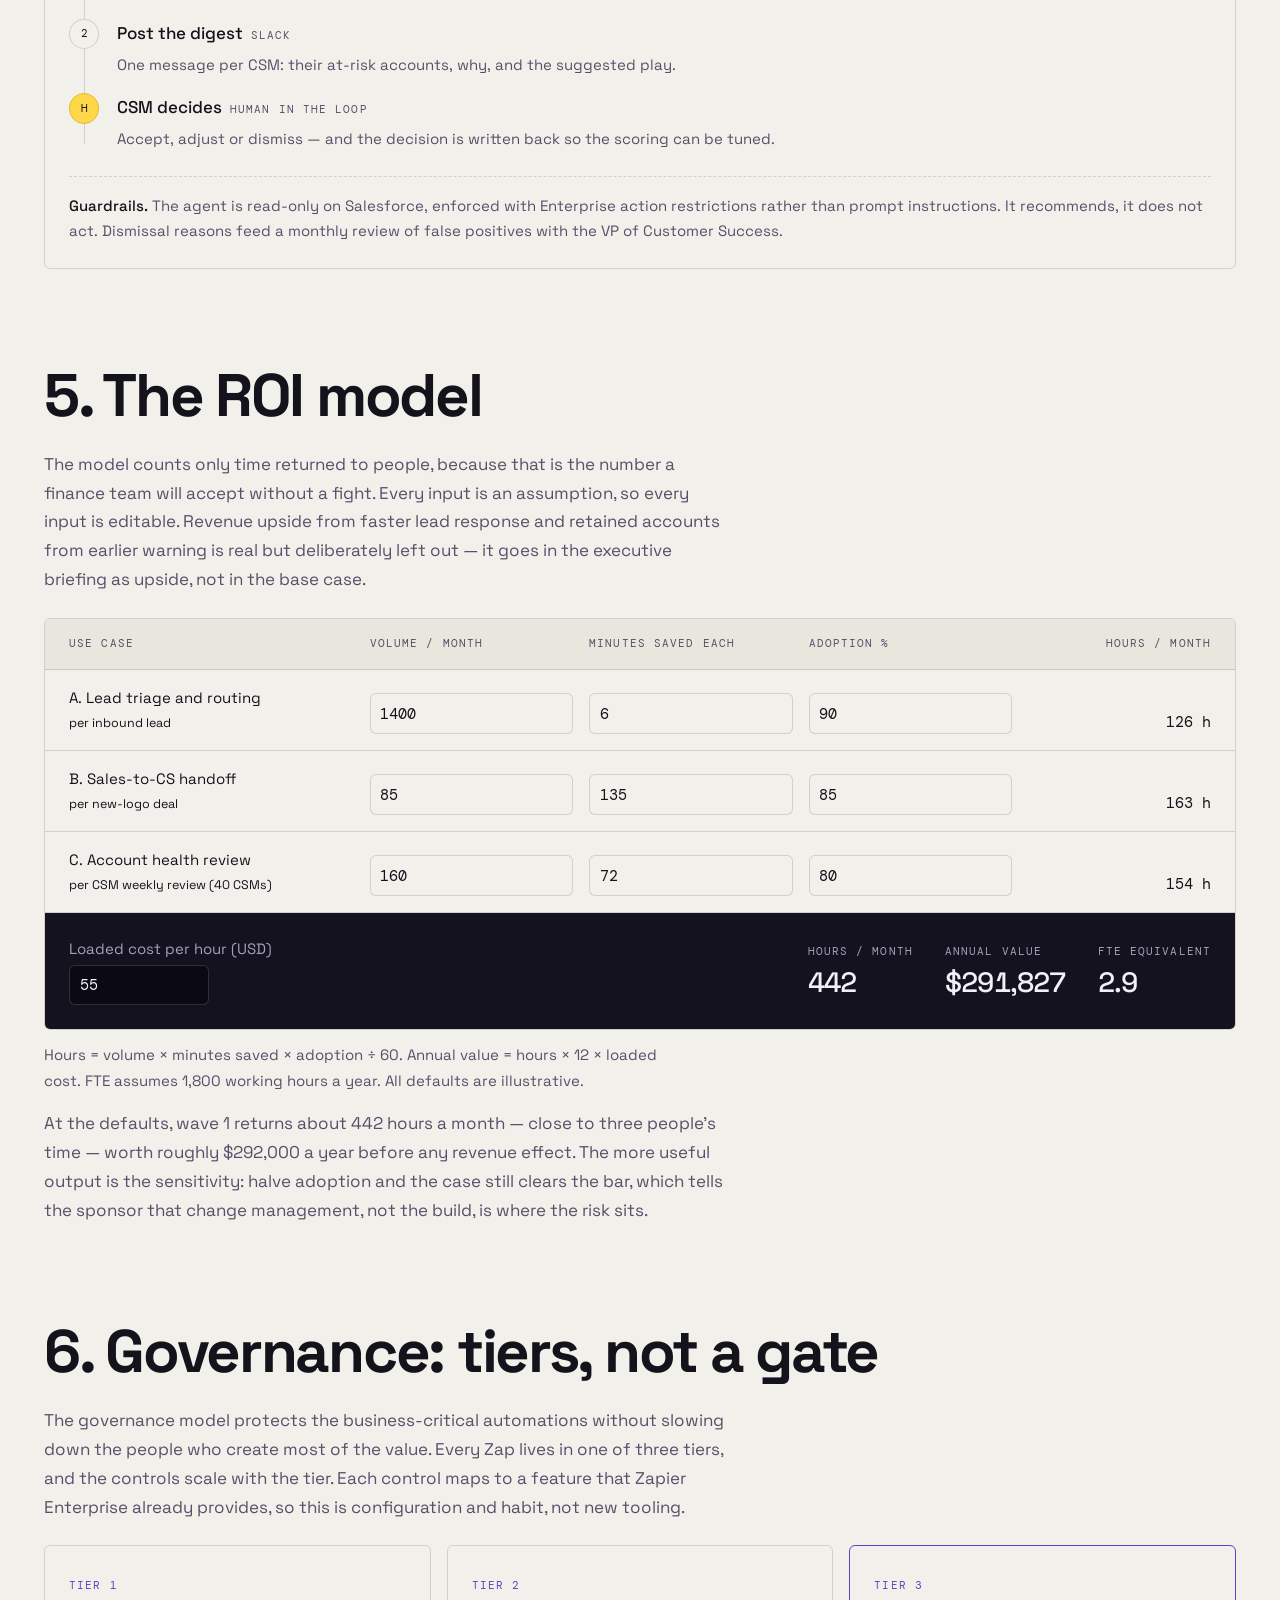
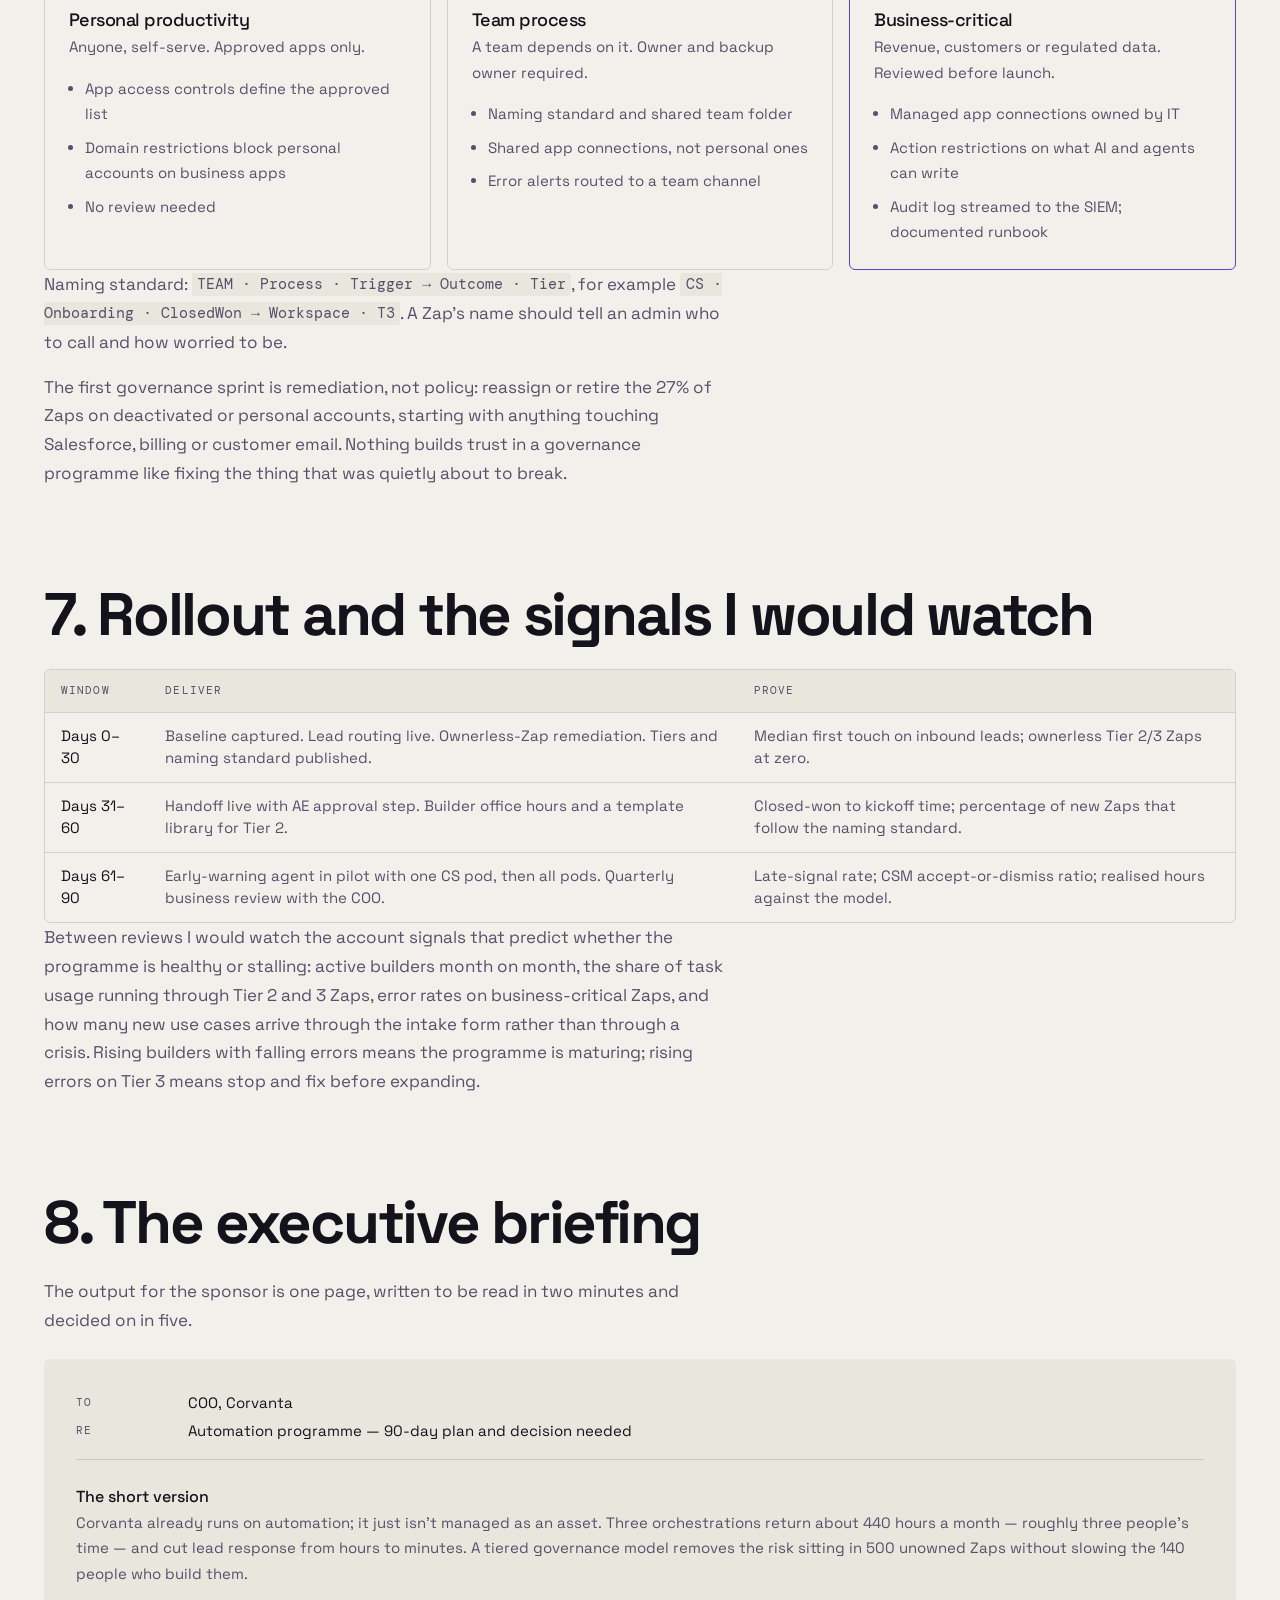
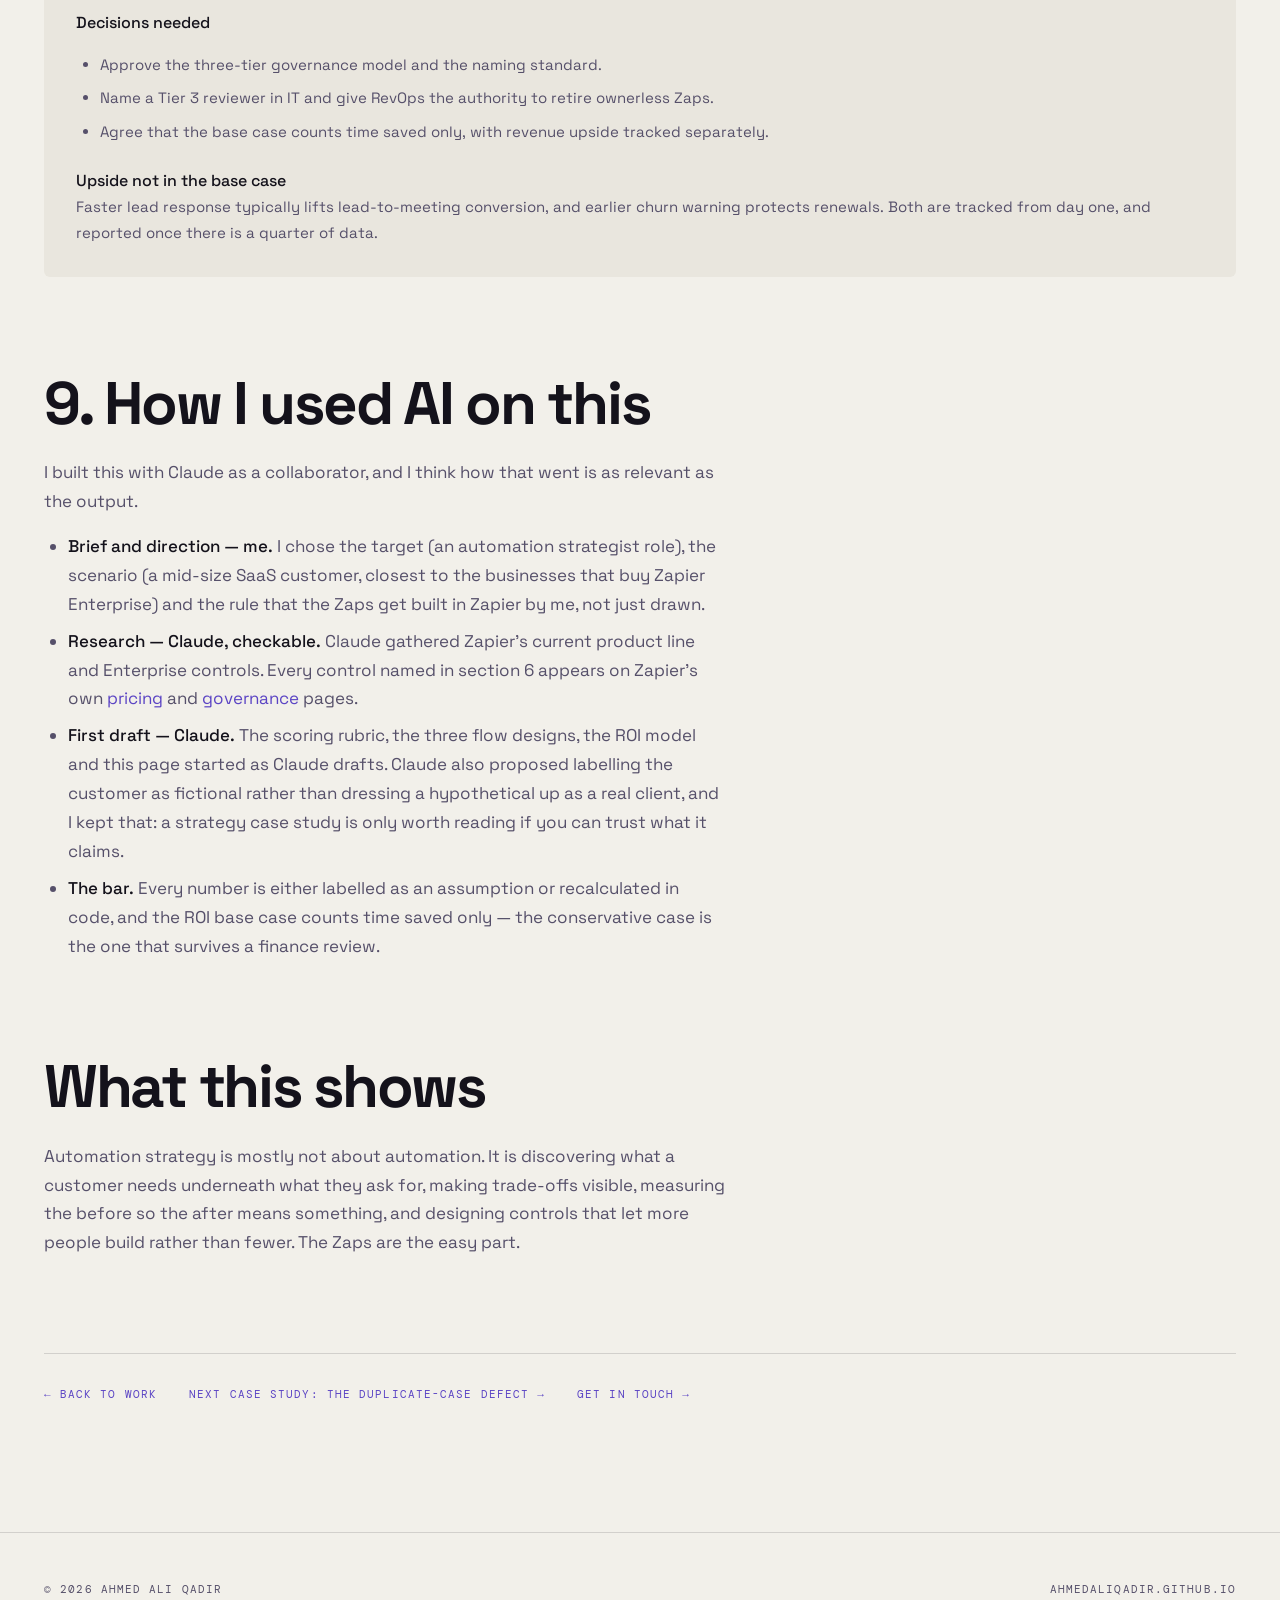
<file: case-studies/automation-strategy.html>
<!DOCTYPE html>
<html lang="en-GB">
<head>
  <meta charset="UTF-8">
  <meta name="viewport" content="width=device-width, initial-scale=1.0">
  <title>Automation strategy, end to end — Ahmed Ali Qadir</title>
  <meta name="description" content="Worked engagement: taking a SaaS company's 1,900 bottom-up Zaps to a governed, measured automation programme — discovery, use-case scoring, three orchestrations, ROI model and governance.">
  <meta property="og:title" content="Automation strategy, end to end — Ahmed Ali Qadir">
  <meta property="og:description" content="Worked engagement: discovery, use-case scoring, three Zapier orchestrations, an ROI model and a governance playbook for a fictional 450-person SaaS company.">
  <meta property="og:type" content="article">
  <meta property="og:url" content="https://ahmedaliqadir.github.io/case-studies/automation-strategy.html">
  <meta property="og:image" content="https://ahmedaliqadir.github.io/assets/og-image.jpg">
  <meta property="og:image:type" content="image/jpeg">
  <meta property="og:image:width" content="1200">
  <meta property="og:image:height" content="627">
  <meta property="og:image:alt" content="Ahmed Ali Qadir — AI Automation Consultant. Less manual work. Outcomes, engineered.">
  <meta property="og:site_name" content="Ahmed Ali Qadir">
  <meta property="og:locale" content="en_GB">
  <meta name="twitter:card" content="summary_large_image">
  <link rel="canonical" href="https://ahmedaliqadir.github.io/case-studies/automation-strategy.html">
  <meta name="theme-color" content="#F2F0EA">

  <link rel="preconnect" href="https://fonts.googleapis.com">
  <link rel="preconnect" href="https://fonts.gstatic.com" crossorigin>
  <link href="https://fonts.googleapis.com/css2?family=Space+Grotesk:wght@400;500;700&family=DM+Mono:wght@400;500&display=swap" rel="stylesheet">
  <link rel="stylesheet" href="../assets/site.css">
  <style>
    /* Page-specific components. Everything uses the site tokens from site.css. */
    .study-body > .wide { max-width: none; }
    .notice {
      margin-top: var(--s8); padding: var(--s4) var(--s6);
      border-left: 3px solid var(--accent); background: var(--paper-raised);
      border-radius: 0 var(--radius) var(--radius) 0;
    }
    .notice p { color: var(--ink); font-size: var(--small); }
    .eyebrow {
      font-family: var(--font-mono); font-size: var(--label); letter-spacing: var(--track-label);
      text-transform: uppercase; color: var(--accent);
    }

    /* Metric strip */
    .metrics { display: grid; grid-template-columns: repeat(auto-fit, minmax(200px, 1fr)); gap: 1px;
      background: var(--rule); border: 1px solid var(--rule); border-radius: var(--radius); overflow: hidden; margin-top: var(--s6); }
    .metric { background: var(--paper); padding: var(--s4) var(--s6); }
    .metric b { display: block; font-size: 1.75rem; letter-spacing: var(--track-h3); color: var(--ink); font-weight: 500; font-variant-numeric: tabular-nums; }
    .metric span { font-size: var(--small); color: var(--ink-muted); line-height: 1.45; display: block; margin-top: var(--s1); }

    /* Tables */
    .tbl-wrap { overflow-x: auto; margin-top: var(--s6); border: 1px solid var(--rule); border-radius: var(--radius); }
    table.tbl { width: 100%; border-collapse: collapse; font-size: var(--small); min-width: 560px; }
    .tbl th, .tbl td { text-align: left; padding: var(--s3) var(--s4); border-bottom: 1px solid var(--rule); vertical-align: top; }
    .tbl th { font-family: var(--font-mono); font-size: var(--label); letter-spacing: var(--track-label); text-transform: uppercase; color: var(--ink-muted); font-weight: 400; background: var(--paper-raised); }
    .tbl td { color: var(--ink-muted); line-height: 1.5; }
    .tbl td:first-child { color: var(--ink); }
    .tbl tr:last-child td { border-bottom: 0; }
    .tbl .n { font-variant-numeric: tabular-nums; text-align: right; }
    .tbl tbody tr.is-hl td { background: rgba(91, 68, 196, 0.07); }

    /* Prioritisation matrix */
    .matrix-tools { display: flex; flex-wrap: wrap; gap: var(--s6); align-items: end; margin-top: var(--s6); }
    .matrix-tools label { display: grid; gap: var(--s1); font-size: var(--small); color: var(--ink-muted); }
    .matrix-tools input[type=range] { width: 150px; accent-color: var(--accent); }
    .matrix-tools output { font-family: var(--font-mono); color: var(--ink); }
    .chips { display: flex; flex-wrap: wrap; gap: var(--s2); }
    .chip-btn { font: inherit; font-size: var(--small); padding: 0.35rem 0.85rem; border-radius: var(--radius-pill);
      border: 1px solid var(--rule); background: transparent; color: var(--ink); cursor: pointer; }
    .chip-btn[aria-pressed=true] { background: var(--ink); color: var(--paper); border-color: var(--ink); }
    .matrix-grid { display: grid; grid-template-columns: minmax(0, 1.25fr) minmax(0, 1fr); gap: var(--s8); margin-top: var(--s6); align-items: start; }
    .matrix-svg { width: 100%; height: auto; display: block; border: 1px solid var(--rule); border-radius: var(--radius); background: var(--paper); }
    .matrix-svg text { font-family: var(--font-mono); }
    .matrix-svg .dot { cursor: pointer; transition: opacity var(--dur-fast) var(--ease); }
    .matrix-svg .dot:focus { outline: none; }
    .matrix-svg .dot:focus circle.core, .matrix-svg .dot.is-sel circle.core { stroke: var(--ink); stroke-width: 2.5; }
    .detail { border: 1px solid var(--rule); border-radius: var(--radius); padding: var(--s6); min-height: 220px; }
    .detail h4 { font-size: 1.125rem; letter-spacing: var(--track-h3); font-weight: 500; margin-top: var(--s2); }
    .detail p { font-size: var(--small); margin-top: var(--s3); }
    .scores { display: flex; gap: var(--s4); margin-top: var(--s4); font-family: var(--font-mono); font-size: var(--small); color: var(--ink); }
    .rank-list { margin-top: var(--s6); list-style: none; padding: 0 !important; counter-reset: r; }
    .rank-list li { display: grid; grid-template-columns: 2rem 1fr auto; gap: var(--s3); align-items: baseline; padding: var(--s2) 0; border-bottom: 1px solid var(--rule); margin: 0 !important; font-size: var(--small); }
    .rank-list li::before { counter-increment: r; content: counter(r, decimal-leading-zero); font-family: var(--font-mono); color: var(--ink-muted); }
    .rank-list .sc { font-family: var(--font-mono); color: var(--ink); }
    .rank-list .tag { font-family: var(--font-mono); font-size: var(--label); letter-spacing: var(--track-label); text-transform: uppercase; color: var(--accent); margin-left: var(--s2); }

    /* Orchestration rails */
    .flow { margin-top: var(--s6); border: 1px solid var(--rule); border-radius: var(--radius); padding: var(--s6); }
    .flow-head { display: flex; flex-wrap: wrap; justify-content: space-between; gap: var(--s3); align-items: baseline; }
    .flow-head h3 { margin-top: 0 !important; }
    .flow-kpi { font-family: var(--font-mono); font-size: var(--small); color: var(--accent); }
    .rail { list-style: none; padding: 0 !important; margin-top: var(--s6) !important; position: relative; }
    .rail::before { content: ""; position: absolute; left: 0.95rem; top: 0.5rem; bottom: 0.5rem; width: 1px; background: var(--rule); }
    .rail li { position: relative; padding-left: 3rem; margin: 0 0 var(--s4) !important; }
    .rail li:last-child { margin-bottom: 0 !important; }
    .rail .k { position: absolute; left: 0; top: 0; width: 1.9rem; height: 1.9rem; border-radius: 50%; display: grid; place-items: center;
      font-family: var(--font-mono); font-size: 0.7rem; background: var(--paper); border: 1px solid var(--rule); color: var(--ink); }
    .rail .k.t { background: var(--ink); color: var(--paper); border-color: var(--ink); }
    .rail .k.ai { background: var(--accent); color: #fff; border-color: var(--accent); }
    .rail .k.h { background: #FFD84A; color: var(--ink); border-color: #E2BB2C; }
    .rail b { color: var(--ink); font-weight: 500; }
    .rail .app { font-family: var(--font-mono); font-size: var(--label); letter-spacing: var(--track-label); text-transform: uppercase; color: var(--ink-muted); margin-left: var(--s2); }
    .rail p { font-size: var(--small); margin-top: var(--s1) !important; }
    .legend { display: flex; flex-wrap: wrap; gap: var(--s4); margin-top: var(--s4); font-size: var(--small); color: var(--ink-muted); }
    .legend i { display: inline-block; width: 0.8rem; height: 0.8rem; border-radius: 50%; vertical-align: -1px; margin-right: var(--s1); border: 1px solid var(--rule); }
    .guard { margin-top: var(--s6); padding-top: var(--s4); border-top: 1px dashed var(--rule); }
    .guard p { font-size: var(--small); }

    /* ROI calculator */
    .calc { margin-top: var(--s6); border: 1px solid var(--rule); border-radius: var(--radius); overflow: hidden; }
    .calc-row { display: grid; grid-template-columns: minmax(0, 1.4fr) repeat(3, minmax(0, 1fr)) minmax(0, 0.9fr); gap: var(--s4); padding: var(--s4) var(--s6); border-bottom: 1px solid var(--rule); align-items: end; }
    .calc-row.head { background: var(--paper-raised); font-family: var(--font-mono); font-size: var(--label); letter-spacing: var(--track-label); text-transform: uppercase; color: var(--ink-muted); align-items: center; }
    .calc-row .name { color: var(--ink); font-size: var(--small); }
    .calc input[type=number] { width: 100%; font: inherit; font-family: var(--font-mono); font-size: var(--small); padding: 0.45rem 0.6rem; border: 1px solid var(--rule); border-radius: var(--radius); background: var(--paper); color: var(--ink); }
    .calc input:focus-visible { outline: 2px solid var(--accent); outline-offset: 1px; }
    .calc .out { font-family: var(--font-mono); font-size: var(--small); color: var(--ink); text-align: right; font-variant-numeric: tabular-nums; }
    .calc-foot { display: flex; flex-wrap: wrap; gap: var(--s6); justify-content: space-between; align-items: end; padding: var(--s6); background: var(--dark); color: var(--dark-ink); }
    .calc-foot label { display: grid; gap: var(--s1); font-size: var(--small); color: var(--dark-muted); }
    .calc-foot input { max-width: 140px; background: var(--dark-deep) !important; color: var(--dark-ink) !important; border-color: var(--dark-rule) !important; }
    .totals { display: flex; flex-wrap: wrap; gap: var(--s8); }
    .totals div span { display: block; font-family: var(--font-mono); font-size: var(--label); letter-spacing: var(--track-label); text-transform: uppercase; color: var(--dark-muted); }
    .totals div b { font-size: 1.75rem; font-weight: 500; letter-spacing: var(--track-h3); color: var(--dark-ink); font-variant-numeric: tabular-nums; }
    .calc-label { display: none; }

    /* Governance tiers */
    .tiers { display: grid; grid-template-columns: repeat(3, minmax(0, 1fr)); gap: var(--s4); margin-top: var(--s6); }
    .tier { border: 1px solid var(--rule); border-radius: var(--radius); padding: var(--s6); }
    .tier.t3 { border-color: var(--accent); }
    .tier h4 { font-size: 1.125rem; font-weight: 500; letter-spacing: var(--track-h3); margin-top: var(--s2); }
    .tier p, .tier li { font-size: var(--small); }
    .tier ul { padding-left: var(--s4) !important; }

    /* Exec memo */
    .memo { margin-top: var(--s6); background: var(--paper-raised); border-radius: var(--radius); padding: var(--s8); }
    .memo dl { display: grid; grid-template-columns: 6rem 1fr; gap: var(--s1) var(--s4); font-size: var(--small); padding-bottom: var(--s4); border-bottom: 1px solid var(--rule); }
    .memo dt { font-family: var(--font-mono); color: var(--ink-muted); font-size: var(--label); letter-spacing: var(--track-label); text-transform: uppercase; padding-top: 0.2rem; }
    .memo dd { color: var(--ink); }
    .memo p, .memo li { font-size: var(--small); }
    .memo h4 { font-size: 1rem; font-weight: 500; margin-top: var(--s6); }

    @media (max-width: 900px) {
      .matrix-grid { grid-template-columns: 1fr; }
      .tiers { grid-template-columns: 1fr; }
      .calc-row { grid-template-columns: 1fr 1fr; }
      .calc-row.head { display: none; }
      .calc-row .name { grid-column: 1 / -1; font-weight: 500; }
      .calc-row .out { grid-column: 1 / -1; text-align: left; }
      .calc-label { display: block; font-size: var(--label); font-family: var(--font-mono); letter-spacing: var(--track-label); text-transform: uppercase; color: var(--ink-muted); margin-bottom: var(--s1); }
      .memo { padding: var(--s6); }
      .memo dl { grid-template-columns: 1fr; }
    }
  </style>
</head>
<body>

  <a class="skip-link" href="#main">Skip to content</a>

  <header class="nav">
    <a class="nav-name" href="../index.html">Ahmed Ali Qadir<span>.</span></a>
    <nav aria-label="Sections">
      <ul class="nav-links">
        <li><a href="../index.html#about">About</a></li>
        <li><a href="../index.html#experience">Experience</a></li>
        <li><a href="../index.html#work">Work</a></li>
      </ul>
    </nav>
    <a class="btn btn-pill-sm" href="../index.html#contact">Let's talk</a>
  </header>

  <main id="main">

    <div class="container study-header">
      <p class="study-kicker">Case study · Automation strategy · Worked engagement</p>
      <h1>From 1,900 Zaps to an automation programme</h1>
      <p class="study-standfirst">A mid-size SaaS company had automation everywhere and a strategy nowhere.
        This is the engagement I would run end to end: discovery and a measured baseline, a scored portfolio
        of use cases, three orchestrations designed in Zapier, an ROI model the CFO can argue with, and a
        governance model that lets citizen developers keep building safely.</p>

      <dl class="study-facts">
        <div>
          <dt>Customer</dt>
          <dd>Corvanta (fictional) — B2B SaaS, ~450 people</dd>
        </div>
        <div>
          <dt>Format</dt>
          <dd>Worked engagement, 2026</dd>
        </div>
        <div>
          <dt>My role</dt>
          <dd>Automation strategist — discovery to governance</dd>
        </div>
        <div>
          <dt>Platform</dt>
          <dd>Zapier: Zaps, Tables, Forms, Agents, AI steps, Canvas, Admin Center</dd>
        </div>
      </dl>
    </div>

    <article class="container study-body">

      <div class="notice">
        <p><strong>Read this first.</strong> Corvanta is an invented company and the baseline figures are
          illustrative assumptions, chosen to be realistic for a business of its size and labelled wherever they
          appear. What is real is the method, the scoring, the orchestration designs and the governance model —
          the same work I would do with an actual customer, just without their data.</p>
      </div>

      <!-- ===================================================== 1 -->
      <h2>1. The situation</h2>
      <p>Corvanta sells project-analytics software to mid-market and enterprise teams. Three years on Zapier
        has produced what bottom-up adoption usually produces: a lot of value and no map of it. About 140
        people build Zaps across Sales, Customer Success, Support, Marketing, Finance and People. Nobody can say
        which automations the business depends on, who owns them, or what they are worth.</p>
      <p>The trigger for the engagement was a renewal conversation. The COO's question was not "should we keep
        Zapier?" but "how do we grow 30% next year without growing headcount at the same rate — and is
        automation part of that answer or a pile of hidden risk?" That question frames everything below.</p>

      <div class="metrics wide" role="list" aria-label="Baseline at the start of the engagement (illustrative)">
        <div class="metric" role="listitem"><b>~1,900</b><span>active Zaps, no naming standard</span></div>
        <div class="metric" role="listitem"><b>27%</b><span>owned by deactivated or personal accounts</span></div>
        <div class="metric" role="listitem"><b>9.5 h</b><span>median time to first touch on an inbound lead</span></div>
        <div class="metric" role="listitem"><b>3.5 days</b><span>closed-won to onboarding kickoff, 18 manual steps</span></div>
        <div class="metric" role="listitem"><b>22%</b><span>of churn signals reach a CSM more than 48 h late</span></div>
      </div>
      <p style="margin-top: var(--s3); font-size: var(--small);">Baseline figures are illustrative.</p>

      <!-- ===================================================== 2 -->
      <h2>2. Discovery: what they said vs. what they need</h2>
      <p>Discovery ran in two tracks in the first two weeks: executive alignment with the people who own
        outcomes, and working sessions with the people who build and live inside the workflows. Most of the
        value came from the gap between the two.</p>

      <div class="tbl-wrap wide">
        <table class="tbl">
          <thead>
            <tr><th>Stakeholder</th><th>What they asked for</th><th>What they actually needed</th><th>Measure they care about</th></tr>
          </thead>
          <tbody>
            <tr><td>COO — exec sponsor</td><td>"Fewer tools, lower cost."</td><td>Cost-to-serve that does not rise with customer count.</td><td>Revenue per employee</td></tr>
            <tr><td>CRO</td><td>"More pipeline."</td><td>The pipeline they already generate, worked faster. Leads were going cold, not missing.</td><td>Speed to lead, lead-to-meeting rate</td></tr>
            <tr><td>VP Customer Success</td><td>"A health score."</td><td>Earlier warning on accounts already showing trouble in Support and billing data.</td><td>Gross revenue retention</td></tr>
            <tr><td>Head of IT &amp; Security</td><td>"Lock Zapier down."</td><td>Visibility and control without killing adoption — the alternative is shadow IT elsewhere.</td><td>Ownerless assets, audit coverage</td></tr>
            <tr><td>RevOps lead — champion</td><td>"Help."</td><td>A standard to point builders at, and air cover to retire broken Zaps.</td><td>Hours spent fixing automations</td></tr>
            <tr><td>Citizen developers (×12 interviewed)</td><td>"Don't take it away."</td><td>A clear path from personal automation to supported team process.</td><td>Time saved, recognition</td></tr>
          </tbody>
        </table>
      </div>

      <p>Two findings shaped the rest of the engagement. First, the CRO's pipeline problem was a speed problem:
        inbound leads waited in a shared inbox for an SDR manager to route them by hand. Second, the Security
        team's instinct to lock everything down would have been the most expensive decision in the room —
        it would have cut off the 140 people producing most of the value. The answer was tiers, not a gate.</p>

      <!-- ===================================================== 3 -->
      <h2>3. The use-case portfolio</h2>
      <p>Every candidate automation from discovery went into one portfolio and was scored 1–5 on
        <strong>value</strong> (hours, revenue or risk it moves), <strong>effort</strong> (build, data and
        change-management cost) and <strong>risk</strong> (customer-facing exposure, data sensitivity, blast
        radius if it fails). The weights are a judgement call, so they are adjustable here — the point of the
        exercise is to make the trade-off explicit, not to hide it in a spreadsheet.</p>

      <div class="wide" id="portfolio">
        <div class="matrix-tools">
          <div>
            <span class="eyebrow">Team</span>
            <div class="chips" role="group" aria-label="Filter use cases by team" id="teamChips"></div>
          </div>
          <label>Effort weight <output id="wEffOut">1.0</output>
            <input type="range" id="wEff" min="0" max="2" step="0.1" value="1">
          </label>
          <label>Risk weight <output id="wRiskOut">0.6</output>
            <input type="range" id="wRisk" min="0" max="2" step="0.1" value="0.6">
          </label>
        </div>

        <div class="matrix-grid">
          <div>
            <svg class="matrix-svg" id="matrix" viewBox="0 0 520 440" role="img"
                 aria-label="Use cases plotted by value (vertical) and effort (horizontal); dot size shows risk">
            </svg>
            <div class="legend" aria-hidden="true">
              <span><i style="background: var(--accent)"></i>Wave 1 flagship</span>
              <span><i style="background: var(--ink)"></i>Other use cases</span>
              <span>Larger ring = higher risk</span>
            </div>
          </div>
          <div>
            <div class="detail" id="detail" aria-live="polite">
              <span class="eyebrow">Select a use case</span>
              <h4>Click a dot to see its scoring rationale</h4>
              <p>Priority score = value − (effort × effort weight) − (risk × risk weight). The ranked list below
                updates as you change the weights.</p>
            </div>
            <ol class="rank-list" id="rank" aria-label="Use cases ranked by priority score"></ol>
          </div>
        </div>
      </div>

      <p>At the default weights, lead routing and the Sales-to-CS handoff are clear quick wins. The at-risk early
        warning ranks lower because it is harder and riskier — but it moves the metric the VP of Customer
        Success is measured on, and it is the use case that shows the business what agents can do with proper
        guardrails. So it went into wave 1 as a deliberate strategic bet, with tighter controls (section 4).
        Renewal kickoff and dunning alerts are cheap enough that the champion's team built them in parallel.</p>

      <!-- ===================================================== 4 -->
      <h2>4. Three orchestrations</h2>
      <p>Each flagship is designed as a system rather than a single Zap: a Zapier Table holds state and the audit
        trail, Zaps move work between systems, AI steps handle the judgement that used to sit with a person, and a
        human approves anything that reaches a customer. Each was mapped in Canvas first so stakeholders could
        challenge the process before anything was built.</p>
      <div class="legend">
        <span><i style="background: var(--ink)"></i>Trigger</span>
        <span><i style="background: var(--accent)"></i>AI step or agent</span>
        <span><i style="background: #FFD84A"></i>Human in the loop</span>
        <span><i style="background: var(--paper)"></i>Action</span>
      </div>

      <!-- Flow 1 -->
      <section class="flow wide" aria-labelledby="f1">
        <div class="flow-head">
          <h3 id="f1">A. Speed-to-lead routing</h3>
          <span class="flow-kpi">Target: median first touch 9.5 h → under 15 min</span>
        </div>
        <ol class="rail">
          <li><span class="k t">T</span><b>New inbound lead</b><span class="app">HubSpot form / website</span>
            <p>Fires on every demo request and contact-sales submission.</p></li>
          <li><span class="k ai">AI</span><b>Enrich and classify</b><span class="app">AI by Zapier</span>
            <p>Returns structured fields only: company size band, ICP fit (A/B/C), intent (demo, pricing, support,
              spam) and a one-line reason. Prompt and output schema are versioned.</p></li>
          <li><span class="k">1</span><b>Write to the Lead Ledger</b><span class="app">Zapier Tables</span>
            <p>One row per lead with classification, owner, timestamps and SLA status — the system of record for
              the metric.</p></li>
          <li><span class="k">2</span><b>Route by Paths</b><span class="app">Paths · Tables lookup</span>
            <p>Fit A → next AE in the round-robin table. Fit B/C → SDR queue. Support intent → Zendesk ticket and a
              polite redirect. Spam → archive with reason.</p></li>
          <li><span class="k">3</span><b>Notify the owner</b><span class="app">Slack DM · Salesforce</span>
            <p>Lead created or updated in Salesforce with owner set; DM includes the AI summary and a one-click
              link.</p></li>
          <li><span class="k">4</span><b>SLA watch</b><span class="app">Delay · Filter</span>
            <p>After 15 minutes, check the ledger. If untouched, escalate to the team channel and reassign.</p></li>
        </ol>
        <div class="guard">
          <p><strong>Guardrails.</strong> The AI step never sends anything to the prospect. Low-confidence
            classifications default to the SDR queue rather than guessing. Weekly sample of 20 classifications
            reviewed by the SDR manager for drift.</p>
        </div>
      </section>

      <!-- Flow 2 -->
      <section class="flow wide" aria-labelledby="f2">
        <div class="flow-head">
          <h3 id="f2">B. Sales-to-CS handoff</h3>
          <span class="flow-kpi">Target: 3.5 days → same day; 18 manual steps → 3</span>
        </div>
        <ol class="rail">
          <li><span class="k t">T</span><b>Opportunity moves to Closed Won</b><span class="app">Salesforce</span>
            <p>Filtered to new-logo deals; expansions follow a lighter path.</p></li>
          <li><span class="k">1</span><b>Create the onboarding record</b><span class="app">Zapier Tables</span>
            <p>Account, ARR band, products, contacts and promised go-live date — the single place CS, Finance and
              the AE look at.</p></li>
          <li><span class="k ai">AI</span><b>Draft the handoff brief</b><span class="app">AI by Zapier</span>
            <p>From opportunity notes and the last call summary: goals in the customer's words, success criteria,
              risks, stakeholders, anything promised in the sales cycle.</p></li>
          <li><span class="k h">H</span><b>AE approves the brief</b><span class="app">Human in the loop</span>
            <p>The AE corrects or approves in one step. Nothing goes to the customer from an unapproved brief.</p></li>
          <li><span class="k">2</span><b>Assign a CSM</b><span class="app">Tables lookup</span>
            <p>By segment and current CSM load, not by whoever is free in Slack.</p></li>
          <li><span class="k">3</span><b>Spin up the workspace</b><span class="app">Asana · Slack · Gmail</span>
            <p>Project from template, shared Slack channel, kickoff email drafted for the CSM to send.</p></li>
        </ol>
        <div class="guard">
          <p><strong>Guardrails.</strong> Customer-facing email is drafted, never sent automatically. The brief is
            stored with the approver's name, so the handoff is attributable.</p>
        </div>
      </section>

      <!-- Flow 3 -->
      <section class="flow wide" aria-labelledby="f3">
        <div class="flow-head">
          <h3 id="f3">C. At-risk account early warning</h3>
          <span class="flow-kpi">Target: late churn signals 22% → under 5%</span>
        </div>
        <ol class="rail">
          <li><span class="k t">T</span><b>Daily schedule</b><span class="app">Schedule by Zapier</span>
            <p>Runs each weekday before the CS stand-up.</p></li>
          <li><span class="k">1</span><b>Collect signals</b><span class="app">Zendesk · Stripe · warehouse webhook</span>
            <p>Ticket volume and sentiment spikes, failed payments, and a weekly-active-users drop sent from the
              data warehouse into a Health Signals table.</p></li>
          <li><span class="k ai">AG</span><b>Agent assesses each flagged account</b><span class="app">Zapier Agents</span>
            <p>Reads the signals and the account's Salesforce record, scores risk with a stated reason, and picks a
              recommended play from the CS playbook stored in Tables.</p></li>
          <li><span class="k">2</span><b>Post the digest</b><span class="app">Slack</span>
            <p>One message per CSM: their at-risk accounts, why, and the suggested play.</p></li>
          <li><span class="k h">H</span><b>CSM decides</b><span class="app">Human in the loop</span>
            <p>Accept, adjust or dismiss — and the decision is written back so the scoring can be tuned.</p></li>
        </ol>
        <div class="guard">
          <p><strong>Guardrails.</strong> The agent is read-only on Salesforce, enforced with Enterprise action
            restrictions rather than prompt instructions. It recommends, it does not act. Dismissal reasons feed a
            monthly review of false positives with the VP of Customer Success.</p>
        </div>
      </section>

      <!-- Build evidence slot: uncomment and add screenshots once the Zaps are built.
      <h3>Built in Zapier</h3>
      <p>Screenshots of the three orchestrations as built and tested.</p>
      -->

      <!-- ===================================================== 5 -->
      <h2>5. The ROI model</h2>
      <p>The model counts only time returned to people, because that is the number a finance team will accept
        without a fight. Every input is an assumption, so every input is editable. Revenue upside from faster
        lead response and retained accounts from earlier warning is real but deliberately left out — it goes in
        the executive briefing as upside, not in the base case.</p>

      <div class="calc wide" id="calc">
        <div class="calc-row head" aria-hidden="true">
          <span>Use case</span><span>Volume / month</span><span>Minutes saved each</span><span>Adoption %</span><span style="text-align:right">Hours / month</span>
        </div>
        <div class="calc-row" data-row>
          <span class="name">A. Lead triage and routing <br><small>per inbound lead</small></span>
          <label><span class="calc-label">Volume / month</span><input type="number" min="0" step="10" value="1400" aria-label="Lead routing: leads per month"></label>
          <label><span class="calc-label">Minutes saved each</span><input type="number" min="0" step="1" value="6" aria-label="Lead routing: minutes saved per lead"></label>
          <label><span class="calc-label">Adoption %</span><input type="number" min="0" max="100" step="5" value="90" aria-label="Lead routing: adoption percent"></label>
          <span class="out" data-out>—</span>
        </div>
        <div class="calc-row" data-row>
          <span class="name">B. Sales-to-CS handoff <br><small>per new-logo deal</small></span>
          <label><span class="calc-label">Volume / month</span><input type="number" min="0" step="5" value="85" aria-label="Handoff: deals per month"></label>
          <label><span class="calc-label">Minutes saved each</span><input type="number" min="0" step="5" value="135" aria-label="Handoff: minutes saved per deal"></label>
          <label><span class="calc-label">Adoption %</span><input type="number" min="0" max="100" step="5" value="85" aria-label="Handoff: adoption percent"></label>
          <span class="out" data-out>—</span>
        </div>
        <div class="calc-row" data-row>
          <span class="name">C. Account health review <br><small>per CSM weekly review (40 CSMs)</small></span>
          <label><span class="calc-label">Volume / month</span><input type="number" min="0" step="10" value="160" aria-label="Health review: reviews per month"></label>
          <label><span class="calc-label">Minutes saved each</span><input type="number" min="0" step="5" value="72" aria-label="Health review: minutes saved per review"></label>
          <label><span class="calc-label">Adoption %</span><input type="number" min="0" max="100" step="5" value="80" aria-label="Health review: adoption percent"></label>
          <span class="out" data-out>—</span>
        </div>
        <div class="calc-foot">
          <label>Loaded cost per hour (USD)
            <input type="number" id="rate" min="0" step="5" value="55" aria-label="Loaded cost per hour in US dollars">
          </label>
          <div class="totals" aria-live="polite">
            <div><span>Hours / month</span><b id="tH">—</b></div>
            <div><span>Annual value</span><b id="tV">—</b></div>
            <div><span>FTE equivalent</span><b id="tF">—</b></div>
          </div>
        </div>
      </div>
      <p style="margin-top: var(--s3); font-size: var(--small);">Hours = volume × minutes saved × adoption ÷ 60.
        Annual value = hours × 12 × loaded cost. FTE assumes 1,800 working hours a year. All defaults are
        illustrative.</p>

      <p>At the defaults, wave 1 returns about 442 hours a month — close to three people's time — worth roughly
        $292,000 a year before any revenue effect. The more useful output is the sensitivity: halve adoption and
        the case still clears the bar, which tells the sponsor that change management, not the build, is where
        the risk sits.</p>

      <!-- ===================================================== 6 -->
      <h2>6. Governance: tiers, not a gate</h2>
      <p>The governance model protects the business-critical automations without slowing down the people who
        create most of the value. Every Zap lives in one of three tiers, and the controls scale with the tier.
        Each control maps to a feature that Zapier Enterprise already provides, so this is configuration and
        habit, not new tooling.</p>

      <div class="tiers wide">
        <div class="tier">
          <span class="eyebrow">Tier 1</span>
          <h4>Personal productivity</h4>
          <p>Anyone, self-serve. Approved apps only.</p>
          <ul>
            <li>App access controls define the approved list</li>
            <li>Domain restrictions block personal accounts on business apps</li>
            <li>No review needed</li>
          </ul>
        </div>
        <div class="tier">
          <span class="eyebrow">Tier 2</span>
          <h4>Team process</h4>
          <p>A team depends on it. Owner and backup owner required.</p>
          <ul>
            <li>Naming standard and shared team folder</li>
            <li>Shared app connections, not personal ones</li>
            <li>Error alerts routed to a team channel</li>
          </ul>
        </div>
        <div class="tier t3">
          <span class="eyebrow">Tier 3</span>
          <h4>Business-critical</h4>
          <p>Revenue, customers or regulated data. Reviewed before launch.</p>
          <ul>
            <li>Managed app connections owned by IT</li>
            <li>Action restrictions on what AI and agents can write</li>
            <li>Audit log streamed to the SIEM; documented runbook</li>
          </ul>
        </div>
      </div>

      <p>Naming standard: <code>TEAM · Process · Trigger → Outcome · Tier</code>, for example
        <code>CS · Onboarding · ClosedWon → Workspace · T3</code>. A Zap's name should tell an admin who to call
        and how worried to be.</p>
      <p>The first governance sprint is remediation, not policy: reassign or retire the 27% of Zaps on
        deactivated or personal accounts, starting with anything touching Salesforce, billing or customer email.
        Nothing builds trust in a governance programme like fixing the thing that was quietly about to break.</p>

      <!-- ===================================================== 7 -->
      <h2>7. Rollout and the signals I would watch</h2>
      <div class="tbl-wrap wide">
        <table class="tbl">
          <thead><tr><th>Window</th><th>Deliver</th><th>Prove</th></tr></thead>
          <tbody>
            <tr><td>Days 0–30</td><td>Baseline captured. Lead routing live. Ownerless-Zap remediation. Tiers and naming standard published.</td><td>Median first touch on inbound leads; ownerless Tier 2/3 Zaps at zero.</td></tr>
            <tr><td>Days 31–60</td><td>Handoff live with AE approval step. Builder office hours and a template library for Tier 2.</td><td>Closed-won to kickoff time; percentage of new Zaps that follow the naming standard.</td></tr>
            <tr><td>Days 61–90</td><td>Early-warning agent in pilot with one CS pod, then all pods. Quarterly business review with the COO.</td><td>Late-signal rate; CSM accept-or-dismiss ratio; realised hours against the model.</td></tr>
          </tbody>
        </table>
      </div>
      <p>Between reviews I would watch the account signals that predict whether the programme is healthy or
        stalling: active builders month on month, the share of task usage running through Tier 2 and 3 Zaps,
        error rates on business-critical Zaps, and how many new use cases arrive through the intake form rather
        than through a crisis. Rising builders with falling errors means the programme is maturing; rising
        errors on Tier 3 means stop and fix before expanding.</p>

      <!-- ===================================================== 8 -->
      <h2>8. The executive briefing</h2>
      <p>The output for the sponsor is one page, written to be read in two minutes and decided on in five.</p>

      <div class="memo wide">
        <dl>
          <dt>To</dt><dd>COO, Corvanta</dd>
          <dt>Re</dt><dd>Automation programme — 90-day plan and decision needed</dd>
        </dl>
        <h4>The short version</h4>
        <p>Corvanta already runs on automation; it just isn't managed as an asset. Three orchestrations return
          about 440 hours a month — roughly three people's time — and cut lead response from hours to minutes.
          A tiered governance model removes the risk sitting in 500 unowned Zaps without slowing the 140 people
          who build them.</p>
        <h4>Decisions needed</h4>
        <ul>
          <li>Approve the three-tier governance model and the naming standard.</li>
          <li>Name a Tier 3 reviewer in IT and give RevOps the authority to retire ownerless Zaps.</li>
          <li>Agree that the base case counts time saved only, with revenue upside tracked separately.</li>
        </ul>
        <h4>Upside not in the base case</h4>
        <p>Faster lead response typically lifts lead-to-meeting conversion, and earlier churn warning protects
          renewals. Both are tracked from day one, and reported once there is a quarter of data.</p>
      </div>

      <!-- ===================================================== 9 -->
      <h2>9. How I used AI on this</h2>
      <p>I built this with Claude as a collaborator, and I think how that went is as relevant as the output.</p>
      <ul>
        <li><strong>Brief and direction — me.</strong> I chose the target (an automation strategist role), the
          scenario (a mid-size SaaS customer, closest to the businesses that buy Zapier Enterprise) and the rule
          that the Zaps get built in Zapier by me, not just drawn.</li>
        <li><strong>Research — Claude, checkable.</strong> Claude gathered Zapier's current product line and
          Enterprise controls. Every control named in section 6 appears on Zapier's own
          <a href="https://zapier.com/pricing" target="_blank" rel="noopener noreferrer">pricing</a> and
          <a href="https://zapier.com/govern" target="_blank" rel="noopener noreferrer">governance</a> pages.</li>
        <li><strong>First draft — Claude.</strong> The scoring rubric, the three flow designs, the ROI model and
          this page started as Claude drafts. Claude also proposed labelling the customer as fictional rather
          than dressing a hypothetical up as a real client, and I kept that: a strategy case study is only worth
          reading if you can trust what it claims.</li>
        <li><strong>The bar.</strong> Every number is either labelled as an assumption or recalculated in code,
          and the ROI base case counts time saved only — the conservative case is the one that survives a
          finance review.</li>
      </ul>

      <h2>What this shows</h2>
      <p>Automation strategy is mostly not about automation. It is discovering what a customer needs underneath
        what they ask for, making trade-offs visible, measuring the before so the after means something, and
        designing controls that let more people build rather than fewer. The Zaps are the easy part.</p>

      <nav class="study-nav" aria-label="More">
        <a href="../index.html#work">← Back to work</a>
        <a href="salesforce-duplicate-cases.html">Next case study: the duplicate-case defect →</a>
        <a href="../index.html#contact">Get in touch →</a>
      </nav>

    </article>

  </main>

  <footer class="site-footer">
    <div class="container">
      <p>© 2026 Ahmed Ali Qadir</p>
      <p><a href="../index.html">ahmedaliqadir.github.io</a></p>
    </div>
  </footer>

  <script>
  (function () {
    /* ---------- Use-case portfolio ---------- */
    var UC = [
      { id: 'lead', name: 'Inbound lead triage and routing', team: 'Sales', v: 5, e: 2, r: 2, flag: true,
        why: 'Leads wait hours in a shared inbox. High volume, clear rules, and the CRO measures speed to lead directly.' },
      { id: 'handoff', name: 'Sales-to-CS handoff', team: 'CS', v: 5, e: 3, r: 2, flag: true,
        why: '18 manual steps across three teams; promises made in the sales cycle get lost. Touches every new customer.' },
      { id: 'health', name: 'At-risk account early warning (agent)', team: 'CS', v: 5, e: 4, r: 3, flag: true,
        why: 'Moves gross retention, the VP of CS\'s number. Harder and riskier, so it runs read-only with a human decision.' },
      { id: 'renew', name: 'Renewal 120-day kickoff', team: 'CS', v: 4, e: 2, r: 1,
        why: 'Renewals start too late. A simple date-based trigger with a task and a brief — built by the champion\'s team.' },
      { id: 'ticket', name: 'Support ticket AI triage and tagging', team: 'Support', v: 4, e: 3, r: 3,
        why: 'Real value, but tagging feeds reporting, so accuracy needs a validation period first. Wave 2.' },
      { id: 'notes', name: 'Meeting notes to CRM update', team: 'Sales', v: 3, e: 2, r: 2,
        why: 'Saves reps time and improves data quality, but overlaps with the conversation-intelligence tool already in place.' },
      { id: 'dunning', name: 'Failed payment alerts to account owner', team: 'Finance', v: 3, e: 1, r: 1,
        why: 'Tiny build, immediate value, and it also feeds the early-warning signals. Quick win.' },
      { id: 'it', name: 'New-hire IT provisioning', team: 'People', v: 4, e: 4, r: 4,
        why: 'Valuable but touches identity and access. Needs IT ownership and SCIM alignment before automation.' },
      { id: 'content', name: 'Content repurposing pipeline', team: 'Marketing', v: 2, e: 2, r: 1,
        why: 'Nice to have. Low risk, but it does not move a metric any executive named in discovery.' },
      { id: 'webinar', name: 'Webinar attendee follow-up', team: 'Marketing', v: 3, e: 1, r: 1,
        why: 'Template-level build. Good first project for a Tier 2 builder in Marketing.' },
      { id: 'feature', name: 'Feature requests to product board', team: 'CS', v: 3, e: 2, r: 1,
        why: 'Gives Product a structured feed instead of Slack screenshots. Useful insight loop.' },
      { id: 'legal', name: 'Contract redline routing', team: 'Legal', v: 3, e: 4, r: 4,
        why: 'Sensitive documents and low volume. Deprioritised until Tier 3 review is running smoothly.' }
    ];

    var svg = document.getElementById('matrix');
    var rank = document.getElementById('rank');
    var detail = document.getElementById('detail');
    var chipsEl = document.getElementById('teamChips');
    var wEff = document.getElementById('wEff'), wRisk = document.getElementById('wRisk');
    var team = 'All', selected = null;
    var NS = 'http://www.w3.org/2000/svg';

    function score(u) { return u.v - u.e * parseFloat(wEff.value) - u.r * parseFloat(wRisk.value); }
    function visible(u) { return team === 'All' || u.team === team; }
    function el(tag, attrs, text) {
      var n = document.createElementNS(NS, tag);
      for (var k in attrs) n.setAttribute(k, attrs[k]);
      if (text != null) n.textContent = text;
      return n;
    }

    // Plot area: effort 1..5 on x, value 1..5 on y.
    var L = 56, R = 500, T = 24, B = 384;
    function x(e) { return L + (e - 0.5) / 5 * (R - L); }
    function y(v) { return B - (v - 0.5) / 5 * (B - T); }

    function drawFrame() {
      svg.innerHTML = '';
      var midX = x(3), midY = y(3);
      svg.appendChild(el('rect', { x: L, y: T, width: midX - L, height: midY - T, fill: 'rgba(91,68,196,0.06)' }));
      var labels = [
        [L + 8, T + 18, 'QUICK WINS'], [midX + 8, T + 18, 'STRATEGIC BETS'],
        [L + 8, B - 10, 'FILL-INS'], [midX + 8, B - 10, 'DEPRIORITISE']
      ];
      labels.forEach(function (l) { svg.appendChild(el('text', { x: l[0], y: l[1], 'font-size': 10, fill: '#56506A', 'letter-spacing': '1' }, l[2])); });
      svg.appendChild(el('line', { x1: midX, y1: T, x2: midX, y2: B, stroke: 'rgba(20,18,27,0.18)', 'stroke-dasharray': '4 4' }));
      svg.appendChild(el('line', { x1: L, y1: midY, x2: R, y2: midY, stroke: 'rgba(20,18,27,0.18)', 'stroke-dasharray': '4 4' }));
      svg.appendChild(el('rect', { x: L, y: T, width: R - L, height: B - T, fill: 'none', stroke: 'rgba(20,18,27,0.22)' }));
      for (var i = 1; i <= 5; i++) {
        svg.appendChild(el('text', { x: x(i), y: B + 18, 'font-size': 11, 'text-anchor': 'middle', fill: '#56506A' }, i));
        svg.appendChild(el('text', { x: L - 12, y: y(i) + 4, 'font-size': 11, 'text-anchor': 'end', fill: '#56506A' }, i));
      }
      svg.appendChild(el('text', { x: (L + R) / 2, y: B + 44, 'font-size': 11, 'text-anchor': 'middle', fill: '#14121B', 'letter-spacing': '1' }, 'EFFORT →'));
      var yl = el('text', { x: 16, y: (T + B) / 2, 'font-size': 11, 'text-anchor': 'middle', fill: '#14121B', 'letter-spacing': '1', transform: 'rotate(-90 16 ' + (T + B) / 2 + ')' }, 'VALUE →');
      svg.appendChild(yl);
    }

    function render() {
      drawFrame();
      // Spread dots that share a cell so they do not overlap.
      var cells = {};
      UC.forEach(function (u) { var k = u.e + ',' + u.v; (cells[k] = cells[k] || []).push(u); });
      Object.keys(cells).forEach(function (k) {
        var group = cells[k], n = group.length;
        group.forEach(function (u, i) {
          var off = n > 1 ? (i - (n - 1) / 2) * 22 : 0;
          var cx = x(u.e) + off, cy = y(u.v);
          var g = el('g', { class: 'dot' + (selected === u.id ? ' is-sel' : ''), tabindex: visible(u) ? 0 : -1, role: 'button',
            'aria-label': u.name + ': value ' + u.v + ', effort ' + u.e + ', risk ' + u.r });
          g.style.opacity = visible(u) ? 1 : 0.15;
          g.appendChild(el('circle', { cx: cx, cy: cy, r: 7 + u.r * 2.4, fill: 'none', stroke: u.flag ? '#5B44C4' : '#14121B', 'stroke-opacity': 0.35 }));
          g.appendChild(el('circle', { class: 'core', cx: cx, cy: cy, r: 7, fill: u.flag ? '#5B44C4' : '#14121B' }));
          g.addEventListener('click', function () { select(u.id); });
          g.addEventListener('keydown', function (ev) { if (ev.key === 'Enter' || ev.key === ' ') { ev.preventDefault(); select(u.id); } });
          svg.appendChild(g);
        });
      });

      var list = UC.filter(visible).slice().sort(function (a, b) { return score(b) - score(a); });
      rank.innerHTML = '';
      list.forEach(function (u) {
        var li = document.createElement('li');
        var name = document.createElement('span');
        name.textContent = u.name;
        if (u.flag) { var t = document.createElement('span'); t.className = 'tag'; t.textContent = 'Wave 1'; name.appendChild(t); }
        var sc = document.createElement('span'); sc.className = 'sc'; sc.textContent = score(u).toFixed(1);
        li.appendChild(name); li.appendChild(sc);
        rank.appendChild(li);
      });
      if (selected) showDetail(UC.filter(function (u) { return u.id === selected; })[0]);
    }

    function showDetail(u) {
      detail.innerHTML = '';
      var eb = document.createElement('span'); eb.className = 'eyebrow'; eb.textContent = u.team + (u.flag ? ' · Wave 1 flagship' : '');
      var h = document.createElement('h4'); h.textContent = u.name;
      var s = document.createElement('div'); s.className = 'scores';
      s.textContent = 'Value ' + u.v + '  ·  Effort ' + u.e + '  ·  Risk ' + u.r + '  ·  Score ' + score(u).toFixed(1);
      var p = document.createElement('p'); p.textContent = u.why;
      detail.appendChild(eb); detail.appendChild(h); detail.appendChild(s); detail.appendChild(p);
    }
    function select(id) { selected = id; render(); }

    var teams = ['All'].concat(UC.map(function (u) { return u.team; }).filter(function (t, i, a) { return a.indexOf(t) === i; }));
    teams.forEach(function (t) {
      var b = document.createElement('button');
      b.type = 'button'; b.className = 'chip-btn'; b.textContent = t;
      b.setAttribute('aria-pressed', t === team ? 'true' : 'false');
      b.addEventListener('click', function () {
        team = t;
        Array.prototype.forEach.call(chipsEl.children, function (c) { c.setAttribute('aria-pressed', c.textContent === t ? 'true' : 'false'); });
        render();
      });
      chipsEl.appendChild(b);
    });
    function syncW() {
      document.getElementById('wEffOut').textContent = parseFloat(wEff.value).toFixed(1);
      document.getElementById('wRiskOut').textContent = parseFloat(wRisk.value).toFixed(1);
      render();
    }
    wEff.addEventListener('input', syncW); wRisk.addEventListener('input', syncW);
    render();

    /* ---------- ROI calculator ---------- */
    var rows = document.querySelectorAll('[data-row]');
    var rate = document.getElementById('rate');
    var fmt0 = new Intl.NumberFormat('en-US', { maximumFractionDigits: 0 });
    var money = new Intl.NumberFormat('en-US', { style: 'currency', currency: 'USD', maximumFractionDigits: 0 });
    function num(i) { var n = parseFloat(i.value); return isFinite(n) && n > 0 ? n : 0; }
    function calc() {
      var total = 0;
      Array.prototype.forEach.call(rows, function (row) {
        var ins = row.querySelectorAll('input');
        var h = num(ins[0]) * num(ins[1]) * Math.min(num(ins[2]), 100) / 100 / 60;
        total += h;
        row.querySelector('[data-out]').textContent = fmt0.format(h) + ' h';
      });
      document.getElementById('tH').textContent = fmt0.format(total);
      document.getElementById('tV').textContent = money.format(total * 12 * num(rate));
      document.getElementById('tF').textContent = (total * 12 / 1800).toFixed(1);
    }
    document.getElementById('calc').addEventListener('input', calc);
    calc();
  })();
  </script>

</body>
</html>
</file>
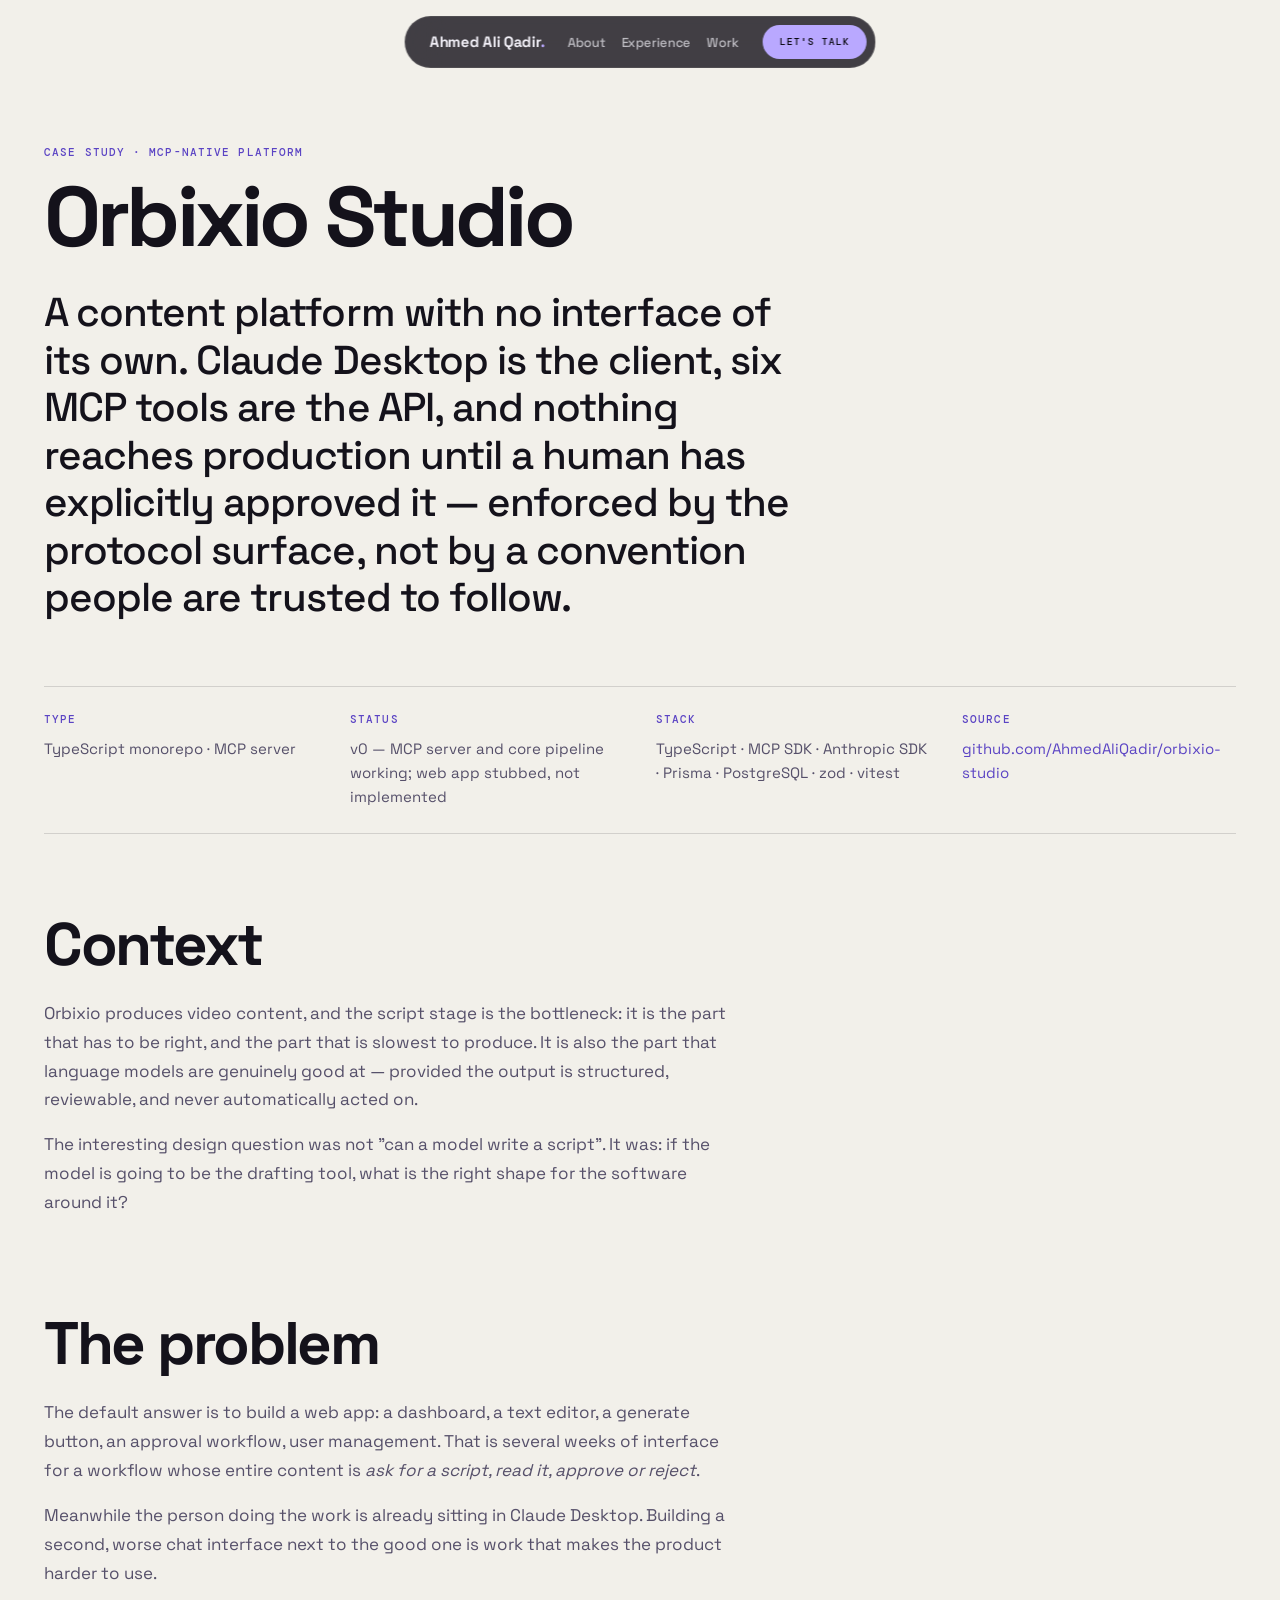
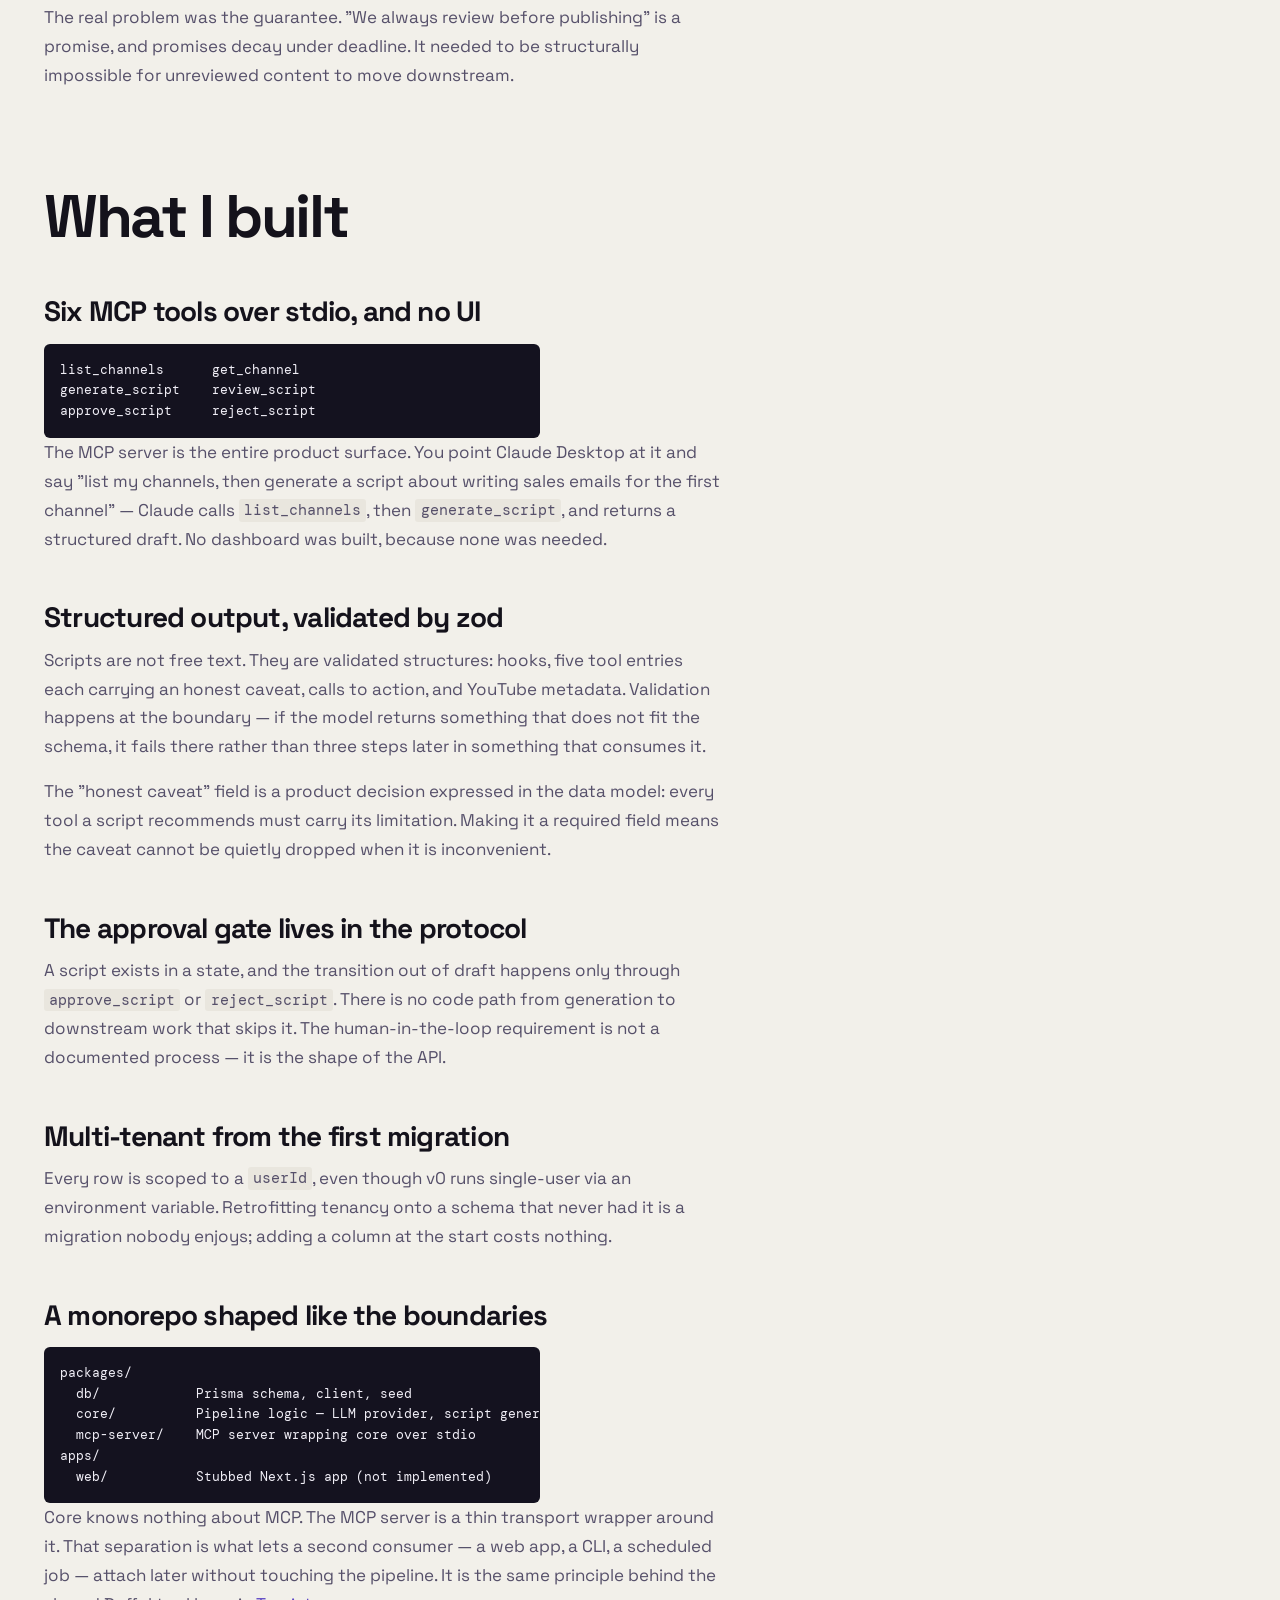
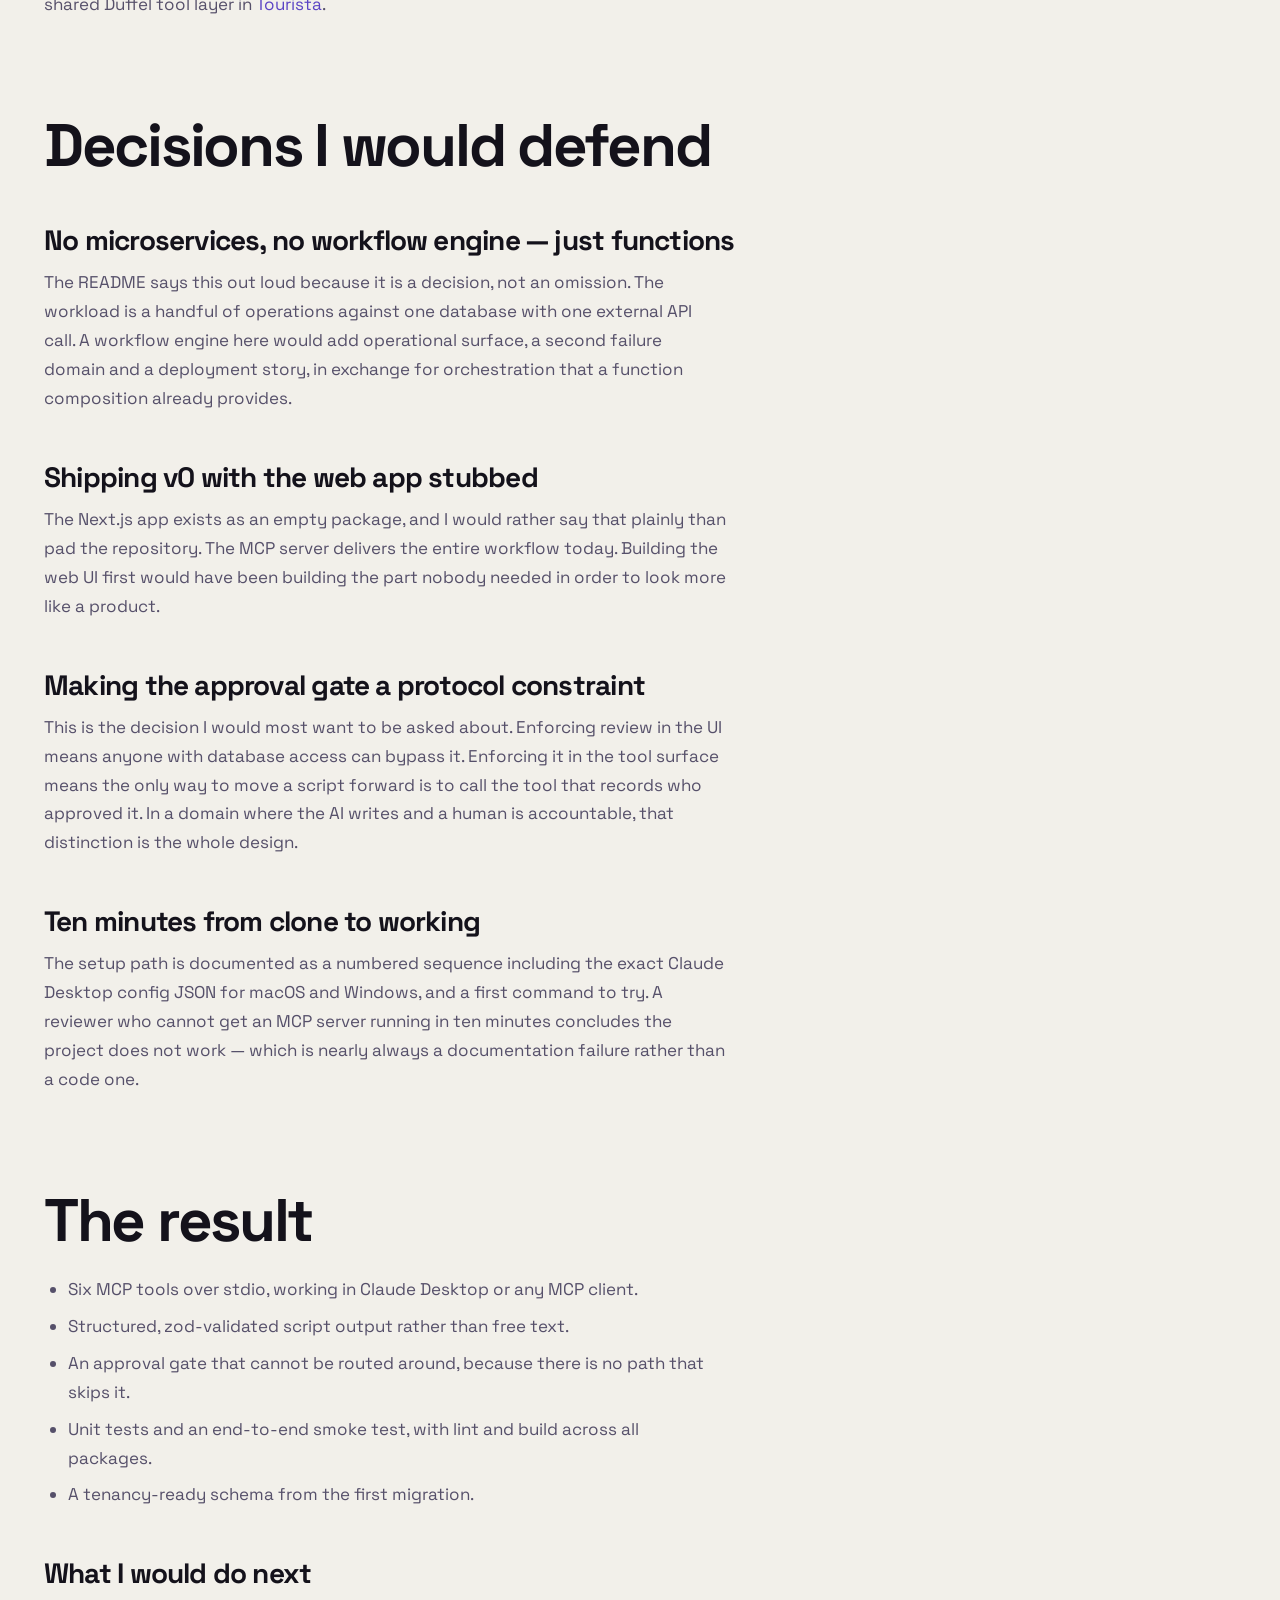
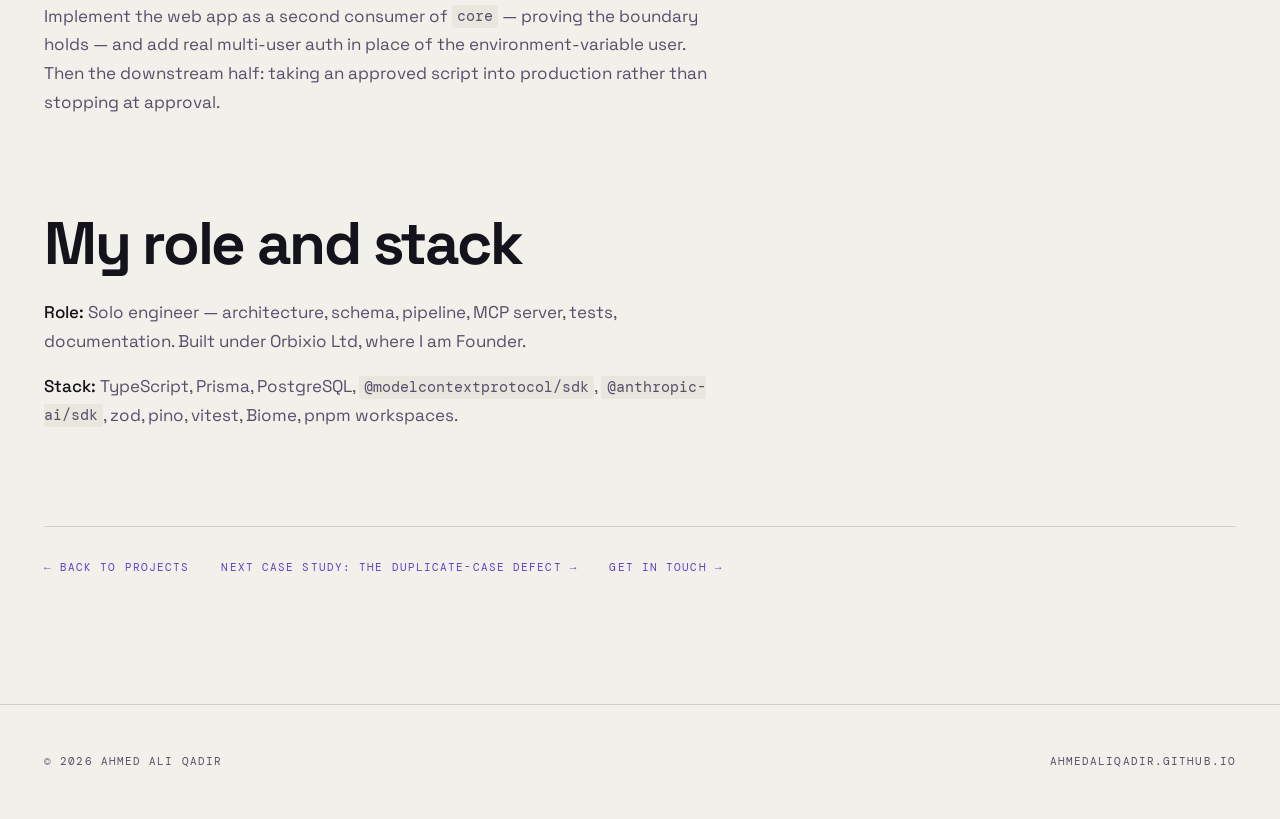
<file: case-studies/orbixio-studio.html>
<!DOCTYPE html>
<html lang="en-GB">
<head>
  <meta charset="UTF-8">
  <meta name="viewport" content="width=device-width, initial-scale=1.0">
  <title>Orbixio Studio — Ahmed Ali Qadir</title>
  <meta name="description" content="Case study: Orbixio Studio — an MCP-native platform with no UI of its own, where the approval gate is enforced at protocol level rather than by convention.">
  <meta property="og:title" content="Orbixio Studio — Ahmed Ali Qadir">
  <meta property="og:description" content="Case study: an MCP-native platform where the approval gate is enforced at protocol level rather than by convention.">
  <meta property="og:type" content="article">
  <meta property="og:url" content="https://ahmedaliqadir.github.io/case-studies/orbixio-studio.html">
  <meta property="og:image" content="https://ahmedaliqadir.github.io/assets/og-image.jpg">
  <meta property="og:image:type" content="image/jpeg">
  <meta property="og:image:width" content="1200">
  <meta property="og:image:height" content="627">
  <meta property="og:image:alt" content="Ahmed Ali Qadir — AI Automation Consultant. Less manual work. Outcomes, engineered.">
  <meta property="og:site_name" content="Ahmed Ali Qadir">
  <meta property="og:locale" content="en_GB">
  <meta name="twitter:card" content="summary_large_image">
  <link rel="canonical" href="https://ahmedaliqadir.github.io/case-studies/orbixio-studio.html">
  <meta name="theme-color" content="#F2F0EA">

  <link rel="preconnect" href="https://fonts.googleapis.com">
  <link rel="preconnect" href="https://fonts.gstatic.com" crossorigin>
  <link href="https://fonts.googleapis.com/css2?family=Space+Grotesk:wght@400;500;700&family=DM+Mono:wght@400;500&display=swap" rel="stylesheet">
  <link rel="stylesheet" href="../assets/site.css">
</head>
<body>

  <a class="skip-link" href="#main">Skip to content</a>

  <header class="nav">
    <a class="nav-name" href="../index.html">Ahmed Ali Qadir<span>.</span></a>
    <nav aria-label="Sections">
      <ul class="nav-links">
        <li><a href="../index.html#about">About</a></li>
        <li><a href="../index.html#experience">Experience</a></li>
        <li><a href="../index.html#work">Work</a></li>
      </ul>
    </nav>
    <a class="btn btn-pill-sm" href="../index.html#contact">Let's talk</a>
  </header>

  <main id="main">

    <div class="container study-header">
      <p class="study-kicker">Case study · MCP-native platform</p>
      <h1>Orbixio Studio</h1>
      <p class="study-standfirst">A content platform with no interface of its own. Claude Desktop is the
        client, six MCP tools are the API, and nothing reaches production until a human has explicitly
        approved it — enforced by the protocol surface, not by a convention people are trusted to follow.</p>

      <dl class="study-facts">
        <div>
          <dt>Type</dt>
          <dd>TypeScript monorepo · MCP server</dd>
        </div>
        <div>
          <dt>Status</dt>
          <dd>v0 — MCP server and core pipeline working; web app stubbed, not implemented</dd>
        </div>
        <div>
          <dt>Stack</dt>
          <dd>TypeScript · MCP SDK · Anthropic SDK · Prisma · PostgreSQL · zod · vitest</dd>
        </div>
        <div>
          <dt>Source</dt>
          <dd><a href="https://github.com/AhmedAliQadir/orbixio-studio" target="_blank" rel="noopener noreferrer">github.com/AhmedAliQadir/orbixio-studio</a></dd>
        </div>
      </dl>
    </div>

    <article class="container study-body">

      <h2>Context</h2>
      <p>Orbixio produces video content, and the script stage is the bottleneck: it is the part that has to
        be right, and the part that is slowest to produce. It is also the part that language models are
        genuinely good at — provided the output is structured, reviewable, and never automatically acted on.</p>
      <p>The interesting design question was not "can a model write a script". It was: if the model is going
        to be the drafting tool, what is the right shape for the software around it?</p>

      <h2>The problem</h2>
      <p>The default answer is to build a web app: a dashboard, a text editor, a generate button, an approval
        workflow, user management. That is several weeks of interface for a workflow whose entire content is
        <em>ask for a script, read it, approve or reject</em>.</p>
      <p>Meanwhile the person doing the work is already sitting in Claude Desktop. Building a second, worse
        chat interface next to the good one is work that makes the product harder to use.</p>
      <p>The real problem was the guarantee. "We always review before publishing" is a promise, and promises
        decay under deadline. It needed to be structurally impossible for unreviewed content to move
        downstream.</p>

      <h2>What I built</h2>

      <h3>Six MCP tools over stdio, and no UI</h3>
      <pre>list_channels      get_channel
generate_script    review_script
approve_script     reject_script</pre>
      <p>The MCP server is the entire product surface. You point Claude Desktop at it and say "list my
        channels, then generate a script about writing sales emails for the first channel" — Claude calls
        <code>list_channels</code>, then <code>generate_script</code>, and returns a structured draft.
        No dashboard was built, because none was needed.</p>

      <h3>Structured output, validated by zod</h3>
      <p>Scripts are not free text. They are validated structures: hooks, five tool entries each carrying an
        honest caveat, calls to action, and YouTube metadata. Validation happens at the boundary — if the
        model returns something that does not fit the schema, it fails there rather than three steps later in
        something that consumes it.</p>
      <p>The "honest caveat" field is a product decision expressed in the data model: every tool a script
        recommends must carry its limitation. Making it a required field means the caveat cannot be quietly
        dropped when it is inconvenient.</p>

      <h3>The approval gate lives in the protocol</h3>
      <p>A script exists in a state, and the transition out of draft happens only through
        <code>approve_script</code> or <code>reject_script</code>. There is no code path from generation to
        downstream work that skips it. The human-in-the-loop requirement is not a documented process — it is
        the shape of the API.</p>

      <h3>Multi-tenant from the first migration</h3>
      <p>Every row is scoped to a <code>userId</code>, even though v0 runs single-user via an environment
        variable. Retrofitting tenancy onto a schema that never had it is a migration nobody enjoys; adding
        a column at the start costs nothing.</p>

      <h3>A monorepo shaped like the boundaries</h3>
      <pre>packages/
  db/            Prisma schema, client, seed
  core/          Pipeline logic — LLM provider, script generator, schemas
  mcp-server/    MCP server wrapping core over stdio
apps/
  web/           Stubbed Next.js app (not implemented)</pre>
      <p>Core knows nothing about MCP. The MCP server is a thin transport wrapper around it. That separation
        is what lets a second consumer — a web app, a CLI, a scheduled job — attach later without touching
        the pipeline. It is the same principle behind the shared Duffel tool layer in
        <a href="tourista.html">Tourista</a>.</p>

      <h2>Decisions I would defend</h2>

      <h3>No microservices, no workflow engine — just functions</h3>
      <p>The README says this out loud because it is a decision, not an omission. The workload is a handful
        of operations against one database with one external API call. A workflow engine here would add
        operational surface, a second failure domain and a deployment story, in exchange for orchestration
        that a function composition already provides.</p>

      <h3>Shipping v0 with the web app stubbed</h3>
      <p>The Next.js app exists as an empty package, and I would rather say that plainly than pad the
        repository. The MCP server delivers the entire workflow today. Building the web UI first would have
        been building the part nobody needed in order to look more like a product.</p>

      <h3>Making the approval gate a protocol constraint</h3>
      <p>This is the decision I would most want to be asked about. Enforcing review in the UI means anyone
        with database access can bypass it. Enforcing it in the tool surface means the only way to move a
        script forward is to call the tool that records who approved it. In a domain where the AI writes and
        a human is accountable, that distinction is the whole design.</p>

      <h3>Ten minutes from clone to working</h3>
      <p>The setup path is documented as a numbered sequence including the exact Claude Desktop config JSON
        for macOS and Windows, and a first command to try. A reviewer who cannot get an MCP server running in
        ten minutes concludes the project does not work — which is nearly always a documentation failure
        rather than a code one.</p>

      <h2>The result</h2>
      <ul>
        <li>Six MCP tools over stdio, working in Claude Desktop or any MCP client.</li>
        <li>Structured, zod-validated script output rather than free text.</li>
        <li>An approval gate that cannot be routed around, because there is no path that skips it.</li>
        <li>Unit tests and an end-to-end smoke test, with lint and build across all packages.</li>
        <li>A tenancy-ready schema from the first migration.</li>
      </ul>

      <h3>What I would do next</h3>
      <p>Implement the web app as a second consumer of <code>core</code> — proving the boundary holds — and
        add real multi-user auth in place of the environment-variable user. Then the downstream half: taking
        an approved script into production rather than stopping at approval.</p>

      <h2>My role and stack</h2>
      <p><strong>Role:</strong> Solo engineer — architecture, schema, pipeline, MCP server, tests,
        documentation. Built under Orbixio Ltd, where I am Founder.</p>
      <p><strong>Stack:</strong> TypeScript, Prisma, PostgreSQL, <code>@modelcontextprotocol/sdk</code>,
        <code>@anthropic-ai/sdk</code>, zod, pino, vitest, Biome, pnpm workspaces.</p>

      <nav class="study-nav" aria-label="More">
        <a href="../index.html#projects">← Back to projects</a>
        <a href="salesforce-duplicate-cases.html">Next case study: the duplicate-case defect →</a>
        <a href="../index.html#contact">Get in touch →</a>
      </nav>

    </article>

  </main>

  <footer class="site-footer">
    <div class="container">
      <p>© 2026 Ahmed Ali Qadir</p>
      <p><a href="../index.html">ahmedaliqadir.github.io</a></p>
    </div>
  </footer>

</body>
</html>
</file>
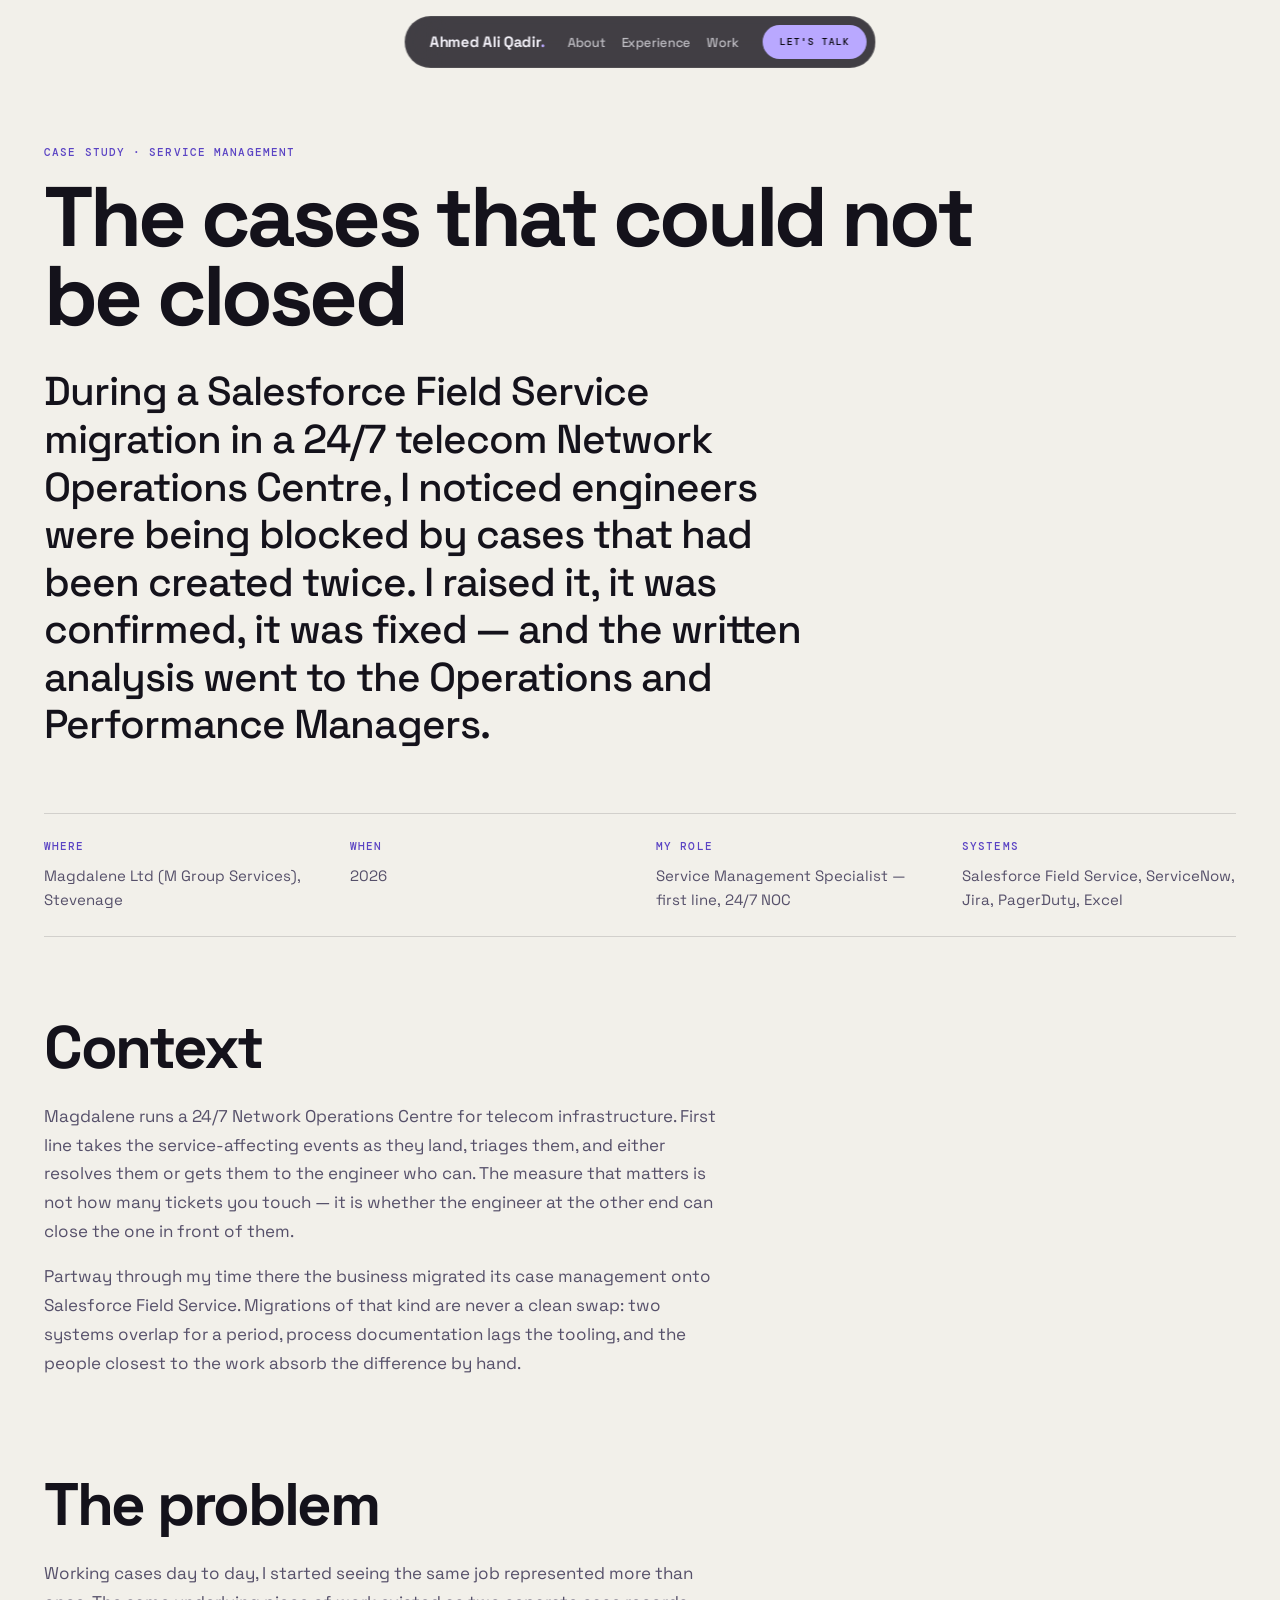
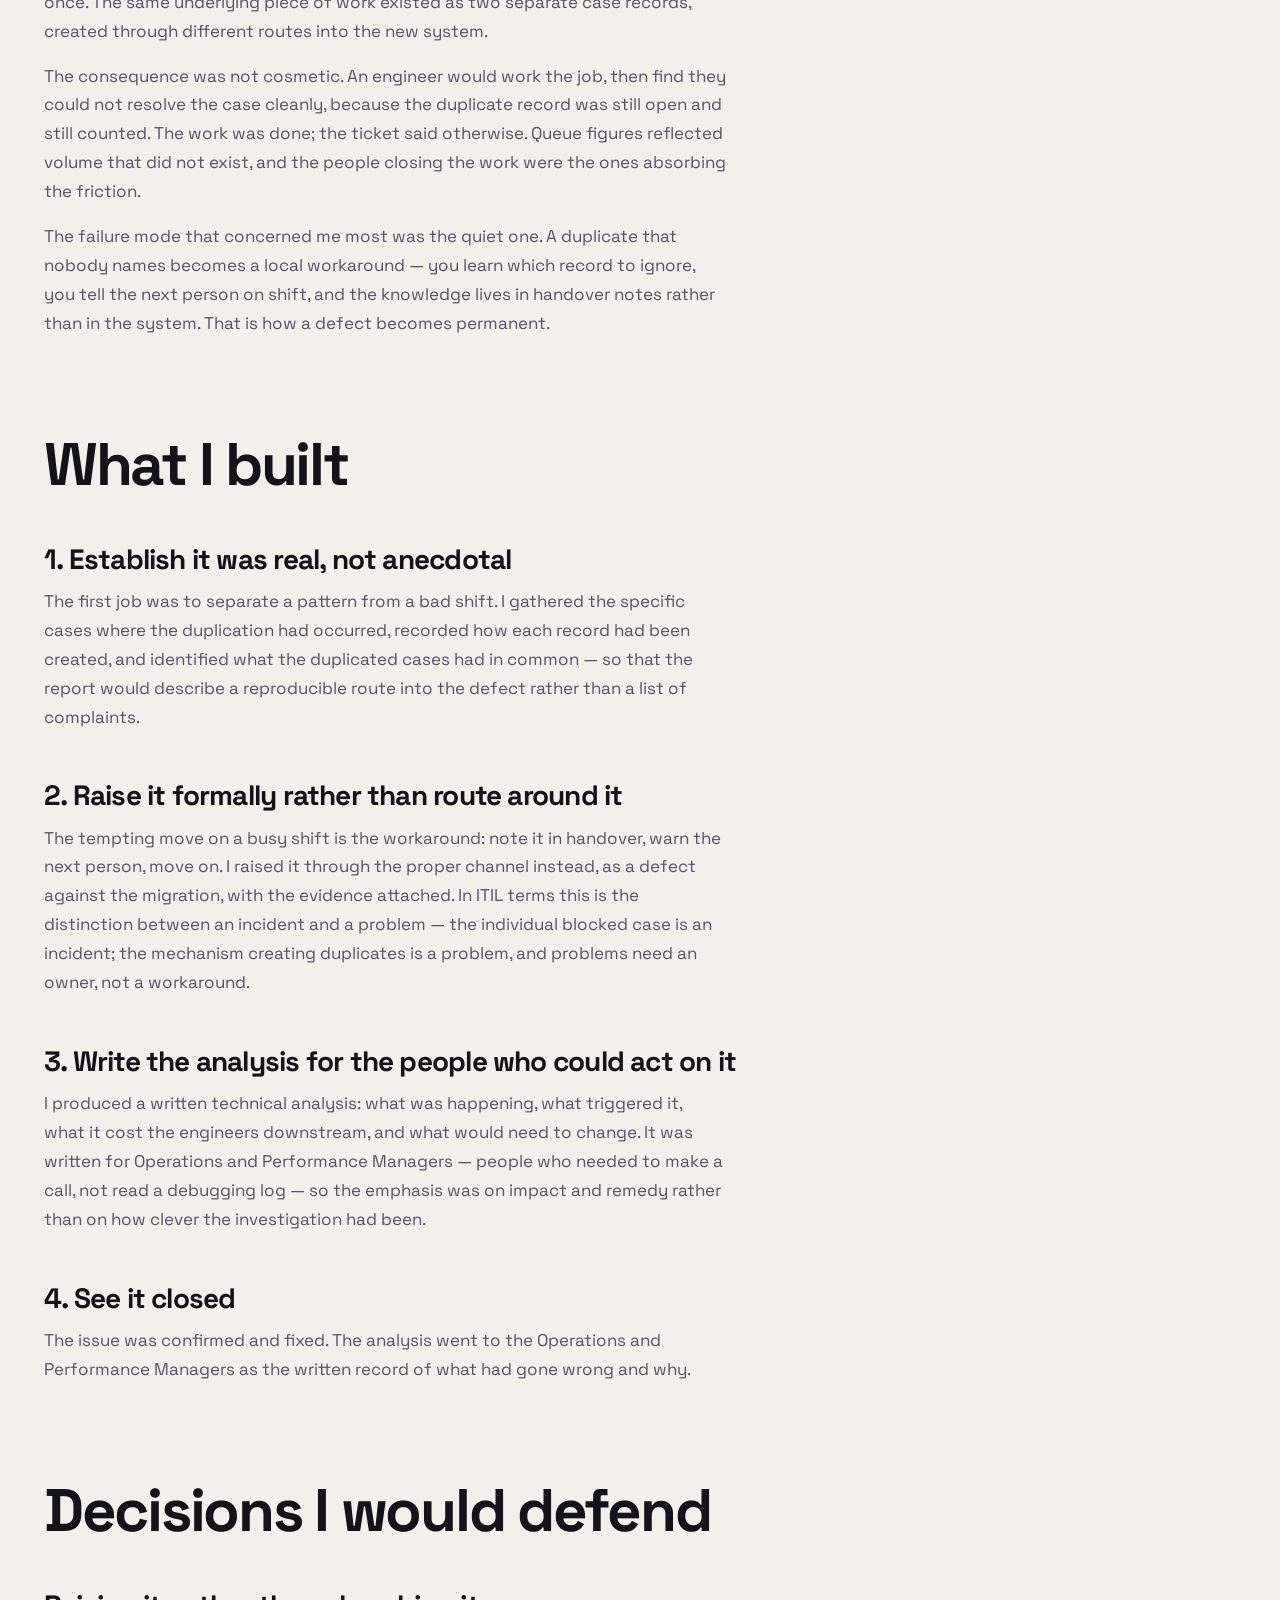
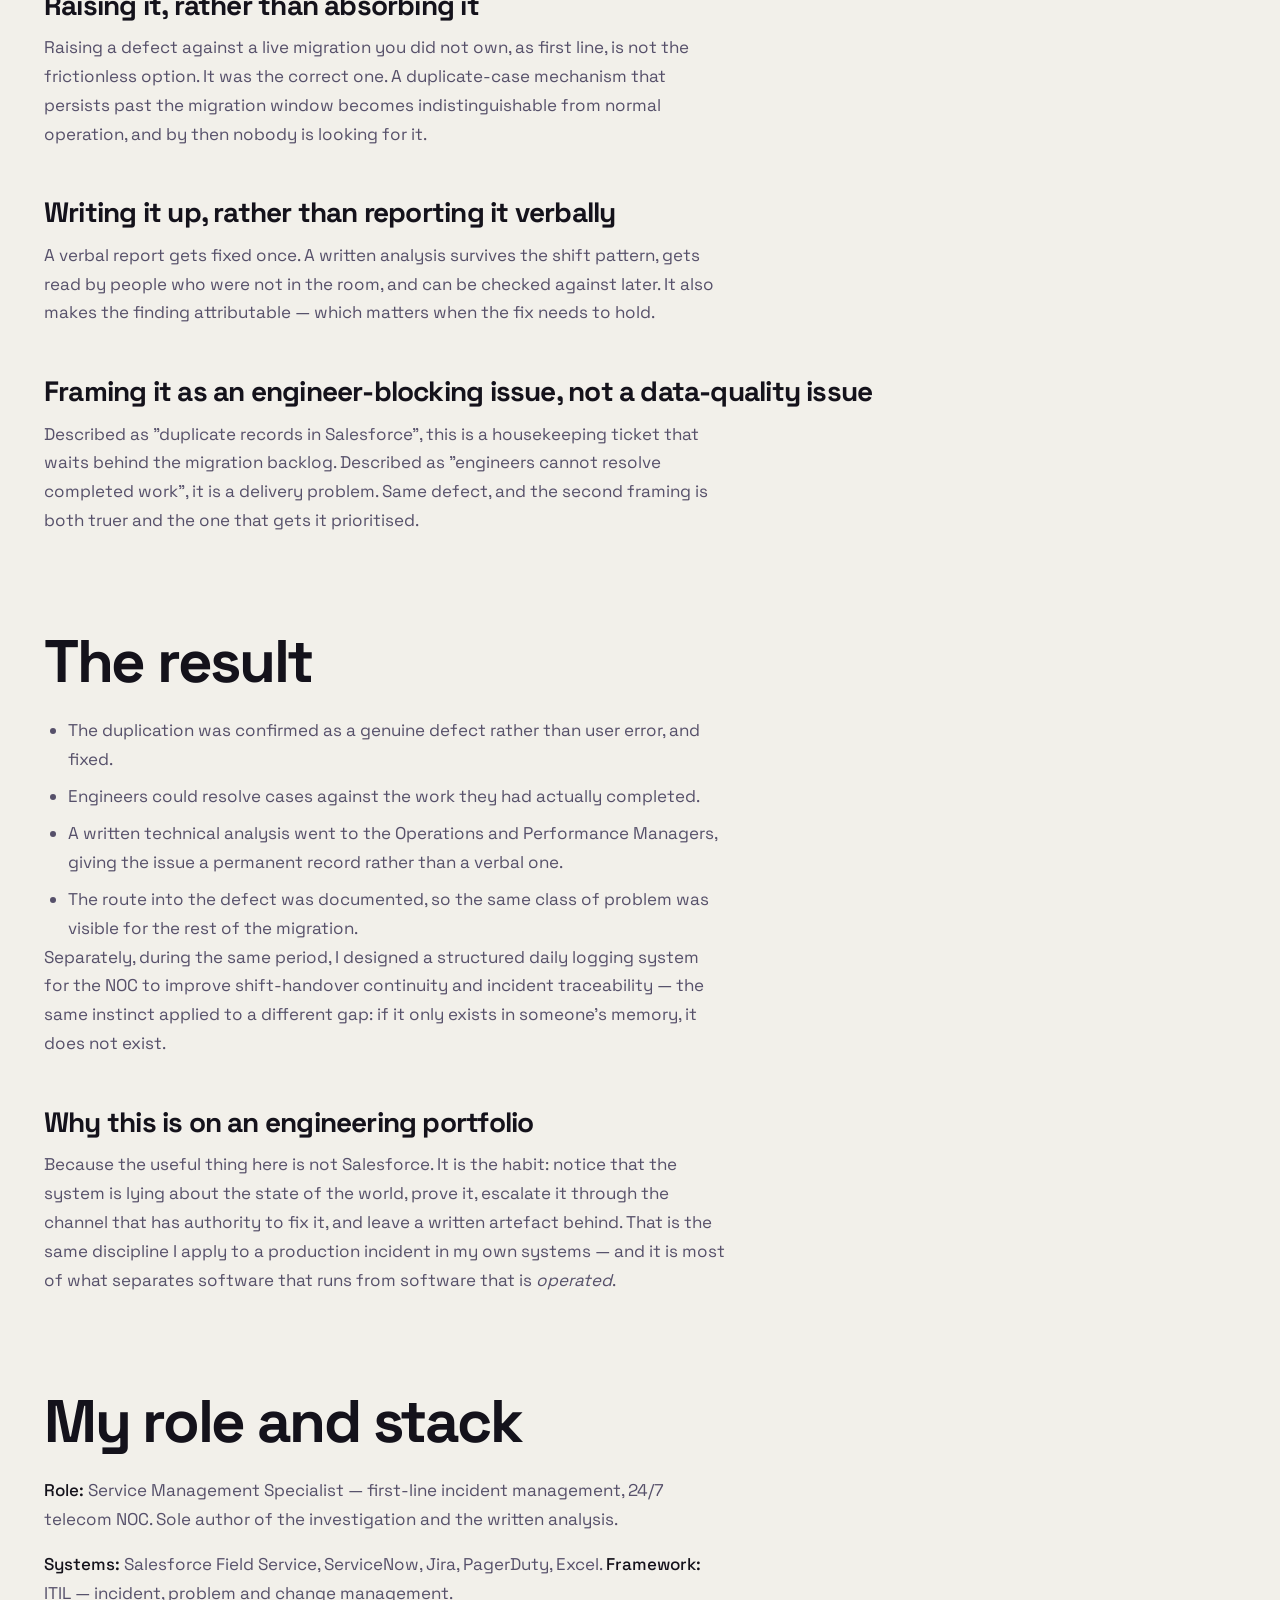
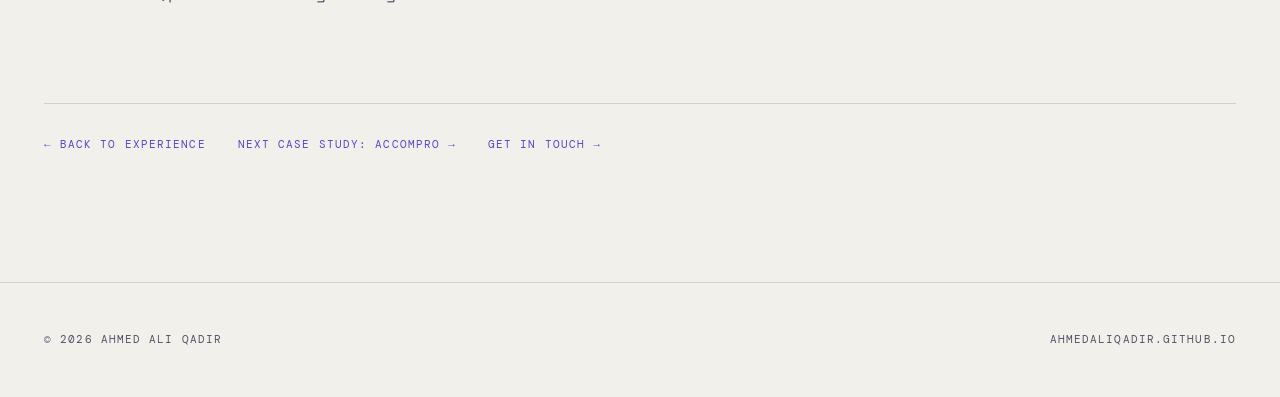
<file: case-studies/salesforce-duplicate-cases.html>
<!DOCTYPE html>
<html lang="en-GB">
<head>
  <meta charset="UTF-8">
  <meta name="viewport" content="width=device-width, initial-scale=1.0">
  <title>The duplicate-case defect — Ahmed Ali Qadir</title>
  <meta name="description" content="Case study: finding, escalating and closing a duplicate-case defect during a Salesforce Field Service migration in a 24/7 telecom NOC.">
  <meta property="og:title" content="The duplicate-case defect — Ahmed Ali Qadir">
  <meta property="og:description" content="Case study: finding, escalating and closing a duplicate-case defect during a Salesforce Field Service migration in a 24/7 telecom NOC.">
  <meta property="og:type" content="article">
  <meta property="og:url" content="https://ahmedaliqadir.github.io/case-studies/salesforce-duplicate-cases.html">
  <meta property="og:image" content="https://ahmedaliqadir.github.io/assets/og-image.jpg">
  <meta property="og:image:type" content="image/jpeg">
  <meta property="og:image:width" content="1200">
  <meta property="og:image:height" content="627">
  <meta property="og:image:alt" content="Ahmed Ali Qadir — AI Automation Consultant. Less manual work. Outcomes, engineered.">
  <meta property="og:site_name" content="Ahmed Ali Qadir">
  <meta property="og:locale" content="en_GB">
  <meta name="twitter:card" content="summary_large_image">
  <link rel="canonical" href="https://ahmedaliqadir.github.io/case-studies/salesforce-duplicate-cases.html">
  <meta name="theme-color" content="#F2F0EA">

  <link rel="preconnect" href="https://fonts.googleapis.com">
  <link rel="preconnect" href="https://fonts.gstatic.com" crossorigin>
  <link href="https://fonts.googleapis.com/css2?family=Space+Grotesk:wght@400;500;700&family=DM+Mono:wght@400;500&display=swap" rel="stylesheet">
  <link rel="stylesheet" href="../assets/site.css">
</head>
<body>

  <a class="skip-link" href="#main">Skip to content</a>

  <header class="nav">
    <a class="nav-name" href="../index.html">Ahmed Ali Qadir<span>.</span></a>
    <nav aria-label="Sections">
      <ul class="nav-links">
        <li><a href="../index.html#about">About</a></li>
        <li><a href="../index.html#experience">Experience</a></li>
        <li><a href="../index.html#work">Work</a></li>
      </ul>
    </nav>
    <a class="btn btn-pill-sm" href="../index.html#contact">Let's talk</a>
  </header>

  <main id="main">

    <div class="container study-header">
      <p class="study-kicker">Case study · Service management</p>
      <h1>The cases that could not be closed</h1>
      <p class="study-standfirst">During a Salesforce Field Service migration in a 24/7 telecom Network
        Operations Centre, I noticed engineers were being blocked by cases that had been created twice. I
        raised it, it was confirmed, it was fixed — and the written analysis went to the Operations and
        Performance Managers.</p>

      <dl class="study-facts">
        <div>
          <dt>Where</dt>
          <dd>Magdalene Ltd (M Group Services), Stevenage</dd>
        </div>
        <div>
          <dt>When</dt>
          <dd>2026</dd>
        </div>
        <div>
          <dt>My role</dt>
          <dd>Service Management Specialist — first line, 24/7 NOC</dd>
        </div>
        <div>
          <dt>Systems</dt>
          <dd>Salesforce Field Service, ServiceNow, Jira, PagerDuty, Excel</dd>
        </div>
      </dl>
    </div>

    <article class="container study-body">

      <h2>Context</h2>
      <p>Magdalene runs a 24/7 Network Operations Centre for telecom infrastructure. First line takes the
        service-affecting events as they land, triages them, and either resolves them or gets them to the
        engineer who can. The measure that matters is not how many tickets you touch — it is whether the
        engineer at the other end can close the one in front of them.</p>
      <p>Partway through my time there the business migrated its case management onto Salesforce Field
        Service. Migrations of that kind are never a clean swap: two systems overlap for a period, process
        documentation lags the tooling, and the people closest to the work absorb the difference by hand.</p>

      <h2>The problem</h2>
      <p>Working cases day to day, I started seeing the same job represented more than once. The same
        underlying piece of work existed as two separate case records, created through different routes into
        the new system.</p>
      <p>The consequence was not cosmetic. An engineer would work the job, then find they could not resolve
        the case cleanly, because the duplicate record was still open and still counted. The work was done;
        the ticket said otherwise. Queue figures reflected volume that did not exist, and the people closing
        the work were the ones absorbing the friction.</p>
      <p>The failure mode that concerned me most was the quiet one. A duplicate that nobody names becomes a
        local workaround — you learn which record to ignore, you tell the next person on shift, and the
        knowledge lives in handover notes rather than in the system. That is how a defect becomes permanent.</p>

      <h2>What I built</h2>

      <h3>1. Establish it was real, not anecdotal</h3>
      <p>The first job was to separate a pattern from a bad shift. I gathered the specific cases where the
        duplication had occurred, recorded how each record had been created, and identified what the
        duplicated cases had in common — so that the report would describe a reproducible route into the
        defect rather than a list of complaints.</p>

      <h3>2. Raise it formally rather than route around it</h3>
      <p>The tempting move on a busy shift is the workaround: note it in handover, warn the next person, move
        on. I raised it through the proper channel instead, as a defect against the migration, with the
        evidence attached. In ITIL terms this is the distinction between an incident and a problem — the
        individual blocked case is an incident; the mechanism creating duplicates is a problem, and problems
        need an owner, not a workaround.</p>

      <h3>3. Write the analysis for the people who could act on it</h3>
      <p>I produced a written technical analysis: what was happening, what triggered it, what it cost the
        engineers downstream, and what would need to change. It was written for Operations and Performance
        Managers — people who needed to make a call, not read a debugging log — so the emphasis was on impact
        and remedy rather than on how clever the investigation had been.</p>

      <h3>4. See it closed</h3>
      <p>The issue was confirmed and fixed. The analysis went to the Operations and Performance Managers as
        the written record of what had gone wrong and why.</p>

      <h2>Decisions I would defend</h2>

      <h3>Raising it, rather than absorbing it</h3>
      <p>Raising a defect against a live migration you did not own, as first line, is not the frictionless
        option. It was the correct one. A duplicate-case mechanism that persists past the migration window
        becomes indistinguishable from normal operation, and by then nobody is looking for it.</p>

      <h3>Writing it up, rather than reporting it verbally</h3>
      <p>A verbal report gets fixed once. A written analysis survives the shift pattern, gets read by people
        who were not in the room, and can be checked against later. It also makes the finding attributable —
        which matters when the fix needs to hold.</p>

      <h3>Framing it as an engineer-blocking issue, not a data-quality issue</h3>
      <p>Described as "duplicate records in Salesforce", this is a housekeeping ticket that waits behind the
        migration backlog. Described as "engineers cannot resolve completed work", it is a delivery problem.
        Same defect, and the second framing is both truer and the one that gets it prioritised.</p>

      <h2>The result</h2>
      <ul>
        <li>The duplication was confirmed as a genuine defect rather than user error, and fixed.</li>
        <li>Engineers could resolve cases against the work they had actually completed.</li>
        <li>A written technical analysis went to the Operations and Performance Managers, giving the issue a
          permanent record rather than a verbal one.</li>
        <li>The route into the defect was documented, so the same class of problem was visible for the rest
          of the migration.</li>
      </ul>
      <p>Separately, during the same period, I designed a structured daily logging system for the NOC to
        improve shift-handover continuity and incident traceability — the same instinct applied to a
        different gap: if it only exists in someone's memory, it does not exist.</p>

      <h3>Why this is on an engineering portfolio</h3>
      <p>Because the useful thing here is not Salesforce. It is the habit: notice that the system is lying
        about the state of the world, prove it, escalate it through the channel that has authority to fix it,
        and leave a written artefact behind. That is the same discipline I apply to a production incident in
        my own systems — and it is most of what separates software that runs from software that is
        <em>operated</em>.</p>

      <h2>My role and stack</h2>
      <p><strong>Role:</strong> Service Management Specialist — first-line incident management, 24/7 telecom
        NOC. Sole author of the investigation and the written analysis.</p>
      <p><strong>Systems:</strong> Salesforce Field Service, ServiceNow, Jira, PagerDuty, Excel.
        <strong>Framework:</strong> ITIL — incident, problem and change management.</p>

      <nav class="study-nav" aria-label="More">
        <a href="../index.html#experience">← Back to experience</a>
        <a href="accompro.html">Next case study: AccomPro →</a>
        <a href="../index.html#contact">Get in touch →</a>
      </nav>

    </article>

  </main>

  <footer class="site-footer">
    <div class="container">
      <p>© 2026 Ahmed Ali Qadir</p>
      <p><a href="../index.html">ahmedaliqadir.github.io</a></p>
    </div>
  </footer>

</body>
</html>
</file>
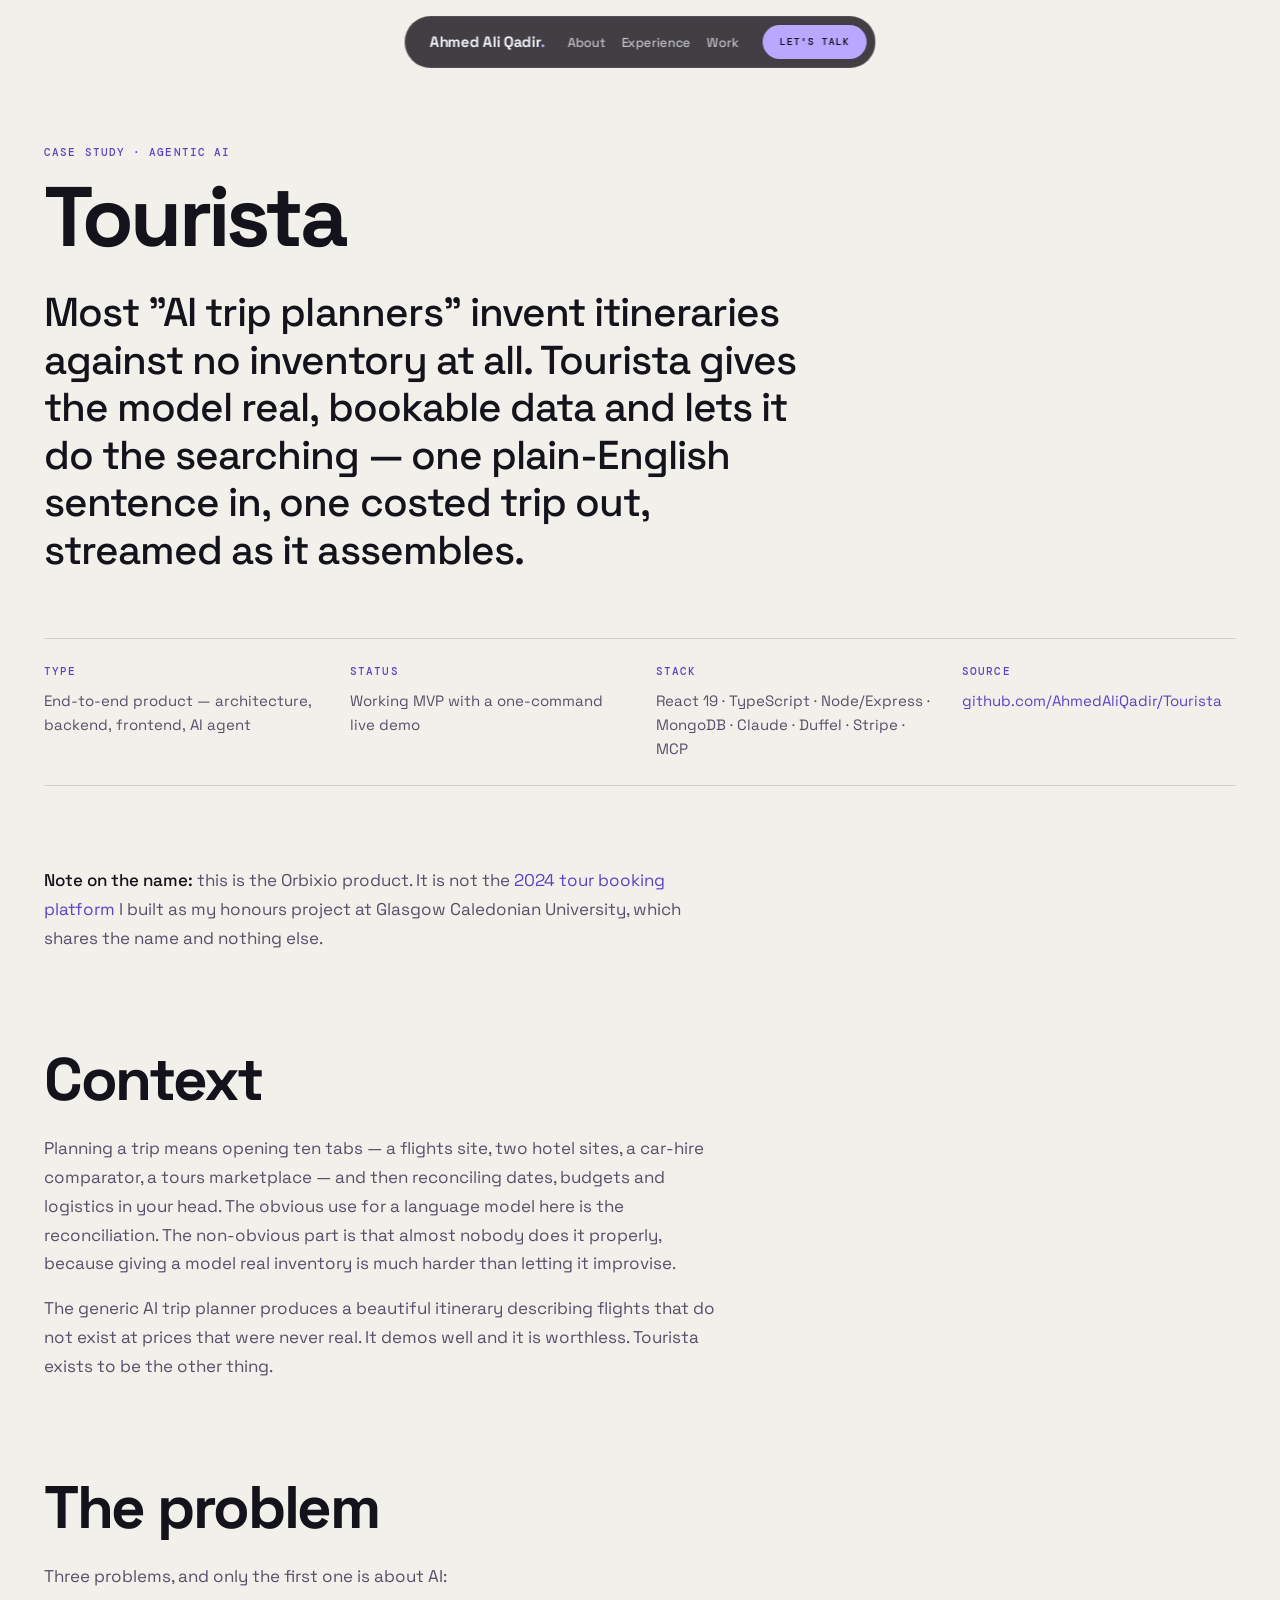
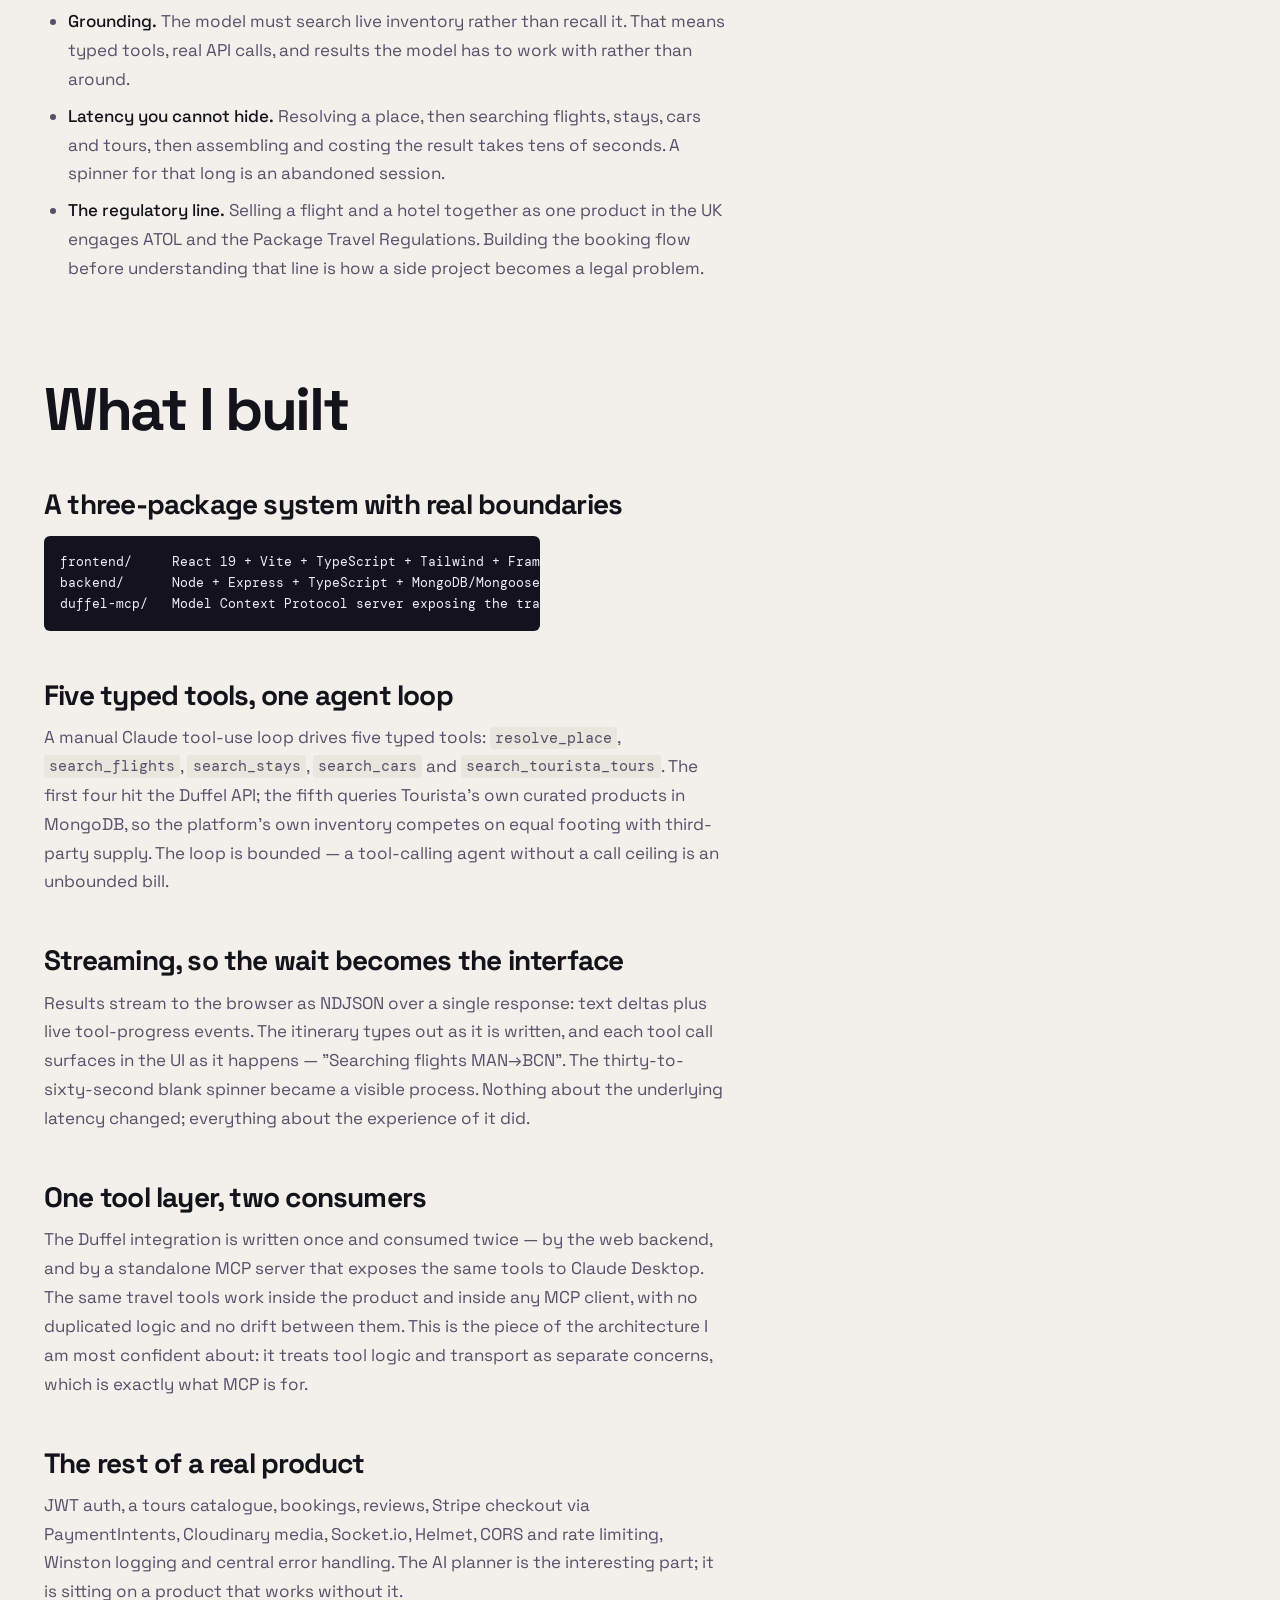
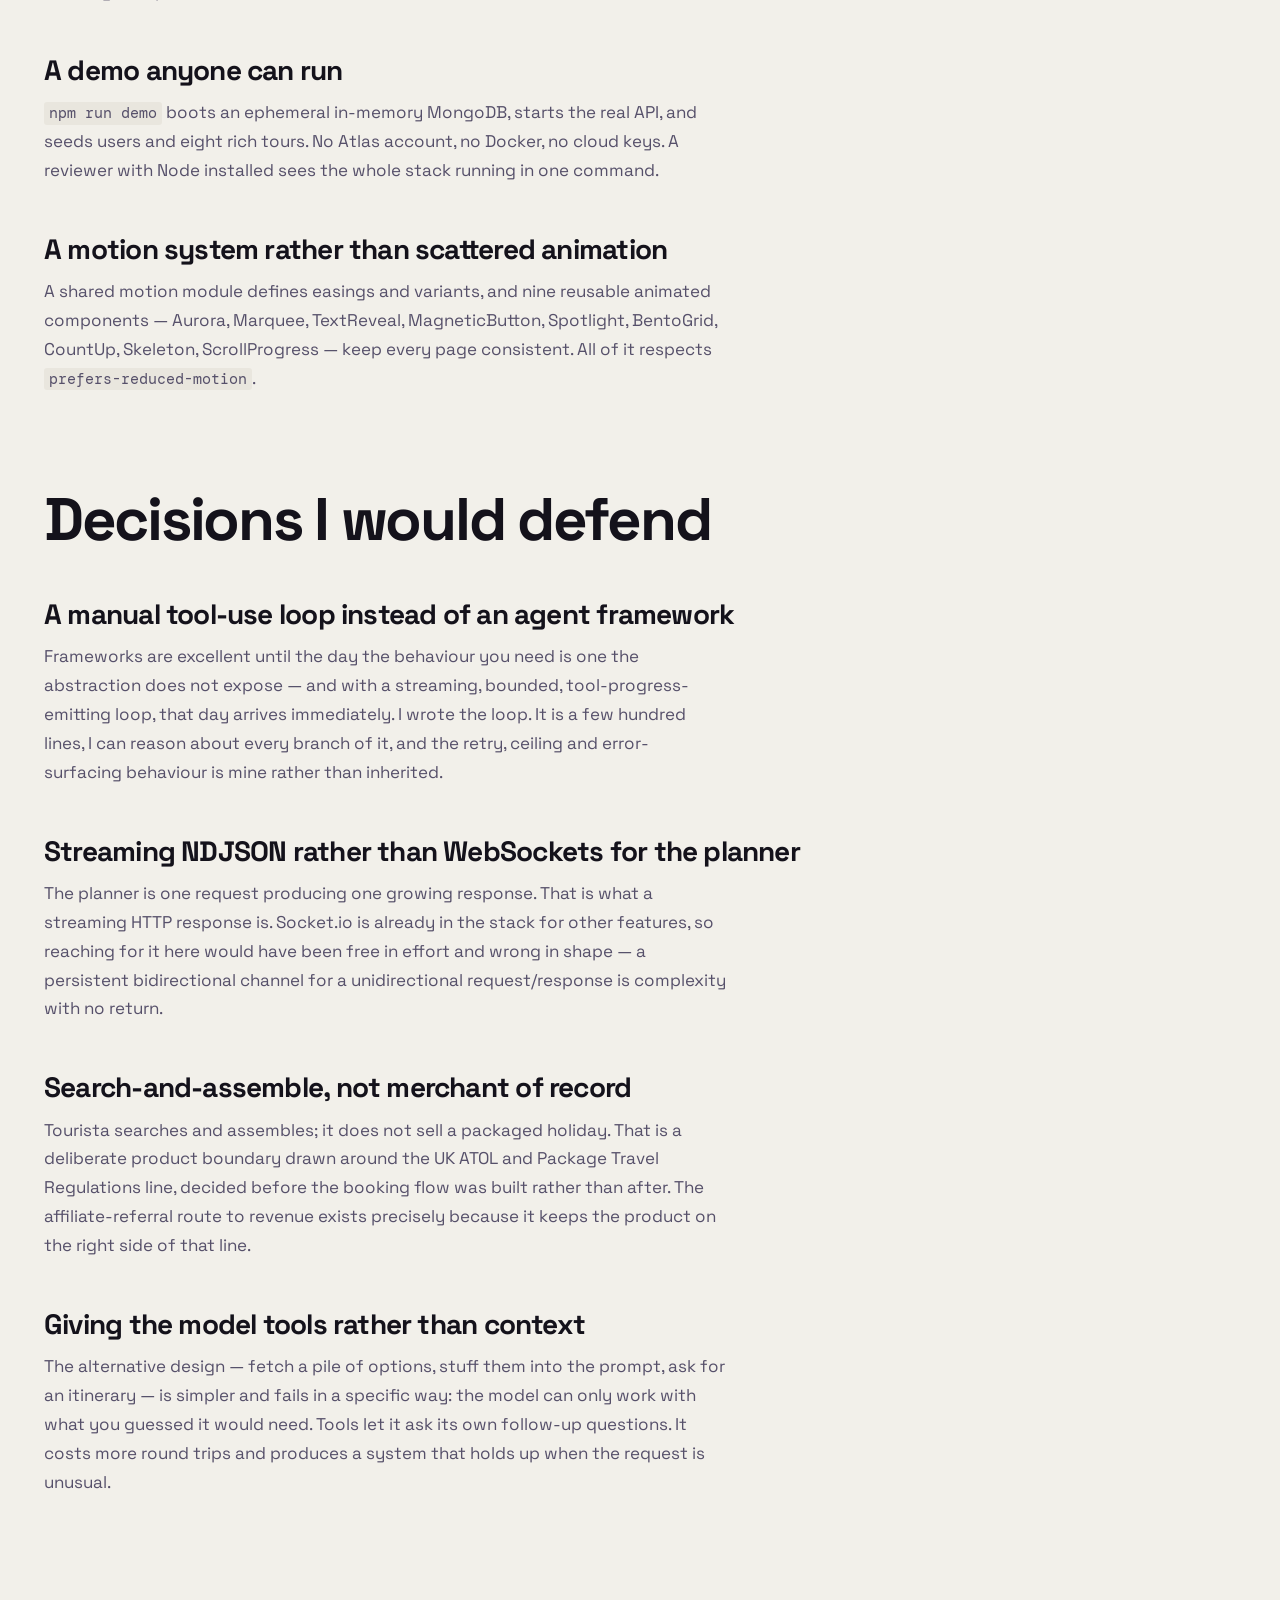
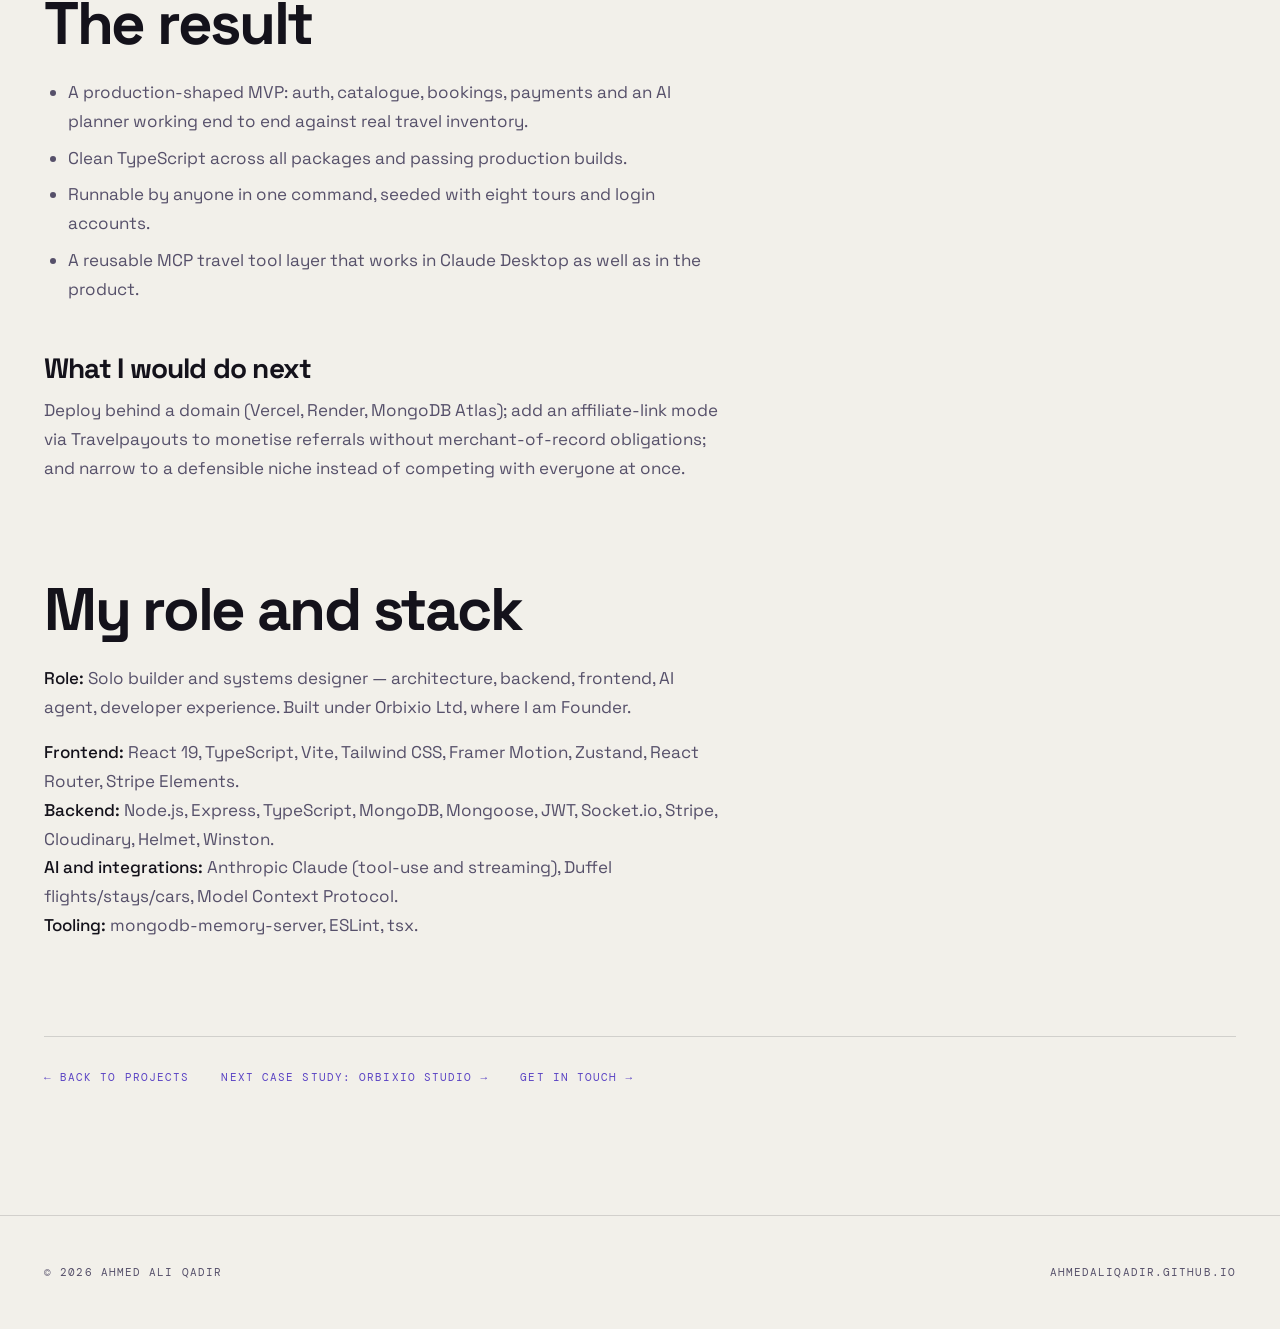
<file: case-studies/tourista.html>
<!DOCTYPE html>
<html lang="en-GB">
<head>
  <meta charset="UTF-8">
  <meta name="viewport" content="width=device-width, initial-scale=1.0">
  <title>Tourista — Ahmed Ali Qadir</title>
  <meta name="description" content="Case study: Tourista by Orbixio — a Claude tool-calling agent that turns one sentence into a costed itinerary against real, bookable travel inventory.">
  <meta property="og:title" content="Tourista — Ahmed Ali Qadir">
  <meta property="og:description" content="Case study: a Claude tool-calling agent that turns one sentence into a costed itinerary against real, bookable travel inventory.">
  <meta property="og:type" content="article">
  <meta property="og:url" content="https://ahmedaliqadir.github.io/case-studies/tourista.html">
  <meta property="og:image" content="https://ahmedaliqadir.github.io/assets/og-image.jpg">
  <meta property="og:image:type" content="image/jpeg">
  <meta property="og:image:width" content="1200">
  <meta property="og:image:height" content="627">
  <meta property="og:image:alt" content="Ahmed Ali Qadir — AI Automation Consultant. Less manual work. Outcomes, engineered.">
  <meta property="og:site_name" content="Ahmed Ali Qadir">
  <meta property="og:locale" content="en_GB">
  <meta name="twitter:card" content="summary_large_image">
  <link rel="canonical" href="https://ahmedaliqadir.github.io/case-studies/tourista.html">
  <meta name="theme-color" content="#F2F0EA">

  <link rel="preconnect" href="https://fonts.googleapis.com">
  <link rel="preconnect" href="https://fonts.gstatic.com" crossorigin>
  <link href="https://fonts.googleapis.com/css2?family=Space+Grotesk:wght@400;500;700&family=DM+Mono:wght@400;500&display=swap" rel="stylesheet">
  <link rel="stylesheet" href="../assets/site.css">
</head>
<body>

  <a class="skip-link" href="#main">Skip to content</a>

  <header class="nav">
    <a class="nav-name" href="../index.html">Ahmed Ali Qadir<span>.</span></a>
    <nav aria-label="Sections">
      <ul class="nav-links">
        <li><a href="../index.html#about">About</a></li>
        <li><a href="../index.html#experience">Experience</a></li>
        <li><a href="../index.html#work">Work</a></li>
      </ul>
    </nav>
    <a class="btn btn-pill-sm" href="../index.html#contact">Let's talk</a>
  </header>

  <main id="main">

    <div class="container study-header">
      <p class="study-kicker">Case study · Agentic AI</p>
      <h1>Tourista</h1>
      <p class="study-standfirst">Most "AI trip planners" invent itineraries against no inventory at all.
        Tourista gives the model real, bookable data and lets it do the searching — one plain-English
        sentence in, one costed trip out, streamed as it assembles.</p>

      <dl class="study-facts">
        <div>
          <dt>Type</dt>
          <dd>End-to-end product — architecture, backend, frontend, AI agent</dd>
        </div>
        <div>
          <dt>Status</dt>
          <dd>Working MVP with a one-command live demo</dd>
        </div>
        <div>
          <dt>Stack</dt>
          <dd>React 19 · TypeScript · Node/Express · MongoDB · Claude · Duffel · Stripe · MCP</dd>
        </div>
        <div>
          <dt>Source</dt>
          <dd><a href="https://github.com/AhmedAliQadir/Tourista" target="_blank" rel="noopener noreferrer">github.com/AhmedAliQadir/Tourista</a></dd>
        </div>
      </dl>
    </div>

    <article class="container study-body">

      <p><strong>Note on the name:</strong> this is the Orbixio product. It is not the
        <a href="../index.html#other-work">2024 tour booking platform</a> I built as my honours project at
        Glasgow Caledonian University, which shares the name and nothing else.</p>

      <h2>Context</h2>
      <p>Planning a trip means opening ten tabs — a flights site, two hotel sites, a car-hire comparator, a
        tours marketplace — and then reconciling dates, budgets and logistics in your head. The obvious use
        for a language model here is the reconciliation. The non-obvious part is that almost nobody does it
        properly, because giving a model real inventory is much harder than letting it improvise.</p>
      <p>The generic AI trip planner produces a beautiful itinerary describing flights that do not exist at
        prices that were never real. It demos well and it is worthless. Tourista exists to be the other
        thing.</p>

      <h2>The problem</h2>
      <p>Three problems, and only the first one is about AI:</p>
      <ul>
        <li><strong>Grounding.</strong> The model must search live inventory rather than recall it. That means
          typed tools, real API calls, and results the model has to work with rather than around.</li>
        <li><strong>Latency you cannot hide.</strong> Resolving a place, then searching flights, stays, cars
          and tours, then assembling and costing the result takes tens of seconds. A spinner for that long is
          an abandoned session.</li>
        <li><strong>The regulatory line.</strong> Selling a flight and a hotel together as one product in the
          UK engages ATOL and the Package Travel Regulations. Building the booking flow before understanding
          that line is how a side project becomes a legal problem.</li>
      </ul>

      <h2>What I built</h2>

      <h3>A three-package system with real boundaries</h3>
      <pre>frontend/     React 19 + Vite + TypeScript + Tailwind + Framer Motion (SPA)
backend/      Node + Express + TypeScript + MongoDB/Mongoose (REST + Socket.io)
duffel-mcp/   Model Context Protocol server exposing the travel tool layer</pre>

      <h3>Five typed tools, one agent loop</h3>
      <p>A manual Claude tool-use loop drives five typed tools: <code>resolve_place</code>,
        <code>search_flights</code>, <code>search_stays</code>, <code>search_cars</code> and
        <code>search_tourista_tours</code>. The first four hit the Duffel API; the fifth queries Tourista's
        own curated products in MongoDB, so the platform's own inventory competes on equal footing with
        third-party supply. The loop is bounded — a tool-calling agent without a call ceiling is an
        unbounded bill.</p>

      <h3>Streaming, so the wait becomes the interface</h3>
      <p>Results stream to the browser as NDJSON over a single response: text deltas plus live tool-progress
        events. The itinerary types out as it is written, and each tool call surfaces in the UI as it
        happens — "Searching flights MAN→BCN". The thirty-to-sixty-second blank spinner became a visible
        process. Nothing about the underlying latency changed; everything about the experience of it did.</p>

      <h3>One tool layer, two consumers</h3>
      <p>The Duffel integration is written once and consumed twice — by the web backend, and by a standalone
        MCP server that exposes the same tools to Claude Desktop. The same travel tools work inside the
        product and inside any MCP client, with no duplicated logic and no drift between them. This is the
        piece of the architecture I am most confident about: it treats tool logic and transport as separate
        concerns, which is exactly what MCP is for.</p>

      <h3>The rest of a real product</h3>
      <p>JWT auth, a tours catalogue, bookings, reviews, Stripe checkout via PaymentIntents, Cloudinary
        media, Socket.io, Helmet, CORS and rate limiting, Winston logging and central error handling. The AI
        planner is the interesting part; it is sitting on a product that works without it.</p>

      <h3>A demo anyone can run</h3>
      <p><code>npm run demo</code> boots an ephemeral in-memory MongoDB, starts the real API, and seeds users
        and eight rich tours. No Atlas account, no Docker, no cloud keys. A reviewer with Node installed sees
        the whole stack running in one command.</p>

      <h3>A motion system rather than scattered animation</h3>
      <p>A shared motion module defines easings and variants, and nine reusable animated components — Aurora,
        Marquee, TextReveal, MagneticButton, Spotlight, BentoGrid, CountUp, Skeleton, ScrollProgress — keep
        every page consistent. All of it respects <code>prefers-reduced-motion</code>.</p>

      <h2>Decisions I would defend</h2>

      <h3>A manual tool-use loop instead of an agent framework</h3>
      <p>Frameworks are excellent until the day the behaviour you need is one the abstraction does not
        expose — and with a streaming, bounded, tool-progress-emitting loop, that day arrives immediately. I
        wrote the loop. It is a few hundred lines, I can reason about every branch of it, and the retry,
        ceiling and error-surfacing behaviour is mine rather than inherited.</p>

      <h3>Streaming NDJSON rather than WebSockets for the planner</h3>
      <p>The planner is one request producing one growing response. That is what a streaming HTTP response
        is. Socket.io is already in the stack for other features, so reaching for it here would have been
        free in effort and wrong in shape — a persistent bidirectional channel for a unidirectional
        request/response is complexity with no return.</p>

      <h3>Search-and-assemble, not merchant of record</h3>
      <p>Tourista searches and assembles; it does not sell a packaged holiday. That is a deliberate product
        boundary drawn around the UK ATOL and Package Travel Regulations line, decided before the booking
        flow was built rather than after. The affiliate-referral route to revenue exists precisely because
        it keeps the product on the right side of that line.</p>

      <h3>Giving the model tools rather than context</h3>
      <p>The alternative design — fetch a pile of options, stuff them into the prompt, ask for an itinerary —
        is simpler and fails in a specific way: the model can only work with what you guessed it would need.
        Tools let it ask its own follow-up questions. It costs more round trips and produces a system that
        holds up when the request is unusual.</p>

      <h2>The result</h2>
      <ul>
        <li>A production-shaped MVP: auth, catalogue, bookings, payments and an AI planner working end to end
          against real travel inventory.</li>
        <li>Clean TypeScript across all packages and passing production builds.</li>
        <li>Runnable by anyone in one command, seeded with eight tours and login accounts.</li>
        <li>A reusable MCP travel tool layer that works in Claude Desktop as well as in the product.</li>
      </ul>

      <h3>What I would do next</h3>
      <p>Deploy behind a domain (Vercel, Render, MongoDB Atlas); add an affiliate-link mode via Travelpayouts
        to monetise referrals without merchant-of-record obligations; and narrow to a defensible niche
        instead of competing with everyone at once.</p>

      <h2>My role and stack</h2>
      <p><strong>Role:</strong> Solo builder and systems designer — architecture, backend,
        frontend, AI agent, developer experience. Built under Orbixio Ltd, where I am Founder.</p>
      <p><strong>Frontend:</strong> React 19, TypeScript, Vite, Tailwind CSS, Framer Motion, Zustand, React
        Router, Stripe Elements.<br>
        <strong>Backend:</strong> Node.js, Express, TypeScript, MongoDB, Mongoose, JWT, Socket.io, Stripe,
        Cloudinary, Helmet, Winston.<br>
        <strong>AI and integrations:</strong> Anthropic Claude (tool-use and streaming), Duffel
        flights/stays/cars, Model Context Protocol.<br>
        <strong>Tooling:</strong> mongodb-memory-server, ESLint, tsx.</p>

      <nav class="study-nav" aria-label="More">
        <a href="../index.html#projects">← Back to projects</a>
        <a href="orbixio-studio.html">Next case study: Orbixio Studio →</a>
        <a href="../index.html#contact">Get in touch →</a>
      </nav>

    </article>

  </main>

  <footer class="site-footer">
    <div class="container">
      <p>© 2026 Ahmed Ali Qadir</p>
      <p><a href="../index.html">ahmedaliqadir.github.io</a></p>
    </div>
  </footer>

</body>
</html>
</file>
<file: assets/site.css>
/* ==========================================================================
   Ahmed Ali Qadir — editorial direction
   Warm off-white ground, tight display type, sections that invert to dark.
   Type craft: sub-1 line-height and negative tracking that scales with size.
   ========================================================================== */

/* --------------------------------------------------------------------------
   1. Tokens
   -------------------------------------------------------------------------- */
:root {
  /* colour — light ground */
  --paper: #F2F0EA;
  --paper-raised: #E9E6DE;
  --ink: #14121B;
  --ink-muted: #56506A;
  --accent: #5B44C4;
  --accent-hover: #4733A8;
  --rule: rgba(20, 18, 27, 0.14);

  /* colour — inverted sections */
  --dark: #14121F;
  --dark-deep: #0B0A12;
  --dark-ink: #F1EFF7;
  --dark-muted: #A6A0BA;
  --dark-accent: #B9A8FF;
  --dark-rule: rgba(241, 239, 247, 0.16);

  /* surface-aware aliases — flipped wholesale by .invert */
  --bg: var(--paper);
  --fg: var(--ink);
  --fg-muted: var(--ink-muted);
  --brand: var(--accent);
  --brand-hover: var(--accent-hover);
  --hairline: var(--rule);
  --on-brand: #FFFFFF;

  /* type */
  --font-display: "Space Grotesk", "Segoe UI", system-ui, sans-serif;
  --font-mono: "DM Mono", ui-monospace, SFMono-Regular, Menlo, Consolas, monospace;

  /* Tracking tightens as size grows — the single biggest lever on how
     expensive large type looks. */
  --display: clamp(3rem, 1.6rem + 7vw, 7.5rem);
  --h2: clamp(2rem, 1.3rem + 3.4vw, 3.75rem);
  --h3: clamp(1.375rem, 1.2rem + 0.8vw, 1.75rem);
  --lead: clamp(1.375rem, 1rem + 1.9vw, 2.75rem);
  --body: 1.0625rem;
  --small: 0.9375rem;
  --label: 0.6875rem;

  --track-display: -0.045em;
  --track-h2: -0.038em;
  --track-h3: -0.028em;
  --track-lead: -0.024em;
  --track-label: 0.1em;

  --leading-display: 0.9;
  --leading-h2: 1.02;
  --leading-lead: 1.18;
  --leading-body: 1.6;
  --leading-prose: 1.7;
  --measure: 62ch;

  /* space */
  --s1: 0.25rem; --s2: 0.5rem;  --s3: 0.75rem; --s4: 1rem;
  --s6: 1.5rem;  --s8: 2rem;    --s12: 3rem;   --s16: 4rem;
  --s24: 6rem;   --s32: 8rem;

  --radius: 6px;
  --radius-pill: 999px;

  --dur-fast: 180ms;
  --dur: 260ms;
  --dur-slow: 620ms;
  --ease: cubic-bezier(0.22, 1, 0.36, 1);

  --container: 1240px;
  --gutter: 1.5rem;
  --rhythm: clamp(5rem, 3rem + 8vw, 9rem);
}

/* Inverted sections swap the aliases; every component below reads the alias
   and needs no knowledge of which ground it is sitting on. */
.invert {
  --bg: var(--dark);
  --fg: var(--dark-ink);
  --fg-muted: var(--dark-muted);
  --brand: var(--dark-accent);
  --brand-hover: #C9BCFF;
  --hairline: var(--dark-rule);
  --on-brand: var(--dark-deep);
  background: var(--bg);
  color: var(--fg);
}

/* --------------------------------------------------------------------------
   2. Base
   -------------------------------------------------------------------------- */
*, *::before, *::after { margin: 0; padding: 0; box-sizing: border-box; }

html { scroll-behavior: smooth; -webkit-text-size-adjust: 100%; }

body {
  background: var(--paper);
  color: var(--ink);
  font-family: var(--font-display);
  font-size: var(--body);
  font-weight: 400;
  line-height: var(--leading-body);
  -webkit-font-smoothing: antialiased;
  overflow-x: hidden;
}

img, video { max-width: 100%; display: block; }

a { color: inherit; text-decoration: none; }

::selection { background: var(--accent); color: #fff; }

:focus-visible { outline: 2px solid var(--brand); outline-offset: 3px; border-radius: 2px; }
:focus:not(:focus-visible) { outline: none; }

.visually-hidden {
  position: absolute; width: 1px; height: 1px; padding: 0; margin: -1px;
  overflow: hidden; clip: rect(0 0 0 0); white-space: nowrap; border: 0;
}

.skip-link {
  position: absolute; left: var(--s4); top: -100px; z-index: 300;
  background: var(--accent); color: #fff;
  padding: var(--s3) var(--s4); border-radius: var(--radius);
  font-size: var(--small); font-weight: 500;
}
.skip-link:focus { top: var(--s4); }

/* --------------------------------------------------------------------------
   3. Type
   -------------------------------------------------------------------------- */
.display {
  font-size: var(--display);
  font-weight: 700;
  line-height: var(--leading-display);
  letter-spacing: var(--track-display);
}

h2, .h2 {
  font-size: var(--h2);
  font-weight: 700;
  line-height: var(--leading-h2);
  letter-spacing: var(--track-h2);
}

h3, .h3 {
  font-size: var(--h3);
  font-weight: 700;
  line-height: 1.15;
  letter-spacing: var(--track-h3);
}

/* Lead copy is set at display scale, not body scale. */
.lead {
  font-size: var(--lead);
  font-weight: 500;
  line-height: var(--leading-lead);
  letter-spacing: var(--track-lead);
  max-width: 22ch;
}
.lead-wide { max-width: 34ch; }

.prose { max-width: var(--measure); color: var(--fg-muted); }
.prose p + p { margin-top: var(--s4); }
.prose strong { color: var(--fg); font-weight: 500; }

/* Mono earns three jobs only: labels, numerals, and the call to action. */
.label {
  font-family: var(--font-mono);
  font-size: var(--label);
  font-weight: 500;
  text-transform: uppercase;
  letter-spacing: var(--track-label);
  color: var(--brand);
}
.num {
  font-family: var(--font-mono);
  font-size: var(--label);
  letter-spacing: 0.06em;
  color: var(--fg-muted);
  font-variant-numeric: tabular-nums;
}

/* --------------------------------------------------------------------------
   4. Layout
   -------------------------------------------------------------------------- */
.container { width: 100%; max-width: var(--container); margin-inline: auto; padding-inline: var(--gutter); }

.section { padding-block: var(--rhythm); scroll-margin-top: 92px; background: var(--bg); color: var(--fg); }

.section-head {
  display: grid;
  grid-template-columns: minmax(0, 1fr) minmax(0, 1fr);
  gap: var(--s8) var(--s12);
  align-items: end;
  margin-bottom: var(--s16);
}
.section-head .label { margin-bottom: var(--s3); display: block; }
.section-head p { color: var(--fg-muted); max-width: 46ch; }

.rule { height: 1px; background: var(--hairline); border: 0; }

/* --------------------------------------------------------------------------
   5. Nav
   -------------------------------------------------------------------------- */
.nav {
  position: fixed;
  top: var(--s4);
  left: 50%;
  transform: translateX(-50%);
  z-index: 200;
  display: flex;
  align-items: center;
  gap: var(--s6);
  padding: var(--s2) var(--s2) var(--s2) var(--s6);
  border-radius: var(--radius-pill);
  /* 0.80, not the 0.55 this pattern usually carries. A 55% dark pill works
     over a dark hero photo; over a light ground it composites to mid-grey
     (#787678) and light links land at 2.53:1, which fails AA outright.
     At 0.80 the pill reads #403E44 and links clear 5.49:1 on both grounds. */
  background: rgba(20, 18, 27, 0.8);
  /* saturate is what stops the blur going flat and grey over colour */
  -webkit-backdrop-filter: blur(20px) saturate(1.4);
  backdrop-filter: blur(20px) saturate(1.4);
  border: 1px solid rgba(255, 255, 255, 0.08);
  max-width: calc(100vw - 2 * var(--gutter));
}
.nav-name {
  font-size: var(--small);
  font-weight: 700;
  letter-spacing: -0.02em;
  color: #F1EFF7;
  white-space: nowrap;
}
.nav-name span { color: var(--dark-accent); }
.nav-links { list-style: none; display: flex; gap: var(--s4); align-items: center; }
.nav-links a {
  font-size: 0.8125rem;
  font-weight: 500;
  letter-spacing: -0.01em;
  color: rgba(241, 239, 247, 0.7);
  padding: var(--s2) 0;
  border-bottom: 2px solid transparent;
  transition: color var(--dur) var(--ease), border-color var(--dur) var(--ease);
  white-space: nowrap;
}
.nav-links a:hover { color: #F1EFF7; }
.nav-links a[aria-current="true"] { color: var(--dark-accent); border-bottom-color: var(--dark-accent); }

/* --------------------------------------------------------------------------
   6. Buttons
   -------------------------------------------------------------------------- */
.btn {
  display: inline-flex; align-items: center; justify-content: center; gap: var(--s2);
  min-height: 44px;
  padding: var(--s3) var(--s6);
  border-radius: var(--radius-pill);
  border: 1px solid transparent;
  font-family: var(--font-mono);
  font-size: var(--label);
  font-weight: 500;
  text-transform: uppercase;
  letter-spacing: var(--track-label);
  cursor: pointer;
  transition: background-color var(--dur) var(--ease),
              border-color var(--dur) var(--ease),
              color var(--dur) var(--ease);
}
.btn-primary { background: var(--brand); color: var(--on-brand); }
.btn-primary:hover { background: var(--brand-hover); }
.btn-ghost { border-color: var(--hairline); color: var(--fg); }
.btn-ghost:hover { border-color: var(--brand); color: var(--brand); }

.btn-pill-sm {
  min-height: 34px; padding: var(--s2) var(--s4);
  font-size: 0.625rem;
  background: var(--dark-accent); color: var(--dark-deep);
}
.btn-pill-sm:hover { background: #C9BCFF; }

/* --------------------------------------------------------------------------
   7. Hero
   -------------------------------------------------------------------------- */
.hero {
  position: relative;
  min-height: 100svh;
  display: flex;
  align-items: flex-end;
  padding-block: 9rem var(--s16);
  overflow: hidden;
}
.hero-grid {
  display: grid;
  grid-template-columns: minmax(0, 1.5fr) minmax(0, 1fr);
  gap: var(--s12);
  align-items: end;
  width: 100%;
}
.hero h1 { margin-bottom: var(--s8); }
/* The statement carries the page, but the h1 still has to say who this is —
   a recruiter scanning for ninety seconds should not have to read the nav. */
.hero-name {
  display: block;
  font-size: var(--h3);
  font-weight: 500;
  letter-spacing: -0.02em;
  color: var(--ink-muted);
  margin-bottom: var(--s4);
}
.hero-h1 .display { display: block; }
/* States the target roles plainly, rather than leaving a recruiter to infer
   them from the project mix. Muted body copy with the role names picked out
   — not accent-coloured, which is already spent on the eyebrow line above. */
.hero-roles {
  margin-top: var(--s4);
  font-size: var(--small);
  color: var(--ink-muted);
}
.hero-roles strong { color: var(--ink); font-weight: 500; }

.hero-meta { display: flex; flex-direction: column; gap: var(--s6); }
.hero-actions { display: flex; gap: var(--s3); flex-wrap: wrap; }

.portrait {
  position: relative;
  aspect-ratio: 4 / 5;
  border-radius: var(--radius);
  overflow: hidden;
  background: var(--paper-raised);
  border: 1px solid var(--rule);
}
.portrait img { width: 100%; height: 100%; object-fit: cover; }

.scroll-hint {
  position: absolute; left: var(--gutter); bottom: var(--s6);
  font-family: var(--font-mono); font-size: var(--label);
  text-transform: uppercase; letter-spacing: var(--track-label);
  color: var(--ink-muted);
}
@media (prefers-reduced-motion: no-preference) {
  .scroll-hint { animation: hint 2.6s ease-in-out infinite; }
}
@keyframes hint { 0%,100% { transform: translateY(0); } 50% { transform: translateY(5px); } }

/* --------------------------------------------------------------------------
   8. Marquee
   -------------------------------------------------------------------------- */
.marquee {
  overflow: hidden;
  border-block: 1px solid var(--hairline);
  padding-block: var(--s4);
  background: var(--bg);
  color: var(--fg);
}
.marquee-track {
  display: flex;
  width: max-content;
  gap: var(--s8);
  will-change: transform;
}
@media (prefers-reduced-motion: no-preference) {
  .marquee-track { animation: slide 46s linear infinite; }
}
.marquee:hover .marquee-track { animation-play-state: paused; }
@keyframes slide { from { transform: translateX(0); } to { transform: translateX(-50%); } }
.marquee-item {
  display: inline-flex; align-items: center; gap: var(--s8);
  font-family: var(--font-mono);
  font-size: var(--label);
  text-transform: uppercase;
  letter-spacing: var(--track-label);
  color: var(--fg-muted);
  white-space: nowrap;
}
.marquee-item::after { content: "◆"; color: var(--brand); font-size: 0.5rem; }

/* --------------------------------------------------------------------------
   8b. Story interlude
   Full-bleed plate between Experience and Work. Text sits above the media,
   never over it — a scrim over moving video is a contrast ratio you cannot
   actually measure, so the problem is designed out rather than mitigated.
   -------------------------------------------------------------------------- */
.story-stage {
  position: relative;
  width: 100vw;
  margin-inline: calc(50% - 50vw);
  aspect-ratio: 21 / 9;
  overflow: hidden;
  background: var(--dark-deep);
}
.story-stage video,
.story-stage img { width: 100%; height: 100%; object-fit: cover; }
.story-stage video { position: absolute; inset: 0; }
/* fade the plate into the section on all four edges */
.story-stage::after {
  content: "";
  position: absolute; inset: 0;
  background:
    linear-gradient(to bottom, var(--dark) 0%, rgba(20, 18, 31, 0) 16%,
                    rgba(20, 18, 31, 0) 84%, var(--dark) 100%),
    linear-gradient(to right, var(--dark) 0%, rgba(20, 18, 31, 0) 12%,
                    rgba(20, 18, 31, 0) 88%, var(--dark) 100%);
}

.story-strip {
  display: grid;
  grid-template-columns: repeat(3, minmax(0, 1fr));
  gap: var(--s6);
  margin-top: var(--s12);
}
.story-strip figure { margin: 0; }
.story-strip .frame {
  aspect-ratio: 16 / 9;
  overflow: hidden;
  border-radius: var(--radius);
  border: 1px solid var(--hairline);
  background: var(--dark-deep);
}
.story-strip img { width: 100%; height: 100%; object-fit: cover; }
.story-strip figcaption {
  margin-top: var(--s3);
  font-family: var(--font-mono);
  font-size: var(--label);
  text-transform: uppercase;
  letter-spacing: var(--track-label);
  color: var(--fg-muted);
}
.story-note {
  margin-top: var(--s8);
  font-family: var(--font-mono);
  font-size: var(--label);
  text-transform: uppercase;
  letter-spacing: var(--track-label);
  color: var(--fg-muted);
  opacity: 0.7;
}

/* --------------------------------------------------------------------------
   9. Experience
   -------------------------------------------------------------------------- */
.exp-row {
  display: grid;
  grid-template-columns: 5rem minmax(0, 1fr) minmax(0, 1.4fr);
  gap: var(--s6) var(--s8);
  padding-block: var(--s8);
  border-top: 1px solid var(--hairline);
  align-items: start;
}
.exp-row:last-child { border-bottom: 1px solid var(--hairline); }
.exp-role { margin-bottom: var(--s2); }
.exp-org { color: var(--fg-muted); font-size: var(--small); }
.exp-body { color: var(--fg-muted); }
.exp-body li { list-style: none; padding-left: var(--s6); position: relative; }
.exp-body li + li { margin-top: var(--s3); }
.exp-body li::before {
  content: ""; position: absolute; left: 0; top: 0.62em;
  width: 12px; height: 1px; background: var(--brand);
}
.exp-body strong { color: var(--fg); font-weight: 500; }
.exp-link { display: inline-block; margin-top: var(--s4); color: var(--brand); font-weight: 500; font-size: var(--small); }
.exp-link:hover { text-decoration: underline; text-underline-offset: 4px; }

/* --------------------------------------------------------------------------
   10. Projects
   -------------------------------------------------------------------------- */
.work-row {
  display: grid;
  grid-template-columns: 5rem minmax(0, 1fr);
  gap: var(--s8);
  padding-block: var(--s12);
  border-top: 1px solid var(--hairline);
  position: relative;
}
.work-row:last-of-type { border-bottom: 1px solid var(--hairline); }
.work-head { display: flex; align-items: baseline; justify-content: space-between; gap: var(--s4); flex-wrap: wrap; }
.work-title { font-size: var(--h2); font-weight: 700; letter-spacing: var(--track-h2); line-height: 1.04; }
.work-title a { transition: color var(--dur) var(--ease); }
.work-row:hover .work-title a { color: var(--brand); }
.work-sub { color: var(--fg-muted); margin-top: var(--s4); max-width: 52ch; }
.work-shot {
  margin-top: var(--s8);
  border: 1px solid var(--hairline);
  border-radius: var(--radius);
  overflow: hidden;
  background: var(--dark-deep);
  aspect-ratio: 16 / 9;
}
.work-shot img { width: 100%; height: 100%; object-fit: cover; object-position: top center; }
.tags { list-style: none; display: flex; flex-wrap: wrap; gap: var(--s2) var(--s4); margin-top: var(--s6); }
.tags li { font-family: var(--font-mono); font-size: var(--label); color: var(--fg-muted); }
.work-links { display: flex; gap: var(--s6); margin-top: var(--s6); }
.work-links a { font-family: var(--font-mono); font-size: var(--label); text-transform: uppercase; letter-spacing: var(--track-label); color: var(--brand); }
.work-links a:hover { text-decoration: underline; text-underline-offset: 4px; }

.minor-grid { display: grid; grid-template-columns: repeat(3, minmax(0, 1fr)); gap: var(--s8) var(--s6); margin-top: var(--s16); }
.minor { border-top: 1px solid var(--hairline); padding-top: var(--s4); }
.minor h4 { font-size: var(--h3); font-weight: 700; letter-spacing: var(--track-h3); margin-bottom: var(--s2); }
.minor h4 a:hover { color: var(--brand); }
.minor p { color: var(--fg-muted); font-size: var(--small); }

/* --------------------------------------------------------------------------
   11. Capability list
   -------------------------------------------------------------------------- */
/* Four groups (Full Stack / AI / Cloud & DevOps / Service Management) rather
   than one flat list — the count of sixteen was never the point, being able
   to scan by category is. Numbering restarts per group: it now encodes
   position within a category, not an arbitrary total. */
.cap-groups { display: grid; grid-template-columns: repeat(2, minmax(0, 1fr)); gap: var(--s12) var(--s16); }
.cap-group-title {
  font-family: var(--font-mono);
  font-size: var(--label);
  font-weight: 500;
  text-transform: uppercase;
  letter-spacing: var(--track-label);
  color: var(--brand);
  margin-bottom: var(--s3);
}
.cap-list { display: flex; flex-direction: column; }
.cap {
  display: flex; align-items: baseline; gap: var(--s4);
  padding-block: var(--s3);
  border-bottom: 1px solid var(--hairline);
}
.cap-name { font-weight: 500; letter-spacing: -0.015em; }
.cap-dots { flex: 1; border-bottom: 1px dotted var(--hairline); transform: translateY(-4px); }

/* --------------------------------------------------------------------------
   12. Cards (design + certifications)
   -------------------------------------------------------------------------- */
.card-grid { display: grid; grid-template-columns: repeat(3, minmax(0, 1fr)); gap: var(--s6); }
.card {
  padding: var(--s6);
  border: 1px solid var(--hairline);
  border-radius: var(--radius);
  background: var(--bg);
  transition: border-color var(--dur) var(--ease), transform var(--dur) var(--ease);
}
.card:hover { border-color: var(--brand); transform: translateY(-3px); }
.card h3 { font-size: var(--h3); font-weight: 700; letter-spacing: var(--track-h3); margin-bottom: var(--s3); }
.card p { color: var(--fg-muted); font-size: var(--small); }
.card p + p { margin-top: var(--s3); }
.card-note {
  display: inline-block; margin-top: var(--s4);
  font-family: var(--font-mono); font-size: var(--label);
  text-transform: uppercase; letter-spacing: var(--track-label);
  color: var(--fg-muted);
  border: 1px solid var(--hairline); border-radius: var(--radius-pill);
  padding: var(--s1) var(--s3);
}
.card-links { margin-top: var(--s6); display: flex; flex-wrap: wrap; gap: var(--s4); }
.card-links a { font-family: var(--font-mono); font-size: var(--label); text-transform: uppercase; letter-spacing: var(--track-label); color: var(--brand); }
.card-wide { grid-column: 1 / -1; }

.cert-grid { display: grid; grid-template-columns: repeat(4, minmax(0, 1fr)); gap: var(--s6); }
.cert { border-top: 1px solid var(--hairline); padding-top: var(--s4); }
.cert h3 { font-size: var(--small); font-weight: 700; letter-spacing: -0.02em; margin-bottom: var(--s1); }
.cert p { font-size: var(--label); color: var(--fg-muted); font-family: var(--font-mono); }
.cert-flag h3 { color: var(--brand); }

/* --------------------------------------------------------------------------
   13. Contact + footer
   -------------------------------------------------------------------------- */
.contact-actions { display: flex; gap: var(--s3); flex-wrap: wrap; margin-top: var(--s12); }

.site-footer { padding-block: var(--s12); background: var(--bg); color: var(--fg); border-top: 1px solid var(--hairline); }
.site-footer .container { display: flex; justify-content: space-between; gap: var(--s4); flex-wrap: wrap; }
.site-footer p { font-family: var(--font-mono); font-size: var(--label); text-transform: uppercase; letter-spacing: var(--track-label); color: var(--fg-muted); }

/* --------------------------------------------------------------------------
   13b. Case studies
   The index ground is already the reading surface, so these pages inherit it
   and only add long-form typography. Measure is non-negotiable here.
   -------------------------------------------------------------------------- */
.study-header { padding-block: 9rem var(--s12); }
.study-kicker {
  font-family: var(--font-mono);
  font-size: var(--label);
  font-weight: 500;
  text-transform: uppercase;
  letter-spacing: var(--track-label);
  color: var(--accent);
  margin-bottom: var(--s4);
}
.study-header h1 {
  font-size: clamp(2.5rem, 1.6rem + 4.6vw, 5.5rem);
  font-weight: 700;
  line-height: 0.94;
  letter-spacing: var(--track-display);
  max-width: 18ch;
  margin-bottom: var(--s8);
}
.study-standfirst {
  font-size: var(--lead);
  font-weight: 500;
  line-height: var(--leading-lead);
  letter-spacing: var(--track-lead);
  max-width: 30ch;
  color: var(--ink);
}

.study-facts {
  display: grid;
  grid-template-columns: repeat(auto-fit, minmax(12rem, 1fr));
  gap: var(--s8);
  margin-top: var(--s16);
  padding-block: var(--s6);
  border-block: 1px solid var(--rule);
}
.study-facts dt {
  font-family: var(--font-mono);
  font-size: var(--label);
  font-weight: 500;
  text-transform: uppercase;
  letter-spacing: var(--track-label);
  color: var(--accent);
  margin-bottom: var(--s2);
}
.study-facts dd { font-size: var(--small); color: var(--ink-muted); }
.study-facts a { color: var(--accent); }
.study-facts a:hover { text-decoration: underline; text-underline-offset: 3px; }

.study-body { padding-bottom: var(--s32); }
.study-body > * { max-width: var(--measure); }
.study-body h2 {
  font-size: var(--h2);
  margin-top: var(--s24);
  margin-bottom: var(--s6);
}
.study-body > *:first-child { margin-top: var(--s8); }
.study-body h3 {
  font-size: var(--h3);
  margin-top: var(--s12);
  margin-bottom: var(--s3);
}
.study-body p { line-height: var(--leading-prose); color: var(--ink-muted); }
.study-body p + p { margin-top: var(--s4); }
.study-body strong { color: var(--ink); font-weight: 500; }
.study-body a { color: var(--accent); }
.study-body a:hover { text-decoration: underline; text-underline-offset: 3px; }
.study-body ul, .study-body ol { margin-top: var(--s4); padding-left: var(--s6); color: var(--ink-muted); }
.study-body li { line-height: var(--leading-prose); }
.study-body li + li { margin-top: var(--s2); }
.study-body code {
  font-family: var(--font-mono);
  font-size: 0.875em;
  background: var(--paper-raised);
  padding: 0.1em 0.35em;
  border-radius: 3px;
}
.study-body pre {
  margin-top: var(--s4);
  padding: var(--s4);
  background: var(--dark);
  color: var(--dark-ink);
  border-radius: var(--radius);
  overflow-x: auto;
  font-family: var(--font-mono);
  font-size: 0.8125rem;
  line-height: 1.6;
  max-width: var(--measure);
}
.study-body pre code { background: none; padding: 0; }
.study-body blockquote {
  margin-top: var(--s6);
  padding-left: var(--s6);
  border-left: 2px solid var(--accent);
  color: var(--ink-muted);
  font-style: italic;
}
.study-nav {
  max-width: none;
  margin-top: var(--s24);
  padding-top: var(--s8);
  border-top: 1px solid var(--rule);
  display: flex; gap: var(--s8); flex-wrap: wrap;
}
.study-nav a {
  font-family: var(--font-mono);
  font-size: var(--label);
  text-transform: uppercase;
  letter-spacing: var(--track-label);
  color: var(--accent);
}
.study-nav a:hover { text-decoration: underline; text-underline-offset: 4px; }

/* --------------------------------------------------------------------------
   14. Scroll progress
   -------------------------------------------------------------------------- */
.progress {
  position: fixed; top: 0; left: 0; right: 0; height: 2px;
  z-index: 250; background: transparent;
}
.progress span {
  display: block; height: 100%; width: 0;
  background: var(--accent);
  transform-origin: left;
}

/* --------------------------------------------------------------------------
   15. Motion — per-word reveal
   Splitting.js behaviour without the dependency: words are wrapped in a
   masked span and rise into view on a stagger.
   -------------------------------------------------------------------------- */
.js .reveal-word { display: inline-block; overflow: hidden; vertical-align: top; }
.js .reveal-word > span {
  display: inline-block;
  transform: translateY(105%);
  transition: transform var(--dur-slow) var(--ease);
  transition-delay: var(--d, 0ms);
}
.js .is-in .reveal-word > span { transform: translateY(0); }

.js .rise {
  opacity: 0;
  transform: translateY(20px);
  transition: opacity var(--dur-slow) var(--ease), transform var(--dur-slow) var(--ease);
  transition-delay: var(--d, 0ms);
}
.js .rise.is-in { opacity: 1; transform: none; }

/* --------------------------------------------------------------------------
   16. Responsive
   -------------------------------------------------------------------------- */
@media (max-width: 1000px) {
  .card-grid { grid-template-columns: repeat(2, minmax(0, 1fr)); }
  .minor-grid { grid-template-columns: repeat(2, minmax(0, 1fr)); }
  .cert-grid { grid-template-columns: repeat(2, minmax(0, 1fr)); }
  .hero-grid { grid-template-columns: 1fr; gap: var(--s16); }
  .portrait { max-width: 22rem; }
  .section-head { grid-template-columns: 1fr; align-items: start; gap: var(--s6); }
}

@media (max-width: 720px) {
  :root { --gutter: 1.25rem; }
  .nav { gap: var(--s3); padding-left: var(--s4); top: var(--s2); }
  .nav-name { font-size: 0.8125rem; }
  /* A flex item will not shrink below its content unless told to, which is
     what pushes the CTA off the pill at narrow widths. */
  .nav > nav { min-width: 0; }
  .nav-name, .nav .btn-pill-sm { flex: 0 0 auto; }
  .nav-links { gap: var(--s3); overflow-x: auto; scrollbar-width: none; }
  .nav-links::-webkit-scrollbar { display: none; }
  .exp-row { grid-template-columns: 1fr; gap: var(--s4); }
  .work-row { grid-template-columns: 1fr; gap: var(--s4); }
  .cap-groups { grid-template-columns: 1fr; gap: var(--s8); }
  .card-grid, .minor-grid, .cert-grid { grid-template-columns: 1fr; }
  .lead { max-width: none; }
  .hero { min-height: auto; padding-block: 8rem var(--s12); }
  .scroll-hint { display: none; }
  .contact-actions .btn, .hero-actions .btn { flex: 1 1 100%; }
}

/* --------------------------------------------------------------------------
   17. Reduced motion
   -------------------------------------------------------------------------- */
@media (prefers-reduced-motion: reduce) {
  html { scroll-behavior: auto; }
  *, *::before, *::after { animation: none !important; transition-duration: 0.01ms !important; }
  .js .reveal-word > span { transform: none !important; }
  .js .rise { opacity: 1 !important; transform: none !important; }
  .marquee-track { animation: none !important; }
}
</file>
<file: assets/home.css>
/* ==========================================================================
   Homepage — "Playful Precision" layer (October 2026)
   Sits on top of site.css: same paper, ink, violet and type. Adds one yellow
   highlighter for play and five soft tints for slide and card surfaces.
   Every text/background pair below is measured (WCAG 2.x) — see
   assets/tokens/design-tokens.json → colour.playful.
   ========================================================================== */

:root {
  --pop: #FFD84A;            /* highlighter + stickers only; ink on it 13.40:1 */
  --t-violet: #E6E1FA;       /* ink 14.59:1 · muted 6.00:1 · accent 5.38:1 */
  --t-yellow: #FBF0C6;       /* ink 16.24:1 · muted 6.68:1 */
  --t-mint:   #D9F0E4;       /* ink 15.49:1 · muted 6.37:1 */
  --t-coral:  #FADAD3;       /* ink 14.16:1 · muted 5.83:1 */
  --t-sky:    #D8E8F7;       /* ink 14.84:1 · muted 6.11:1 */
  --card: #FBFAF6;
  --radius-lg: 18px;
  --spring: cubic-bezier(0.34, 1.56, 0.64, 1);
}

.t-violet { background: var(--t-violet); }
.t-yellow { background: var(--t-yellow); }
.t-mint   { background: var(--t-mint); }
.t-coral  { background: var(--t-coral); }
.t-sky    { background: var(--t-sky); }
.t-ink    { background: var(--dark-deep); }

/* --------------------------------------------------------------------------
   Hero
   -------------------------------------------------------------------------- */
.hero-play .display { display: block; }
.display-alt { color: var(--accent); }

/* A highlighter that sweeps in once the line is on screen */
.marker {
  background: linear-gradient(transparent 58%, var(--pop) 58%, var(--pop) 92%, transparent 92%) no-repeat;
  background-size: 100% 100%;
  color: inherit;
  padding-inline: 0.08em;
}
.js .marker { background-size: 0% 100%; transition: background-size 900ms var(--ease) 900ms; }
.js .is-in .marker, .js .marker.is-in, .js .rise.is-in .marker { background-size: 100% 100%; }

/* "Now" ticker — four phrases roll through one line */
.now-ticker {
  display: inline-flex; align-items: center; gap: var(--s3);
  margin-top: var(--s6);
  padding: var(--s2) var(--s4) var(--s2) var(--s3);
  border: 1px solid var(--rule);
  border-radius: var(--radius-pill);
  background: var(--card);
  font-size: var(--small);
  max-width: 100%;
}
.now-dot, .clock-dot {
  width: 8px; height: 8px; border-radius: 50%;
  background: #1E9E5A;                  /* graphic only, never text */
  box-shadow: 0 0 0 0 rgba(30, 158, 90, 0.5);
  flex: 0 0 auto;
}
.now-label {
  font-family: var(--font-mono); font-size: var(--label); text-transform: uppercase;
  letter-spacing: var(--track-label); color: var(--accent); font-weight: 500;
}
.now-words { position: relative; display: inline-block; height: 1.5em; overflow: hidden; min-width: 15.5em; }
.now-words span { display: block; height: 1.5em; line-height: 1.5em; white-space: nowrap; font-weight: 500; }
@media (prefers-reduced-motion: no-preference) {
  .now-dot, .clock-dot { animation: pulse 2.2s ease-out infinite; }
  .now-words span { animation: roll 12s var(--ease) infinite; }
}
@keyframes pulse { 0% { box-shadow: 0 0 0 0 rgba(30,158,90,0.45); } 70%,100% { box-shadow: 0 0 0 9px rgba(30,158,90,0); } }
@keyframes roll {
  0%, 20%   { transform: translateY(0); }
  25%, 45%  { transform: translateY(-100%); }
  50%, 70%  { transform: translateY(-200%); }
  75%, 95%  { transform: translateY(-300%); }
  100%      { transform: translateY(0); }
}

.portrait-wrap { position: relative; max-width: 26rem; }
.portrait.tilt { transition: transform var(--dur) var(--ease); transform-style: preserve-3d; border-radius: var(--radius-lg); }
.portrait-wrap .portrait { border-radius: var(--radius-lg); }

.stickers { list-style: none; }
.sticker {
  position: absolute; left: var(--x); top: var(--y);
  transform: rotate(var(--r));
  padding: 0.5rem 0.85rem;
  border-radius: var(--radius-pill);
  font-family: var(--font-mono); font-size: 0.75rem; font-weight: 500; letter-spacing: 0.02em;
  color: var(--ink);
  border: 1.5px solid var(--ink);
  box-shadow: 3px 3px 0 var(--ink);
  white-space: nowrap;
  user-select: none; -webkit-user-select: none;
  touch-action: none;
  cursor: grab;
  transition: box-shadow var(--dur-fast) var(--ease), scale var(--dur-fast) var(--spring);
  z-index: 2;
}
.sticker:hover { scale: 1.06; }
.sticker.is-dragging { cursor: grabbing; box-shadow: 7px 9px 0 var(--ink); scale: 1.1; z-index: 5; }
.s-violet { background: var(--t-violet); }
.s-yellow { background: var(--pop); }
.s-mint   { background: var(--t-mint); }
.s-coral  { background: var(--t-coral); }

.drag-hint {
  margin-top: var(--s3);
  font-family: var(--font-mono); font-size: var(--label); color: var(--ink-muted);
  text-align: right;
}
.clock {
  display: inline-flex; align-items: center; gap: var(--s2);
  font-family: var(--font-mono); font-size: var(--label); text-transform: uppercase;
  letter-spacing: var(--track-label); color: var(--ink-muted);
}
.clock-time { color: var(--ink); font-variant-numeric: tabular-nums; }

/* Magnetic buttons */
.magnetic { transition: transform 220ms var(--spring), background-color var(--dur) var(--ease); will-change: transform; }

/* --------------------------------------------------------------------------
   About + Now
   -------------------------------------------------------------------------- */
.about-grid {
  display: grid;
  grid-template-columns: minmax(0, 1fr) minmax(0, 1fr);
  gap: var(--s12) var(--s16);
  align-items: start;
}
.now-list { list-style: none; display: grid; grid-template-columns: repeat(2, minmax(0, 1fr)); gap: var(--s4); }
.now-card {
  position: relative;
  padding: var(--s6);
  border-radius: var(--radius-lg);
  border: 1px solid var(--rule);
  transition: transform var(--dur) var(--spring), box-shadow var(--dur) var(--ease);
}
.now-card:nth-child(odd) { transform: rotate(-0.6deg); }
.now-card:nth-child(even) { transform: rotate(0.7deg); }
.js .now-card.rise { transform: translateY(20px); }
.js .now-card.rise.is-in:nth-child(odd) { transform: rotate(-0.6deg); }
.js .now-card.rise.is-in:nth-child(even) { transform: rotate(0.7deg); }
.now-card:hover, .js .now-card.rise.is-in:hover { transform: rotate(0deg) translateY(-4px); box-shadow: 0 14px 30px -18px rgba(20, 18, 27, 0.45); }
.now-num { font-family: var(--font-mono); font-size: var(--label); color: var(--ink-muted); }
.now-card h3 { font-size: 1.25rem; letter-spacing: -0.02em; margin: var(--s2) 0; line-height: 1.2; }
.now-card p { font-size: var(--small); color: var(--ink-muted); line-height: 1.5; }

/* --------------------------------------------------------------------------
   Work — slideshow
   -------------------------------------------------------------------------- */
.section-work { position: relative; }
.anchor-alias { position: absolute; top: 0; }
.mini-sticker {
  display: inline-block;
  padding: 0.05rem 0.5rem;
  border-radius: var(--radius-pill);
  background: var(--pop); color: var(--ink);
  font-family: var(--font-mono); font-size: 0.72rem; font-weight: 500;
  transform: rotate(-2deg);
  white-space: nowrap;
}

.work-toolbar {
  display: flex; align-items: center; justify-content: space-between; gap: var(--s4) var(--s8);
  flex-wrap: wrap;
  margin-top: calc(-1 * var(--s8));
  margin-bottom: var(--s8);
}
.filters { display: flex; flex-wrap: wrap; gap: var(--s2); }
.chip {
  min-height: 40px;
  padding: var(--s2) var(--s4);
  border-radius: var(--radius-pill);
  border: 1px solid var(--rule);
  background: transparent;
  color: var(--ink);
  font: 500 0.875rem/1 var(--font-display);
  letter-spacing: -0.01em;
  cursor: pointer;
  transition: background-color var(--dur-fast) var(--ease), color var(--dur-fast) var(--ease),
              border-color var(--dur-fast) var(--ease), transform var(--dur-fast) var(--spring);
}
.chip:hover { border-color: var(--accent); transform: translateY(-2px); }
.chip.is-on { background: var(--ink); color: var(--paper); border-color: var(--ink); }
.chip.is-on::before { content: "✓ "; }

.slider-controls { display: flex; align-items: center; gap: var(--s3); }
.slider-count { min-width: 4.5rem; text-align: right; font-size: 0.8125rem; color: var(--ink); }
.round-btn {
  width: 48px; height: 48px;
  display: inline-grid; place-items: center;
  border-radius: 50%;
  border: 1.5px solid var(--ink);
  background: var(--card);
  color: var(--ink);
  font-size: 1.125rem;
  cursor: pointer;
  box-shadow: 2px 2px 0 var(--ink);
  transition: transform var(--dur-fast) var(--spring), box-shadow var(--dur-fast) var(--ease), background-color var(--dur-fast);
}
.round-btn:hover { transform: translate(-1px, -1px); box-shadow: 4px 4px 0 var(--ink); background: var(--pop); }
.round-btn:active { transform: translate(2px, 2px); box-shadow: 0 0 0 var(--ink); }
.round-btn:disabled { opacity: 0.35; cursor: default; transform: none; box-shadow: 2px 2px 0 var(--ink); background: var(--card); }

.slider { position: relative; }
.slider-track {
  --edge: max(var(--gutter), calc((100vw - var(--container)) / 2 + var(--gutter)));
  position: relative;
  display: flex;
  gap: var(--s6);
  overflow-x: auto;
  overscroll-behavior-x: contain;
  scroll-snap-type: x mandatory;
  scroll-padding-inline: var(--edge);
  padding: var(--s4) var(--edge) var(--s8);
  scrollbar-width: none;
  outline-offset: -4px;
}
.slider-track::-webkit-scrollbar { display: none; }
.slider-track.is-grabbing { cursor: grabbing; scroll-snap-type: none; }
.slider-track.is-grabbing * { pointer-events: none; }

.slide {
  flex: 0 0 clamp(17.5rem, 82vw, 38rem);
  scroll-snap-align: start;
  display: flex; flex-direction: column;
  background: var(--card);
  border: 1px solid var(--rule);
  border-radius: var(--radius-lg);
  overflow: hidden;
  transition: transform var(--dur) var(--spring), box-shadow var(--dur) var(--ease), opacity var(--dur) var(--ease);
}
.slide[hidden] { display: none; }
.slide:hover { box-shadow: 0 24px 40px -28px rgba(20, 18, 27, 0.55); }
.js .slide { opacity: 0.72; transform: scale(0.97); }
.js .slide.is-active { opacity: 1; transform: none; }

.slide-media {
  position: relative;
  aspect-ratio: 16 / 10;
  overflow: hidden;
  display: grid; place-items: center;
}
.slide-media > img, .slide-media > picture, .slide-media > picture img, .slide-media > video {
  width: 100%; height: 100%; object-fit: cover; object-position: top center;
}
.slide-badge {
  position: absolute; top: var(--s4); left: var(--s4);
  padding: 0.3rem 0.7rem;
  border-radius: var(--radius-pill);
  background: var(--pop); color: var(--ink);
  border: 1.5px solid var(--ink);
  font-family: var(--font-mono); font-size: 0.6875rem; font-weight: 500; text-transform: uppercase; letter-spacing: 0.06em;
  transform: rotate(-3deg);
  box-shadow: 2px 2px 0 var(--ink);
}
.slide-body { padding: var(--s6) var(--s6) var(--s8); display: flex; flex-direction: column; gap: var(--s3); flex: 1; }
.slide-meta { display: flex; gap: var(--s3); align-items: baseline; font-family: var(--font-mono); font-size: var(--label);
  text-transform: uppercase; letter-spacing: var(--track-label); color: var(--ink-muted); }
.slide-meta .num { color: var(--accent); font-weight: 500; }
.slide h3 { font-size: clamp(1.5rem, 1.2rem + 1.2vw, 2.125rem); letter-spacing: -0.035em; line-height: 1.05; }
.slide h3 a { background: linear-gradient(var(--accent), var(--accent)) no-repeat 0 100% / 0 2px; transition: background-size var(--dur) var(--ease), color var(--dur); }
.slide h3 a:hover { color: var(--accent); background-size: 100% 2px; }
.slide-body > p:not(.slide-meta) { color: var(--ink-muted); font-size: var(--small); line-height: 1.6; max-width: 60ch; }
.slide .tags { margin-top: var(--s2); gap: var(--s2); }
.slide .tags li {
  padding: 0.2rem 0.55rem; border-radius: var(--radius-pill);
  background: var(--paper); border: 1px solid var(--rule); color: var(--ink-muted);
  font-size: 0.6875rem;
}
.slide .work-links { margin-top: auto; padding-top: var(--s3); flex-wrap: wrap; gap: var(--s3) var(--s6); }

/* Typographic slide art */
.slide-art { padding: var(--s6); }
.term {
  width: min(100%, 26rem);
  background: #0E0D16; color: #E9E6F5;
  border: 1px solid rgba(255,255,255,0.12);
  border-radius: 12px;
  padding: var(--s4) var(--s4) var(--s6);
  font-family: var(--font-mono); font-size: 0.78rem; line-height: 1.75;
  box-shadow: 0 30px 50px -30px rgba(0,0,0,0.9);
  white-space: pre;
  overflow: hidden;
}
.term b { color: #B9A8FF; font-weight: 500; }
.term em { color: var(--pop); font-style: normal; }
.term .dim { color: #A6A0BA; }
.term-bar { display: flex; align-items: center; gap: 6px; margin-bottom: var(--s3); color: #A6A0BA; font-size: 0.68rem; }
.term-bar i { width: 9px; height: 9px; border-radius: 50%; background: #3B3850; display: inline-block; }
.term-bar i:first-child { background: #F26B5B; } .term-bar i:nth-child(2) { background: #F5C451; } .term-bar i:nth-child(3) { background: #3FBF7F; }
.term-bar span { margin-left: 8px; }

.swatches { display: grid; grid-template-columns: repeat(2, minmax(0, 1fr)); gap: var(--s3); width: min(100%, 26rem); }
.swatches span {
  aspect-ratio: 5 / 3; border-radius: 12px; background: var(--c);
  display: flex; flex-direction: column; justify-content: flex-end; padding: var(--s3);
  color: #FFFFFF; font-family: var(--font-mono); font-size: 0.72rem; border: 1.5px solid var(--ink);
}
.swatches span.light { color: var(--ink); }
.swatches em { font-style: normal; opacity: 0.85; }
.swatch-note { grid-column: 1 / -1; font-family: var(--font-mono); font-size: 0.72rem; color: var(--ink); text-align: center; }

.script { width: min(100%, 26rem); background: #FFFFFF; border: 1.5px solid var(--ink); border-radius: 12px; padding: var(--s6);
  box-shadow: 5px 5px 0 var(--ink); transform: rotate(-1.5deg); font-size: 0.9rem; line-height: 1.5; color: var(--ink); }
.script p + p { margin-top: var(--s2); }
.script-tag { font-family: var(--font-mono); font-size: 0.68rem; color: var(--accent); letter-spacing: 0.06em; }
.script-niches { display: flex; gap: var(--s2); flex-wrap: wrap; margin-top: var(--s4) !important; }
.script-niches span { font-family: var(--font-mono); font-size: 0.66rem; padding: 0.15rem 0.5rem; border-radius: var(--radius-pill); background: var(--t-coral); border: 1px solid var(--ink); }

.rag { display: flex; flex-wrap: wrap; justify-content: center; align-items: center; gap: var(--s2); width: min(100%, 22rem); text-align: center; }
.rag-doc { padding: var(--s3) var(--s4); background: #FFFFFF; border: 1.5px solid var(--ink); border-radius: 8px; font-family: var(--font-mono); font-size: 0.75rem; box-shadow: 2px 2px 0 var(--ink); }
.rag-arrow { flex-basis: 100%; font-family: var(--font-mono); font-size: 0.72rem; color: var(--ink-muted); }
.rag-db { padding: var(--s3) var(--s6); background: var(--ink); color: var(--paper); border-radius: 999px; font-weight: 700; }
.rag-ans { padding: var(--s3) var(--s4); background: var(--pop); border: 1.5px solid var(--ink); border-radius: 10px; font-weight: 500; font-size: 0.9rem; }

.stack { display: flex; flex-direction: column; gap: 6px; width: min(100%, 20rem); }
.stack span { padding: var(--s3) var(--s4); background: #FFFFFF; border: 1.5px solid var(--ink); border-radius: 10px; font-weight: 500;
  box-shadow: 3px 3px 0 var(--ink); text-align: center; }
.stack span:nth-child(odd) { transform: translateX(-10px) rotate(-0.8deg); }
.stack span:nth-child(even) { transform: translateX(10px) rotate(0.8deg); }

.grad { text-align: center; color: var(--ink); }
.grad-cap { font-size: 3.5rem; display: block; line-height: 1; margin-bottom: var(--s3); }
.grad p { font-size: 1.15rem; line-height: 1.3; }
.grad .dim { font-family: var(--font-mono); font-size: 0.72rem; color: var(--ink-muted); margin-top: var(--s3); }

.ticks { display: flex; gap: 6px; flex-wrap: wrap; margin-top: var(--s2); }
.ticks button {
  width: 22px; height: 22px; padding: 0; border: 0; background: transparent; cursor: pointer;
  display: grid; place-items: center;
}
.ticks button::before {
  content: ""; width: 4px; height: 14px; border-radius: 2px; background: var(--rule);
  transition: height var(--dur) var(--spring), background-color var(--dur) var(--ease), width var(--dur) var(--spring);
}
.ticks button:hover::before { background: var(--ink-muted); height: 18px; }
.ticks button[aria-current="true"]::before { background: var(--accent); width: 6px; height: 22px; }
.slider-hint { margin-top: var(--s3); font-family: var(--font-mono); font-size: var(--label); color: var(--ink-muted); }

/* --------------------------------------------------------------------------
   Approach — four steps on the dark ground
   -------------------------------------------------------------------------- */
.steps { list-style: none; display: grid; grid-template-columns: repeat(4, minmax(0, 1fr)); gap: var(--s4); }
.step {
  position: relative;
  padding: var(--s8) var(--s6);
  border: 1px solid var(--dark-rule);
  border-radius: var(--radius-lg);
  background: rgba(241, 239, 247, 0.03);
  transition: transform var(--dur) var(--spring), border-color var(--dur) var(--ease), background-color var(--dur) var(--ease);
}
.step:hover { transform: translateY(-4px) rotate(-0.4deg); border-color: var(--dark-accent); background: rgba(185, 168, 255, 0.07); }
.step:not(:last-child)::after {
  content: "→"; position: absolute; right: calc(-1 * var(--s4) + 2px); top: 50%;
  transform: translate(50%, -50%); z-index: 2;
  width: 28px; height: 28px; border-radius: 50%; display: grid; place-items: center;
  background: var(--pop); color: var(--ink); font-size: 0.8rem; border: 1.5px solid var(--ink);
}
.step-num {
  display: inline-grid; place-items: center; width: 2.4rem; height: 2.4rem; border-radius: 50%;
  border: 1.5px solid var(--dark-accent); color: var(--dark-accent);
  font-family: var(--font-mono); font-size: 0.8rem; font-weight: 500;
}
.step h3 { font-size: var(--h3); letter-spacing: var(--track-h3); margin: var(--s4) 0 var(--s3); }
.step p { color: var(--fg-muted); font-size: var(--small); line-height: 1.6; }
.typical { margin-top: var(--s12); display: flex; align-items: center; gap: var(--s4) var(--s6); flex-wrap: wrap; }
.typical .label { flex: 0 0 auto; }
.typical-list { list-style: none; display: flex; flex-wrap: wrap; gap: var(--s2); }
.typical-list li {
  padding: 0.4rem 0.85rem; border-radius: var(--radius-pill);
  border: 1px solid var(--dark-rule); color: var(--dark-ink); font-weight: 500; font-size: 0.9375rem;
  transition: background-color var(--dur-fast), color var(--dur-fast), transform var(--dur-fast) var(--spring);
}
.typical-list li:hover { background: var(--pop); color: var(--ink); transform: rotate(-2deg); }

/* Content-automation slide art */
.flow { display: flex; flex-direction: column; align-items: center; gap: 4px; width: min(100%, 20rem); text-align: center; }
.flow-step {
  width: 100%; padding: var(--s3) var(--s4);
  background: #FFFFFF; border: 1.5px solid var(--ink); border-radius: 10px; box-shadow: 3px 3px 0 var(--ink);
  font-weight: 700; display: grid; gap: 2px;
}
.flow-step em { font-style: normal; font-weight: 400; font-size: 0.8rem; color: var(--ink-muted); }
.flow-arrow { font-family: var(--font-mono); color: var(--ink); }
.flow-tag { margin-top: var(--s3); font-family: var(--font-mono); font-size: 0.72rem; padding: 0.2rem 0.6rem;
  background: var(--pop); border: 1px solid var(--ink); border-radius: var(--radius-pill); }
.slide-media > img.contain { object-fit: contain; object-position: center; padding: var(--s6); }

/* --------------------------------------------------------------------------
   Design
   -------------------------------------------------------------------------- */
.zoom {
  position: relative; display: block; width: 100%;
  padding: 0; border: 1px solid var(--rule); border-radius: var(--radius-lg);
  overflow: hidden; background: #F4F5F7; cursor: zoom-in;
}
.zoom img { width: 100%; height: 100%; object-fit: cover; transition: transform 700ms var(--ease); }
.zoom:hover img { transform: scale(1.03); }
.zoom-tag {
  position: absolute; right: var(--s4); bottom: var(--s4);
  padding: 0.3rem 0.7rem; border-radius: var(--radius-pill);
  background: var(--ink); color: var(--paper);
  font-family: var(--font-mono); font-size: 0.6875rem; letter-spacing: 0.06em; text-transform: uppercase;
}
.design-feature {
  display: grid; grid-template-columns: minmax(0, 1fr) minmax(0, 1fr);
  gap: var(--s12); align-items: center;
}
.design-feature .zoom { aspect-ratio: 4 / 5; transform: rotate(-1.2deg); box-shadow: 8px 8px 0 var(--ink); border: 1.5px solid var(--ink); }
.design-feature .zoom img { object-position: top center; }
.design-feature .zoom:hover { transform: rotate(0deg); }
.design-feature .zoom { transition: transform var(--dur) var(--spring); }
.design-copy h3 { font-size: var(--h2); letter-spacing: var(--track-h2); line-height: 1.02; margin: var(--s3) 0 var(--s6); }
.design-copy > p { color: var(--ink-muted); max-width: 52ch; }
.concepts { list-style: none; counter-reset: c; margin: var(--s6) 0; display: grid; gap: var(--s3); }
.concepts li { counter-increment: c; position: relative; padding-left: 2.6rem; color: var(--ink-muted); max-width: 52ch; }
.concepts li::before {
  content: counter(c, decimal-leading-zero); position: absolute; left: 0; top: 0.1rem;
  font-family: var(--font-mono); font-size: 0.72rem; font-weight: 500;
  width: 1.9rem; height: 1.5rem; display: grid; place-items: center;
  background: var(--t-sky); border: 1px solid var(--ink); border-radius: var(--radius-pill); color: var(--ink);
}
.concepts strong { color: var(--ink); font-weight: 700; }
.design-copy .note { font-size: var(--small); color: var(--ink-muted); }
.design-copy .note a { color: var(--accent); font-weight: 500; }
.design-copy .note a:hover { text-decoration: underline; text-underline-offset: 3px; }

.design-pair { display: grid; grid-template-columns: repeat(2, minmax(0, 1fr)); gap: var(--s6); margin-top: var(--s16); }
.design-tile { margin: 0; }
.design-tile .zoom { aspect-ratio: 16 / 9; }
.design-tile figcaption { margin-top: var(--s3); font-size: var(--small); color: var(--ink-muted); }
.design-tile figcaption strong { color: var(--ink); }
.design-cards { margin-top: var(--s16); }
.design-cards .card { border-radius: var(--radius-lg); background: var(--card); }

/* --------------------------------------------------------------------------
   Experience extras
   -------------------------------------------------------------------------- */
.exp-earlier { padding-top: var(--s8); border-top: 1px solid var(--hairline); }
.exp-earlier .label { margin-bottom: var(--s4); }
.exp-earlier ul { list-style: none; display: grid; gap: var(--s3); color: var(--ink-muted); }
.exp-earlier strong { color: var(--ink); font-weight: 500; }

/* --------------------------------------------------------------------------
   Skills — pills that light up per group
   -------------------------------------------------------------------------- */
.cap-groups-3 { grid-template-columns: repeat(3, minmax(0, 1fr)); gap: var(--s8) var(--s8); }
.pill-list { list-style: none; display: flex; flex-wrap: wrap; gap: var(--s2); }
.pill-list li {
  padding: 0.4rem 0.8rem; border-radius: var(--radius-pill);
  border: 1px solid var(--rule); background: var(--card);
  font-weight: 500; font-size: 0.9375rem; letter-spacing: -0.01em;
  transition: background-color var(--dur) var(--ease), border-color var(--dur) var(--ease), transform var(--dur) var(--spring);
}
.cap-group:hover .pill-list li { background: var(--t-violet); border-color: var(--accent); }
.cap-group:nth-child(2):hover .pill-list li { background: var(--t-yellow); }
.cap-group:nth-child(3):hover .pill-list li { background: var(--t-coral); }
.cap-group:nth-child(4):hover .pill-list li { background: var(--t-mint); }
.cap-group:nth-child(5):hover .pill-list li { background: var(--t-sky); }
.cap-group:hover .pill-list li:nth-child(odd) { transform: rotate(-1.5deg); }
.cap-group:hover .pill-list li:nth-child(even) { transform: rotate(1.5deg) translateY(-2px); }

/* --------------------------------------------------------------------------
   Writing
   -------------------------------------------------------------------------- */
.section-tight { padding-block: var(--s16); }
.writing-card {
  display: grid; gap: var(--s3);
  padding: var(--s12) var(--s8);
  border-radius: var(--radius-lg);
  background: var(--t-yellow);
  border: 1.5px solid var(--ink);
  box-shadow: 8px 8px 0 var(--ink);
  transition: transform var(--dur) var(--spring), box-shadow var(--dur) var(--ease);
}
.writing-card:hover { transform: translate(-3px, -3px) rotate(-0.4deg); box-shadow: 12px 12px 0 var(--ink); }
.writing-card .label { color: var(--accent); }
.writing-title { font-size: var(--h2); font-weight: 700; letter-spacing: var(--track-h2); line-height: 1.02; }
.writing-sub { color: var(--ink-muted); max-width: 60ch; }

/* --------------------------------------------------------------------------
   Contact + confetti
   -------------------------------------------------------------------------- */
.copy-email { font-family: var(--font-mono); }
.copy-status { margin-top: var(--s4); min-height: 1.6em; font-family: var(--font-mono); font-size: var(--label);
  text-transform: uppercase; letter-spacing: var(--track-label); color: var(--dark-accent); }
.confetti {
  position: fixed; top: 0; left: 0; width: 9px; height: 13px; border-radius: 2px;
  pointer-events: none; z-index: 400;
}

/* --------------------------------------------------------------------------
   Custom cursor (fine pointers only, never with reduced motion)
   -------------------------------------------------------------------------- */
.cursor {
  position: fixed; top: 0; left: 0; z-index: 500;
  width: 14px; height: 14px; margin: -7px 0 0 -7px;
  border-radius: 50%;
  background: var(--accent);
  pointer-events: none;
  display: none;
  place-items: center;
  transition: width 260ms var(--spring), height 260ms var(--spring), margin 260ms var(--spring), background-color 200ms, opacity 200ms;
  mix-blend-mode: normal;
}
.has-cursor .cursor { display: grid; }
.cursor.is-big { width: 74px; height: 74px; margin: -37px 0 0 -37px; background: var(--pop); border: 1.5px solid var(--ink); }
.cursor.is-link { width: 34px; height: 34px; margin: -17px 0 0 -17px; background: rgba(91, 68, 196, 0.18); border: 1.5px solid var(--accent); }
.cursor-label { font-family: var(--font-mono); font-size: 0.66rem; font-weight: 500; text-transform: uppercase; letter-spacing: 0.08em; color: var(--ink); opacity: 0; transition: opacity 150ms; }
.cursor.is-big .cursor-label { opacity: 1; }
.cursor.is-hidden { opacity: 0; }

/* --------------------------------------------------------------------------
   Lightbox
   -------------------------------------------------------------------------- */
.lightbox {
  border: 0; padding: 0; background: transparent;
  max-width: min(94vw, 1200px); max-height: 92vh; margin: auto;
  overflow: visible;
}
.lightbox::backdrop { background: rgba(11, 10, 18, 0.86); -webkit-backdrop-filter: blur(6px); backdrop-filter: blur(6px); }
.lightbox img { max-width: min(94vw, 1200px); max-height: 88vh; width: auto; height: auto; border-radius: 12px; background: #fff; }
.lightbox-close { position: absolute; top: -14px; right: -14px; z-index: 2; }
.lightbox[open] { animation: pop-in 320ms var(--spring); }
@keyframes pop-in { from { transform: scale(0.92); opacity: 0; } to { transform: none; opacity: 1; } }

/* --------------------------------------------------------------------------
   Responsive
   -------------------------------------------------------------------------- */
@media (max-width: 1000px) {
  .about-grid, .design-feature { grid-template-columns: 1fr; }
  .steps { grid-template-columns: repeat(2, minmax(0, 1fr)); }
  .step:nth-child(2)::after { display: none; }
  .cap-groups-3 { grid-template-columns: repeat(2, minmax(0, 1fr)); }
  .design-feature .zoom { max-width: 32rem; }
  .portrait-wrap { max-width: 22rem; }
}

@media (max-width: 720px) {
  .now-list { grid-template-columns: 1fr; }
  .cap-groups-3 { grid-template-columns: 1fr; }
  .design-pair { grid-template-columns: 1fr; }
  .steps { grid-template-columns: 1fr; gap: var(--s6); }
  .step::after { display: none !important; }
  .work-toolbar { margin-top: calc(-1 * var(--s6)); }
  .filters { flex-wrap: nowrap; overflow-x: auto; scrollbar-width: none; margin-inline: calc(-1 * var(--gutter)); padding-inline: var(--gutter); width: calc(100% + 2 * var(--gutter)); padding-bottom: 4px; }
  .filters::-webkit-scrollbar { display: none; }
  .chip { flex: 0 0 auto; }
  .slider-controls { width: 100%; justify-content: space-between; }
  .slider-count { text-align: left; order: -1; margin-right: auto; }
  .slide-body { padding: var(--s4) var(--s4) var(--s6); }
  .term { font-size: 0.68rem; }
  .now-words { min-width: 0; }
  .now-ticker { font-size: 0.875rem; }
  /* Stickers become a tidy row under the portrait on touch-sized screens */
  .stickers { display: flex; flex-wrap: wrap; gap: var(--s2); margin-top: var(--s4); }
  .sticker { position: static; transform: rotate(var(--r)); font-size: 0.6875rem; }
  .drag-hint { display: none; }
  .writing-card { padding: var(--s8) var(--s6); box-shadow: 5px 5px 0 var(--ink); }
  .design-feature .zoom { box-shadow: 5px 5px 0 var(--ink); }
}

@media (hover: none) {
  .drag-hint { display: none; }
}

@media (prefers-reduced-motion: reduce) {
  .js .slide { opacity: 1; transform: none; }
  .js .marker { background-size: 100% 100%; transition: none; }
  .now-words span { animation: none; }
  .now-words { height: auto; }
  .now-words span:not(:first-child) { display: none; }
  .now-card, .now-card:nth-child(odd), .now-card:nth-child(even) { transform: none !important; }
  .cursor { display: none !important; }
}

/* --------------------------------------------------------------------------
   Fixes found in review
   -------------------------------------------------------------------------- */
/* Room for descenders inside the masked word reveal (the g in "something") */
.js .reveal-word { padding-bottom: 0.14em; margin-bottom: -0.14em; }
/* Each hero phrase sits on one line at desktop widths */
.hero-play .display { font-size: clamp(2.6rem, 1rem + 4.4vw, 5.25rem); line-height: 0.95; }
@media (min-width: 1001px) { .hero-play .hero-grid { grid-template-columns: minmax(0, 1.6fr) minmax(0, 1fr); } }
/* Buttons don't inherit type or a clear ground by default */
.copy-email { background: transparent; font-family: var(--font-mono); }

.btn-pill-sm { white-space: nowrap; }
</file>
